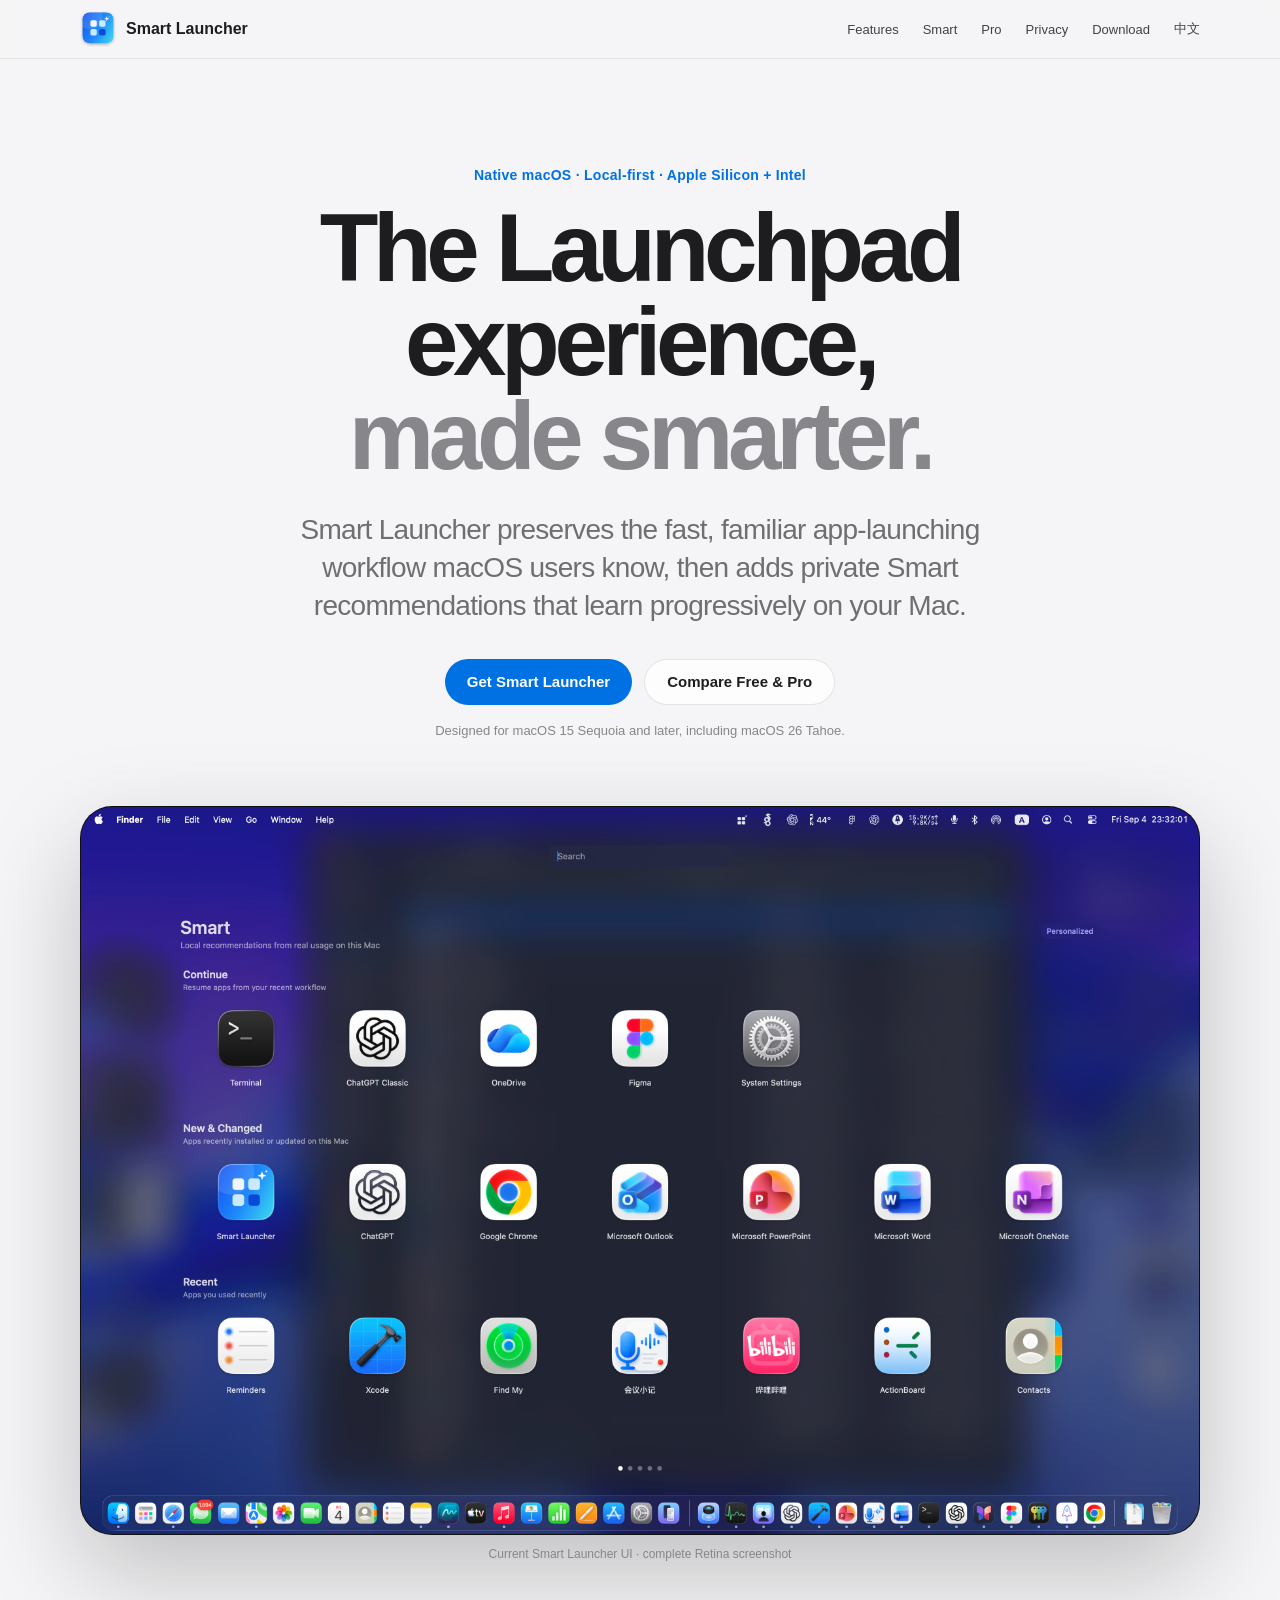
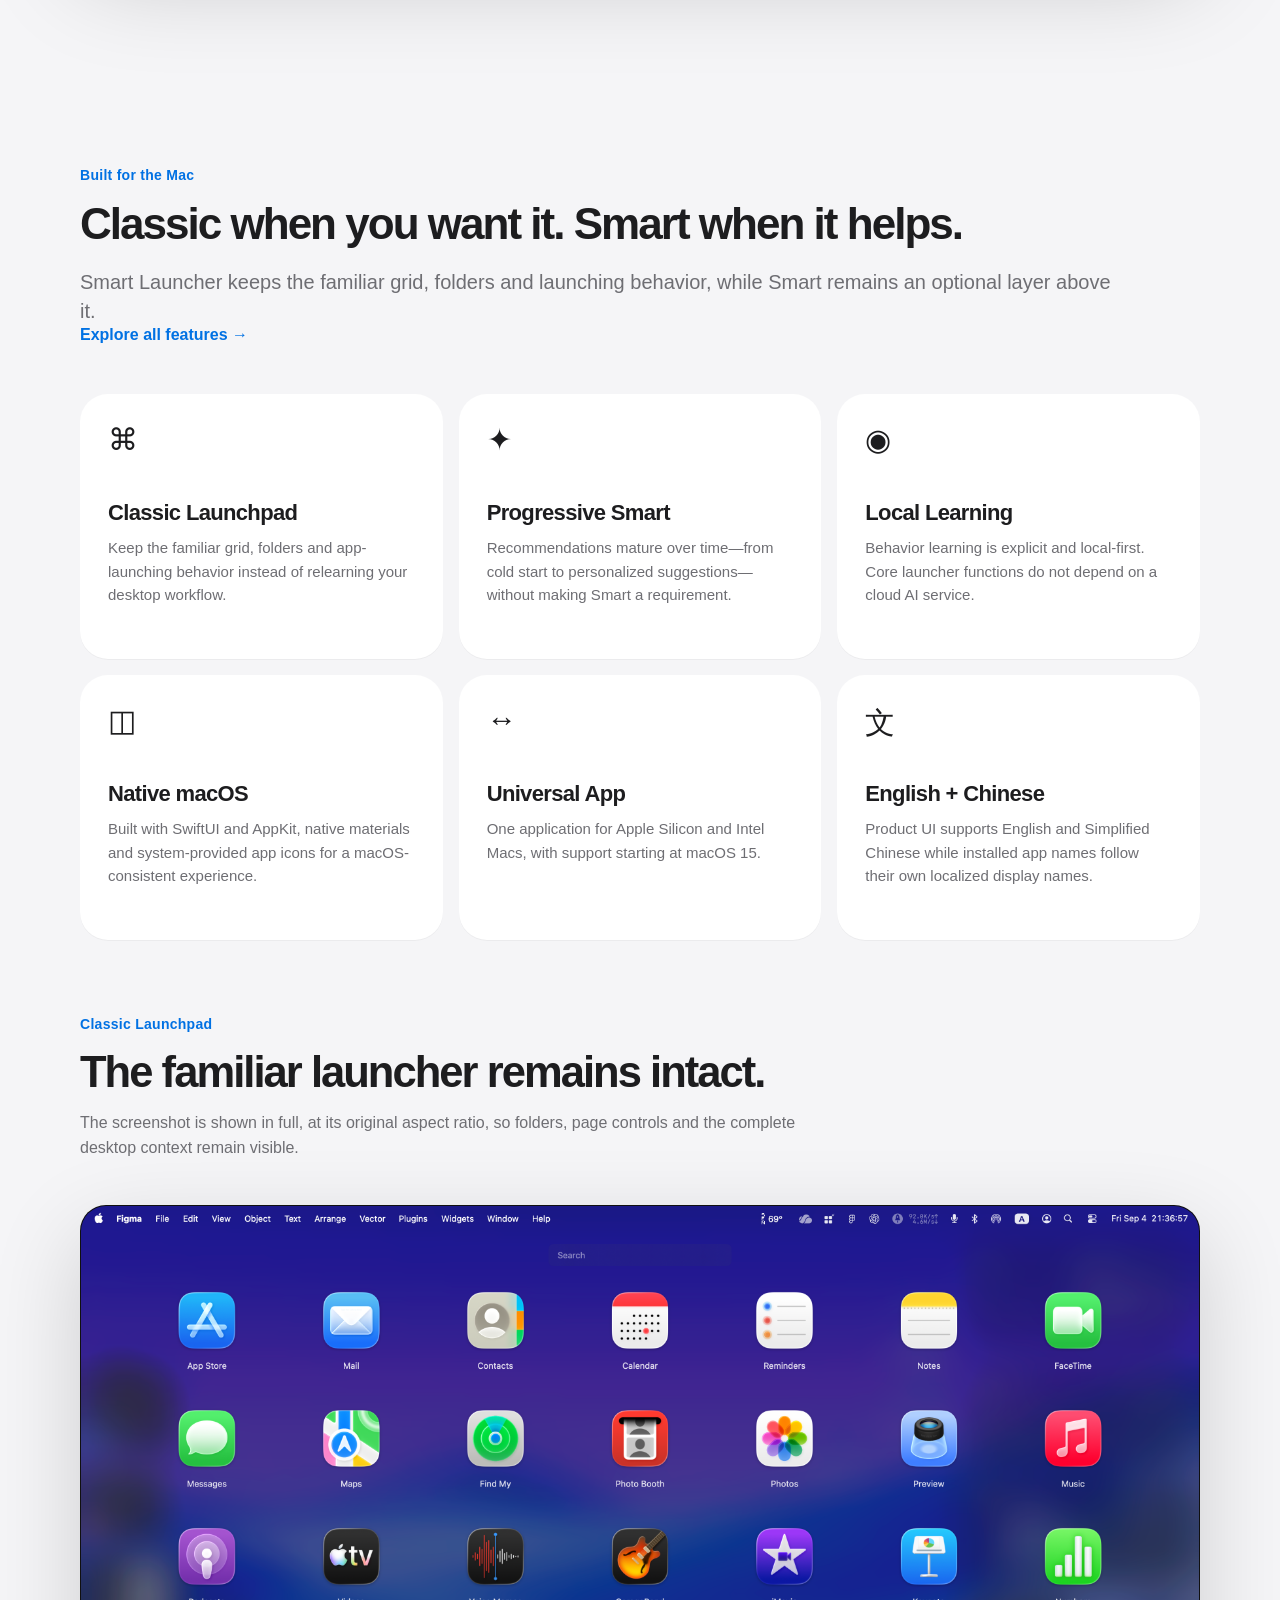
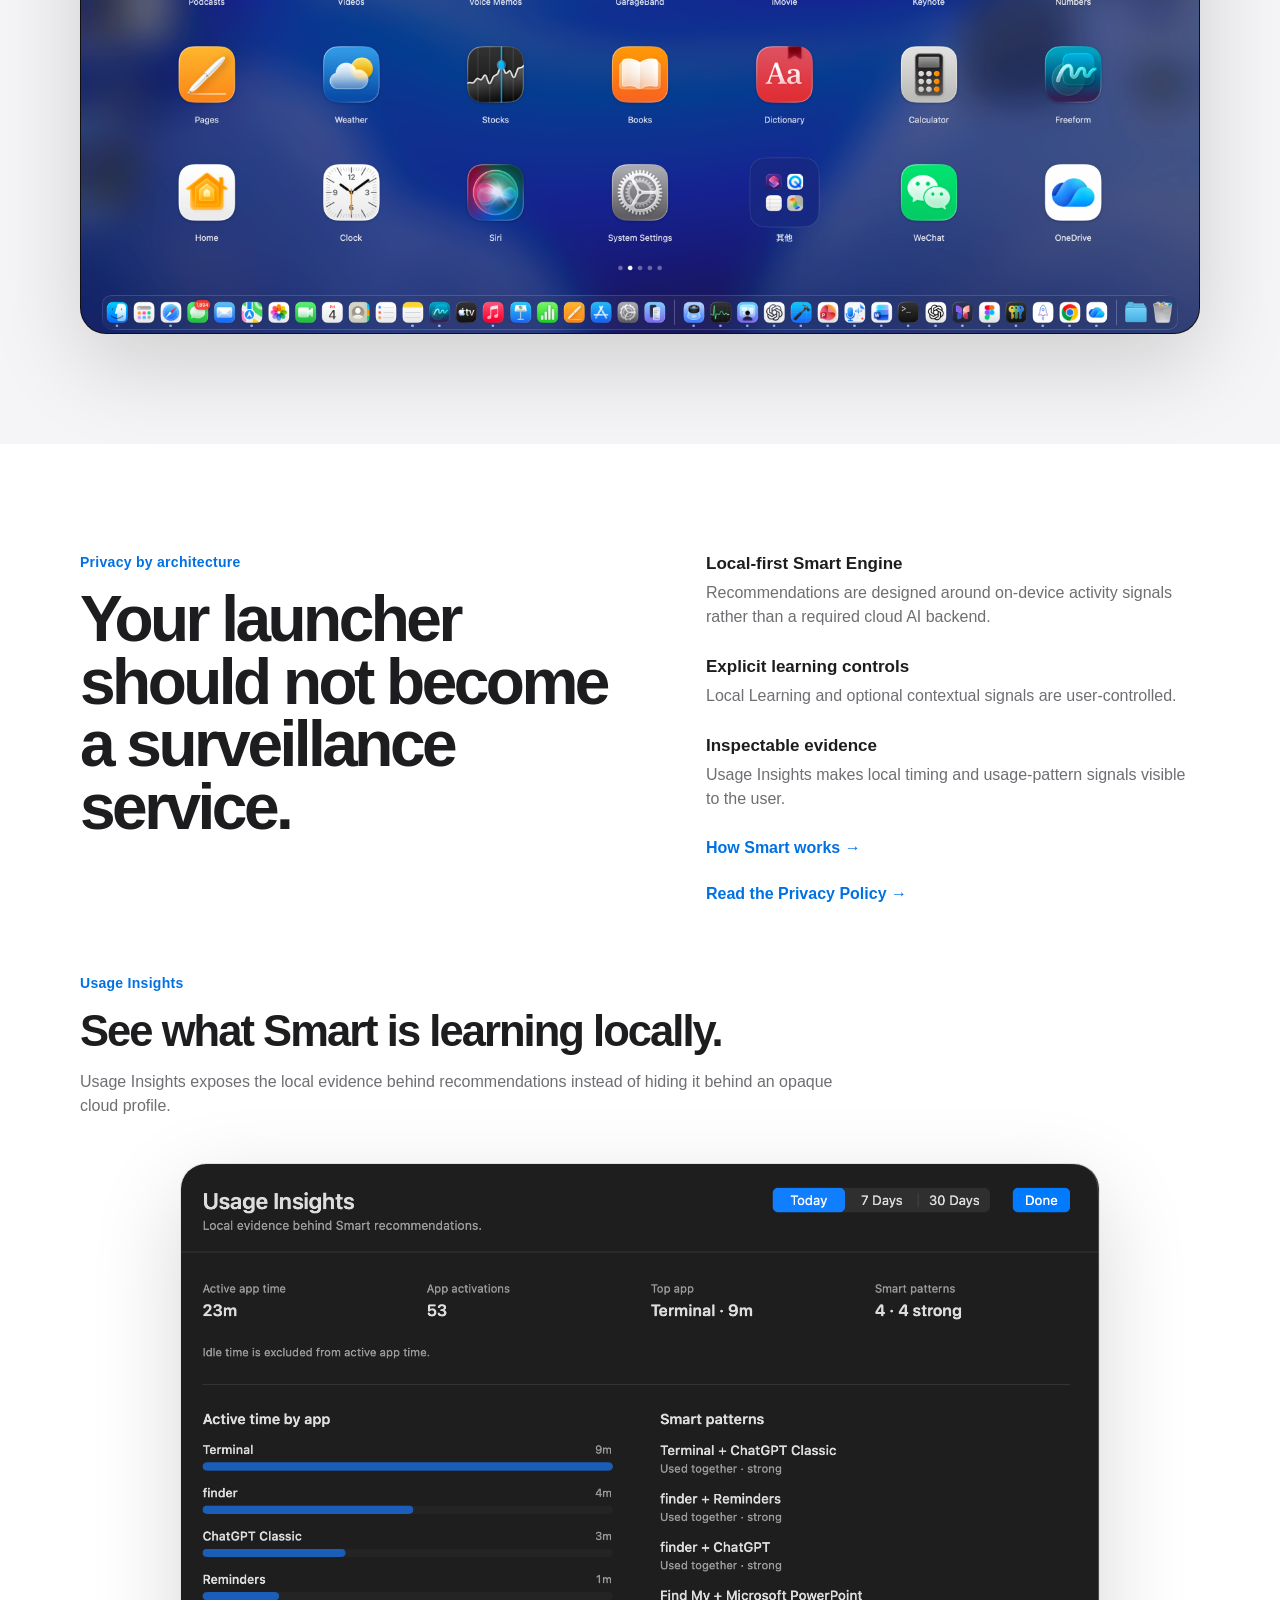
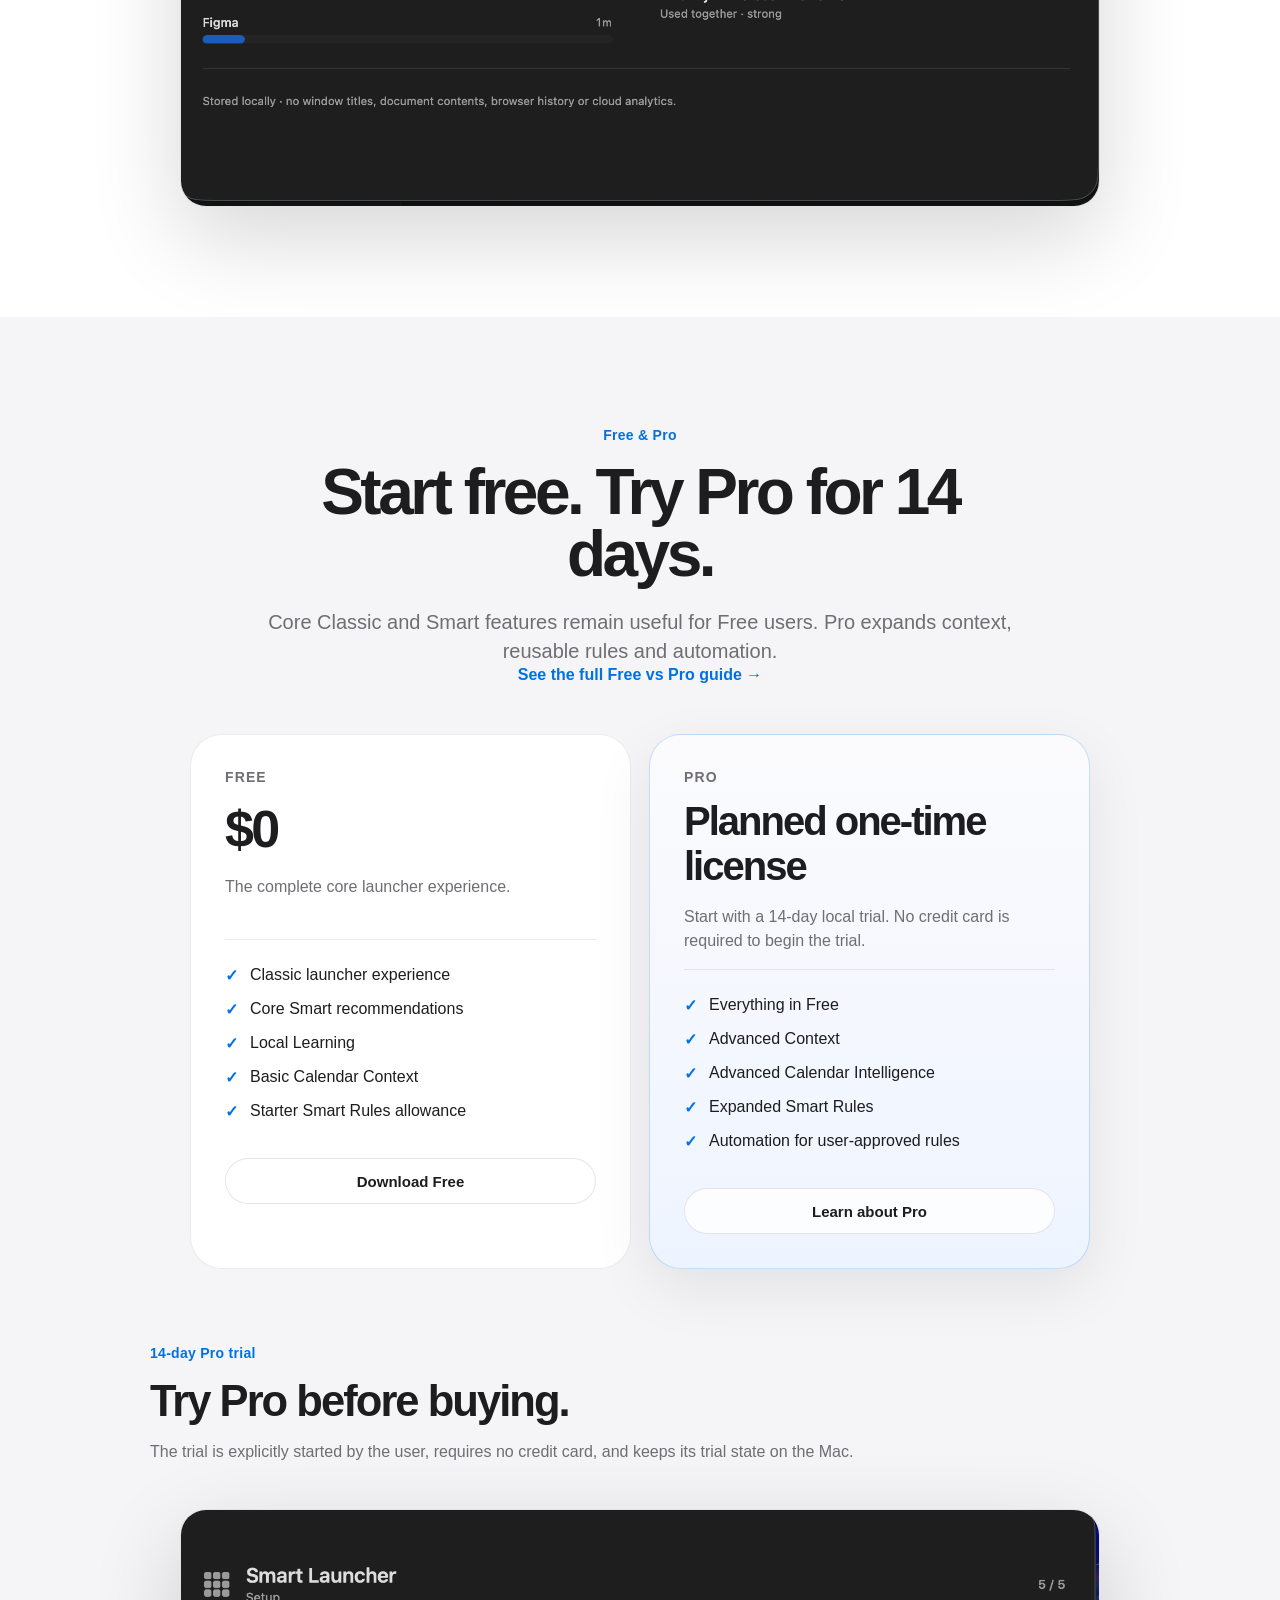
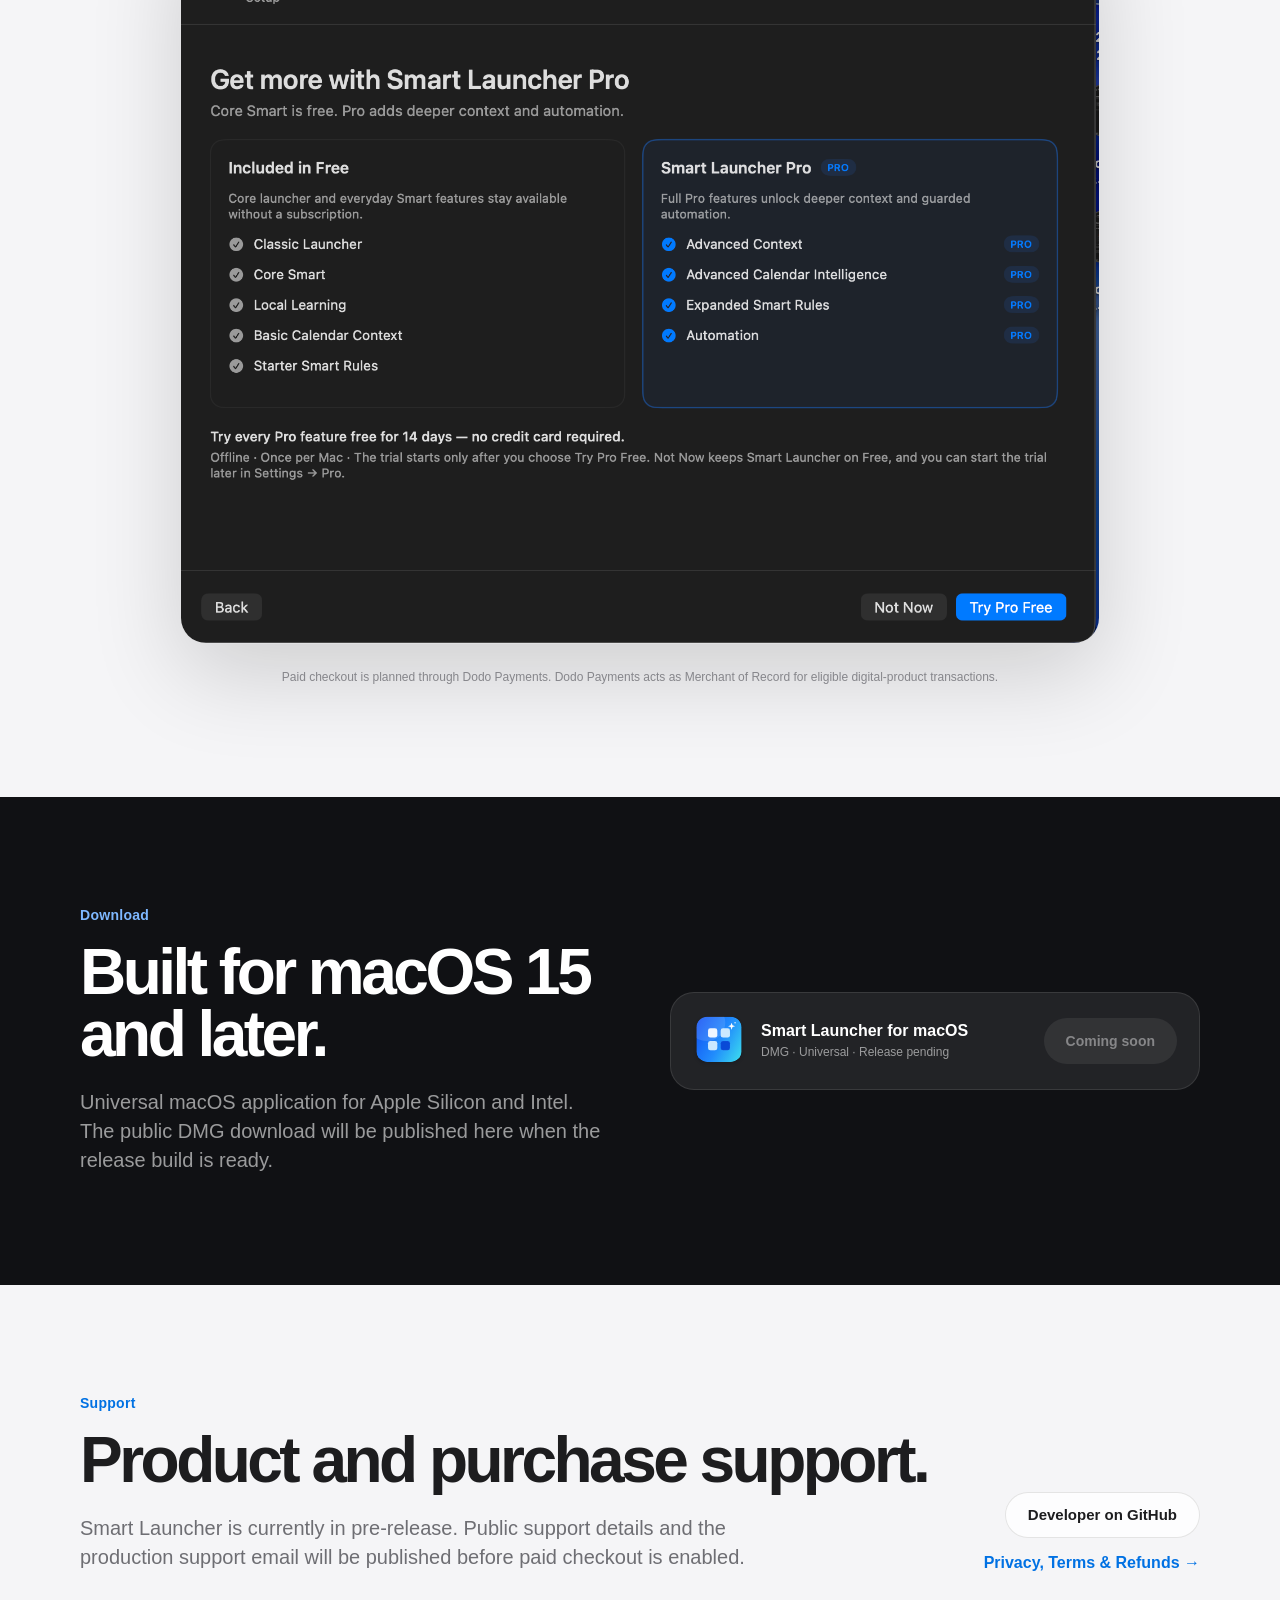
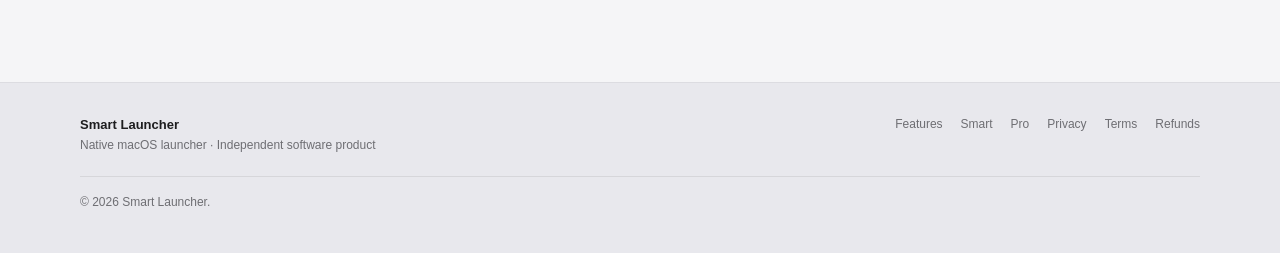
<file: index.html>
<!doctype html>
<html lang="en" data-page="home">
<head>
  <meta charset="utf-8">
  <meta name="viewport" content="width=device-width, initial-scale=1">
  <meta name="description" content="Smart Launcher is a native macOS launcher that keeps the familiar Launchpad experience and adds private, local-first Smart recommendations.">
  <meta name="theme-color" content="#f5f5f7">
  <link rel="alternate" hreflang="en" href="./index.html">
  <link rel="alternate" hreflang="zh-Hans" href="./index-zh.html">
  <title>Smart Launcher — A smarter Launchpad for macOS</title>
  <link rel="stylesheet" href="./assets/styles.css">
  <link rel="stylesheet" href="./assets/product-shots.css">
</head>
<body>
  <header class="site-header">
    <div class="shell nav-wrap">
      <a class="brand" href="#top" aria-label="Smart Launcher home"><span class="brand-mark" aria-hidden="true">SL</span><span>Smart Launcher</span></a>
      <nav class="nav-links" aria-label="Primary navigation"><a href="./features.html">Features</a><a href="./smart.html">Smart</a><a href="./pro.html">Pro</a><a href="./legal.html#privacy-policy">Privacy</a><a href="#download">Download</a><a class="language-switch" href="./index-zh.html" data-set-lang="zh-Hans" lang="zh-Hans">中文</a></nav>
    </div>
  </header>

  <main id="top">
    <section class="hero shell">
      <div class="eyebrow">Native macOS · Local-first · Apple Silicon + Intel</div>
      <h1>The Launchpad experience,<br><span>made smarter.</span></h1>
      <p class="hero-copy">Smart Launcher preserves the fast, familiar app-launching workflow macOS users know, then adds private Smart recommendations that learn progressively on your Mac.</p>
      <div class="hero-actions"><a class="button button-primary" href="#download">Get Smart Launcher</a><a class="button button-secondary" href="./pro.html">Compare Free &amp; Pro</a></div>
      <p class="compatibility">Designed for macOS 15 Sequoia and later, including macOS 26 Tahoe.</p>
      <figure class="product-shot product-shot-hero">
        <img src="./assets/screenshots/hero-smart-en.png" alt="Complete Smart Launcher Smart page on macOS" width="3420" height="2224" fetchpriority="high">
        <figcaption>Current Smart Launcher UI · complete Retina screenshot</figcaption>
      </figure>
    </section>

    <section id="features" class="section shell">
      <div class="section-heading"><div class="eyebrow">Built for the Mac</div><h2>Classic when you want it. Smart when it helps.</h2><p>Smart Launcher keeps the familiar grid, folders and launching behavior, while Smart remains an optional layer above it.</p><a class="text-link" href="./features.html">Explore all features →</a></div>
      <div class="feature-grid">
        <article class="feature-card"><div class="feature-symbol">⌘</div><h3>Classic Launchpad</h3><p>Keep the familiar grid, folders and app-launching behavior instead of relearning your desktop workflow.</p></article>
        <article class="feature-card"><div class="feature-symbol">✦</div><h3>Progressive Smart</h3><p>Recommendations mature over time—from cold start to personalized suggestions—without making Smart a requirement.</p></article>
        <article class="feature-card"><div class="feature-symbol">◉</div><h3>Local Learning</h3><p>Behavior learning is explicit and local-first. Core launcher functions do not depend on a cloud AI service.</p></article>
        <article class="feature-card"><div class="feature-symbol">◫</div><h3>Native macOS</h3><p>Built with SwiftUI and AppKit, native materials and system-provided app icons for a macOS-consistent experience.</p></article>
        <article class="feature-card"><div class="feature-symbol">↔</div><h3>Universal App</h3><p>One application for Apple Silicon and Intel Macs, with support starting at macOS 15.</p></article>
        <article class="feature-card"><div class="feature-symbol">文</div><h3>English + Chinese</h3><p>Product UI supports English and Simplified Chinese while installed app names follow their own localized display names.</p></article>
      </div>
      <div class="screenshot-section">
        <div class="screenshot-copy"><div class="eyebrow">Classic Launchpad</div><h3>The familiar launcher remains intact.</h3><p>The screenshot is shown in full, at its original aspect ratio, so folders, page controls and the complete desktop context remain visible.</p></div>
        <figure class="product-shot product-shot-full"><img src="./assets/screenshots/classic-en.png" alt="Complete Smart Launcher Classic page" width="3420" height="2224" loading="lazy"></figure>
      </div>
    </section>

    <section id="privacy" class="section section-soft">
      <div class="shell">
        <div class="privacy-layout">
          <div><div class="eyebrow">Privacy by architecture</div><h2>Your launcher should not become a surveillance service.</h2></div>
          <div class="privacy-points"><div><strong>Local-first Smart Engine</strong><span>Recommendations are designed around on-device activity signals rather than a required cloud AI backend.</span></div><div><strong>Explicit learning controls</strong><span>Local Learning and optional contextual signals are user-controlled.</span></div><div><strong>Inspectable evidence</strong><span>Usage Insights makes local timing and usage-pattern signals visible to the user.</span></div><a class="text-link" href="./smart.html">How Smart works →</a><a class="text-link" href="./legal.html#privacy-policy">Read the Privacy Policy →</a></div>
        </div>
        <div class="screenshot-section screenshot-section-soft">
          <div class="screenshot-copy"><div class="eyebrow">Usage Insights</div><h3>See what Smart is learning locally.</h3><p>Usage Insights exposes the local evidence behind recommendations instead of hiding it behind an opaque cloud profile.</p></div>
          <figure class="product-shot product-shot-window"><img src="./assets/screenshots/usage-insights.png" alt="Complete Usage Insights window" width="1786" height="1248" loading="lazy"></figure>
        </div>
      </div>
    </section>

    <section id="pricing" class="section shell">
      <div class="section-heading centered"><div class="eyebrow">Free &amp; Pro</div><h2>Start free. Try Pro for 14 days.</h2><p>Core Classic and Smart features remain useful for Free users. Pro expands context, reusable rules and automation.</p><a class="text-link" href="./pro.html">See the full Free vs Pro guide →</a></div>
      <div class="pricing-grid">
        <article class="price-card"><div class="price-kicker">Free</div><div class="price">$0</div><p class="price-copy">The complete core launcher experience.</p><ul><li>Classic launcher experience</li><li>Core Smart recommendations</li><li>Local Learning</li><li>Basic Calendar Context</li><li>Starter Smart Rules allowance</li></ul><a class="button button-secondary full" href="#download">Download Free</a></article>
        <article class="price-card price-card-pro"><div class="price-kicker">Pro</div><div class="price price-text">Planned one-time license</div><p class="price-copy">Start with a 14-day local trial. No credit card is required to begin the trial.</p><ul><li>Everything in Free</li><li>Advanced Context</li><li>Advanced Calendar Intelligence</li><li>Expanded Smart Rules</li><li>Automation for user-approved rules</li></ul><a class="button button-secondary full" href="./pro.html">Learn about Pro</a></article>
      </div>
      <div class="screenshot-section screenshot-section-trial">
        <div class="screenshot-copy"><div class="eyebrow">14-day Pro trial</div><h3>Try Pro before buying.</h3><p>The trial is explicitly started by the user, requires no credit card, and keeps its trial state on the Mac.</p></div>
        <figure class="product-shot product-shot-window"><img src="./assets/screenshots/pro-trial.png" alt="Complete Smart Launcher Pro trial setup window" width="1630" height="1302" loading="lazy"></figure>
      </div>
      <p class="pricing-note">Paid checkout is planned through Dodo Payments. Dodo Payments acts as Merchant of Record for eligible digital-product transactions.</p>
    </section>

    <section id="download" class="section section-dark"><div class="shell download-layout"><div><div class="eyebrow light">Download</div><h2>Built for macOS 15 and later.</h2><p>Universal macOS application for Apple Silicon and Intel. The public DMG download will be published here when the release build is ready.</p></div><div class="download-card"><div class="download-icon">SL</div><div><strong>Smart Launcher for macOS</strong><span>DMG · Universal · Release pending</span></div><span class="button button-disabled-dark" aria-disabled="true">Coming soon</span></div></div></section>
    <section id="support" class="section shell support-section"><div><div class="eyebrow">Support</div><h2>Product and purchase support.</h2><p>Smart Launcher is currently in pre-release. Public support details and the production support email will be published before paid checkout is enabled.</p></div><div class="support-links"><a class="button button-secondary" href="https://github.com/qianer-lab" rel="noreferrer">Developer on GitHub</a><a class="text-link" href="./legal.html">Privacy, Terms &amp; Refunds →</a></div></section>
  </main>

  <footer class="site-footer"><div class="shell footer-wrap"><div><strong>Smart Launcher</strong><span>Native macOS launcher · Independent software product</span></div><nav aria-label="Footer navigation"><a href="./features.html">Features</a><a href="./smart.html">Smart</a><a href="./pro.html">Pro</a><a href="./legal.html#privacy-policy">Privacy</a><a href="./legal.html#terms">Terms</a><a href="./legal.html#refund-policy">Refunds</a></nav><div class="copyright">© <span id="year">2026</span> Smart Launcher.</div></div></footer>
  <script src="./assets/site.js"></script>
</body>
</html>
</file>
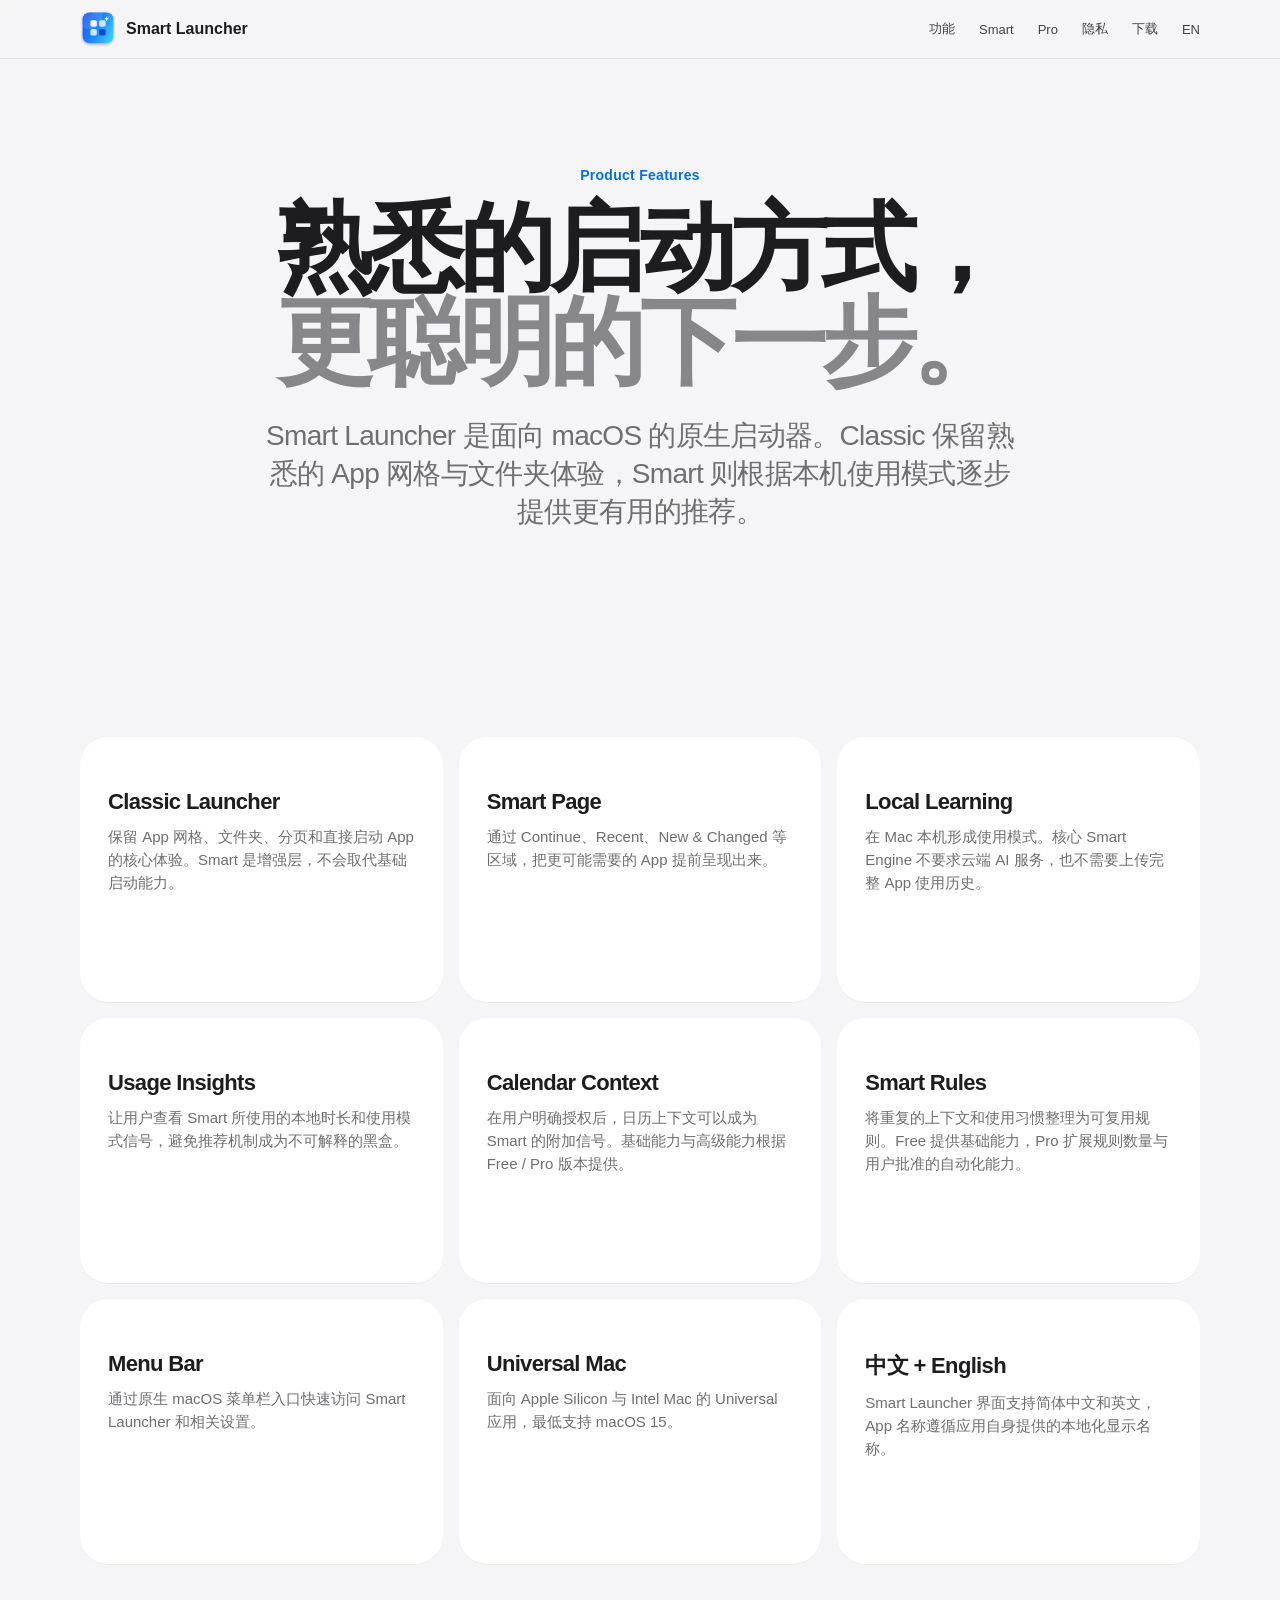
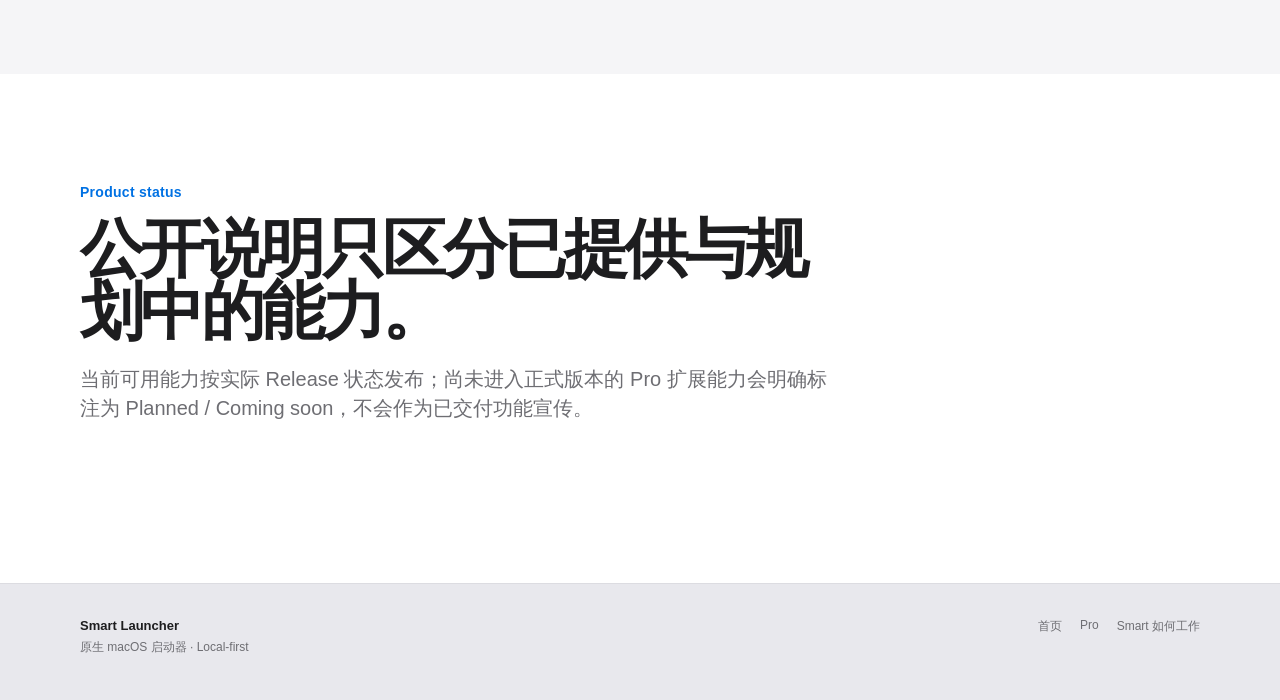
<file: features-zh.html>
<!doctype html><html lang="zh-Hans"><head><meta charset="utf-8"><meta name="viewport" content="width=device-width,initial-scale=1"><meta name="description" content="Smart Launcher 功能介绍：Classic、Smart Page、本地学习、Usage Insights、Calendar Context 与 Smart Rules。"><title>功能介绍 — Smart Launcher</title><link rel="stylesheet" href="./assets/styles.css"><link rel="stylesheet" href="./assets/product-shots.css"></head><body><header class="site-header"><div class="shell nav-wrap"><a class="brand" href="./index-zh.html"><span class="brand-mark">SL</span><span>Smart Launcher</span></a><nav class="nav-links"><a href="./features-zh.html">功能</a><a href="./smart-zh.html">Smart</a><a href="./pro-zh.html">Pro</a><a href="./legal-zh.html#privacy-policy">隐私</a><a href="./index-zh.html#download">下载</a><a href="./features.html">EN</a></nav></div></header><main><section class="hero shell"><div class="eyebrow">Product Features</div><h1>熟悉的启动方式，<br><span>更聪明的下一步。</span></h1><p class="hero-copy">Smart Launcher 是面向 macOS 的原生启动器。Classic 保留熟悉的 App 网格与文件夹体验，Smart 则根据本机使用模式逐步提供更有用的推荐。</p></section><section class="section shell"><div class="feature-grid"><article class="feature-card"><h3>Classic Launcher</h3><p>保留 App 网格、文件夹、分页和直接启动 App 的核心体验。Smart 是增强层，不会取代基础启动能力。</p></article><article class="feature-card"><h3>Smart Page</h3><p>通过 Continue、Recent、New &amp; Changed 等区域，把更可能需要的 App 提前呈现出来。</p></article><article class="feature-card"><h3>Local Learning</h3><p>在 Mac 本机形成使用模式。核心 Smart Engine 不要求云端 AI 服务，也不需要上传完整 App 使用历史。</p></article><article class="feature-card"><h3>Usage Insights</h3><p>让用户查看 Smart 所使用的本地时长和使用模式信号，避免推荐机制成为不可解释的黑盒。</p></article><article class="feature-card"><h3>Calendar Context</h3><p>在用户明确授权后，日历上下文可以成为 Smart 的附加信号。基础能力与高级能力根据 Free / Pro 版本提供。</p></article><article class="feature-card"><h3>Smart Rules</h3><p>将重复的上下文和使用习惯整理为可复用规则。Free 提供基础能力，Pro 扩展规则数量与用户批准的自动化能力。</p></article><article class="feature-card"><h3>Menu Bar</h3><p>通过原生 macOS 菜单栏入口快速访问 Smart Launcher 和相关设置。</p></article><article class="feature-card"><h3>Universal Mac</h3><p>面向 Apple Silicon 与 Intel Mac 的 Universal 应用，最低支持 macOS 15。</p></article><article class="feature-card"><h3>中文 + English</h3><p>Smart Launcher 界面支持简体中文和英文，App 名称遵循应用自身提供的本地化显示名称。</p></article></div></section><section class="section section-soft"><div class="shell"><div class="section-heading"><div class="eyebrow">Product status</div><h2>公开说明只区分已提供与规划中的能力。</h2><p>当前可用能力按实际 Release 状态发布；尚未进入正式版本的 Pro 扩展能力会明确标注为 Planned / Coming soon，不会作为已交付功能宣传。</p></div></div></section></main><footer class="site-footer"><div class="shell footer-wrap"><div><strong>Smart Launcher</strong><span>原生 macOS 启动器 · Local-first</span></div><nav><a href="./index-zh.html">首页</a><a href="./pro-zh.html">Pro</a><a href="./smart-zh.html">Smart 如何工作</a></nav></div></footer></body></html>
</file>
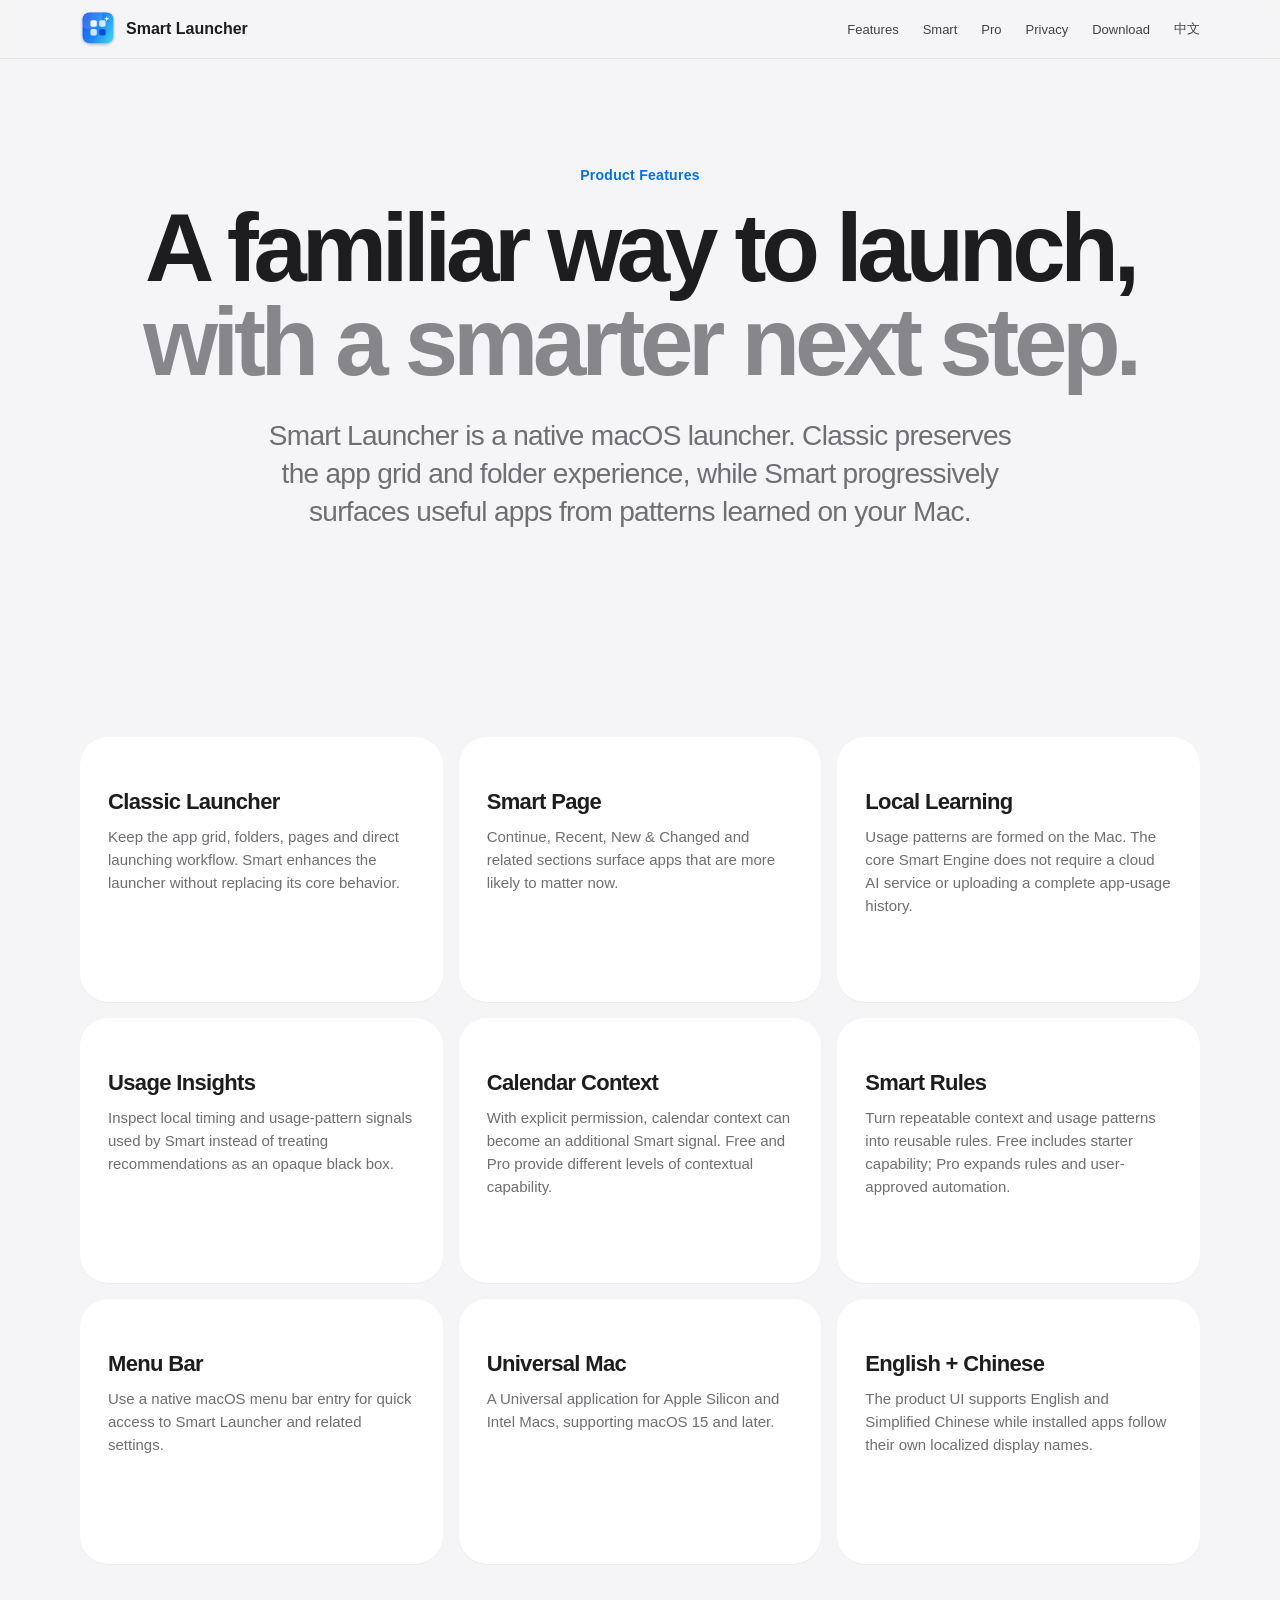
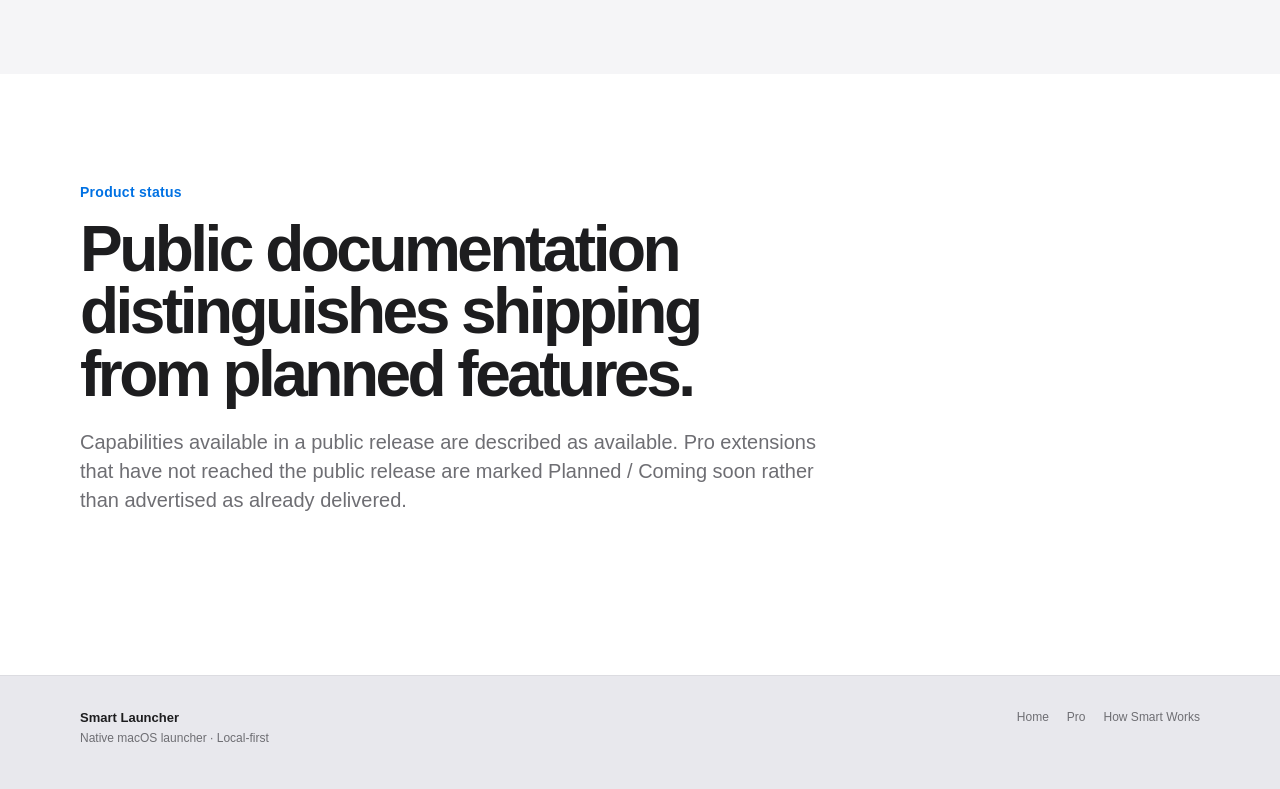
<file: features.html>
<!doctype html><html lang="en"><head><meta charset="utf-8"><meta name="viewport" content="width=device-width,initial-scale=1"><meta name="description" content="Explore Smart Launcher features: Classic, Smart Page, Local Learning, Usage Insights, Calendar Context and Smart Rules."><title>Features — Smart Launcher</title><link rel="stylesheet" href="./assets/styles.css"><link rel="stylesheet" href="./assets/product-shots.css"></head><body><header class="site-header"><div class="shell nav-wrap"><a class="brand" href="./index.html"><span class="brand-mark">SL</span><span>Smart Launcher</span></a><nav class="nav-links"><a href="./features.html">Features</a><a href="./smart.html">Smart</a><a href="./pro.html">Pro</a><a href="./legal.html#privacy-policy">Privacy</a><a href="./index.html#download">Download</a><a href="./features-zh.html">中文</a></nav></div></header><main><section class="hero shell"><div class="eyebrow">Product Features</div><h1>A familiar way to launch,<br><span>with a smarter next step.</span></h1><p class="hero-copy">Smart Launcher is a native macOS launcher. Classic preserves the app grid and folder experience, while Smart progressively surfaces useful apps from patterns learned on your Mac.</p></section><section class="section shell"><div class="feature-grid"><article class="feature-card"><h3>Classic Launcher</h3><p>Keep the app grid, folders, pages and direct launching workflow. Smart enhances the launcher without replacing its core behavior.</p></article><article class="feature-card"><h3>Smart Page</h3><p>Continue, Recent, New &amp; Changed and related sections surface apps that are more likely to matter now.</p></article><article class="feature-card"><h3>Local Learning</h3><p>Usage patterns are formed on the Mac. The core Smart Engine does not require a cloud AI service or uploading a complete app-usage history.</p></article><article class="feature-card"><h3>Usage Insights</h3><p>Inspect local timing and usage-pattern signals used by Smart instead of treating recommendations as an opaque black box.</p></article><article class="feature-card"><h3>Calendar Context</h3><p>With explicit permission, calendar context can become an additional Smart signal. Free and Pro provide different levels of contextual capability.</p></article><article class="feature-card"><h3>Smart Rules</h3><p>Turn repeatable context and usage patterns into reusable rules. Free includes starter capability; Pro expands rules and user-approved automation.</p></article><article class="feature-card"><h3>Menu Bar</h3><p>Use a native macOS menu bar entry for quick access to Smart Launcher and related settings.</p></article><article class="feature-card"><h3>Universal Mac</h3><p>A Universal application for Apple Silicon and Intel Macs, supporting macOS 15 and later.</p></article><article class="feature-card"><h3>English + Chinese</h3><p>The product UI supports English and Simplified Chinese while installed apps follow their own localized display names.</p></article></div></section><section class="section section-soft"><div class="shell"><div class="section-heading"><div class="eyebrow">Product status</div><h2>Public documentation distinguishes shipping from planned features.</h2><p>Capabilities available in a public release are described as available. Pro extensions that have not reached the public release are marked Planned / Coming soon rather than advertised as already delivered.</p></div></div></section></main><footer class="site-footer"><div class="shell footer-wrap"><div><strong>Smart Launcher</strong><span>Native macOS launcher · Local-first</span></div><nav><a href="./index.html">Home</a><a href="./pro.html">Pro</a><a href="./smart.html">How Smart Works</a></nav></div></footer></body></html>
</file>
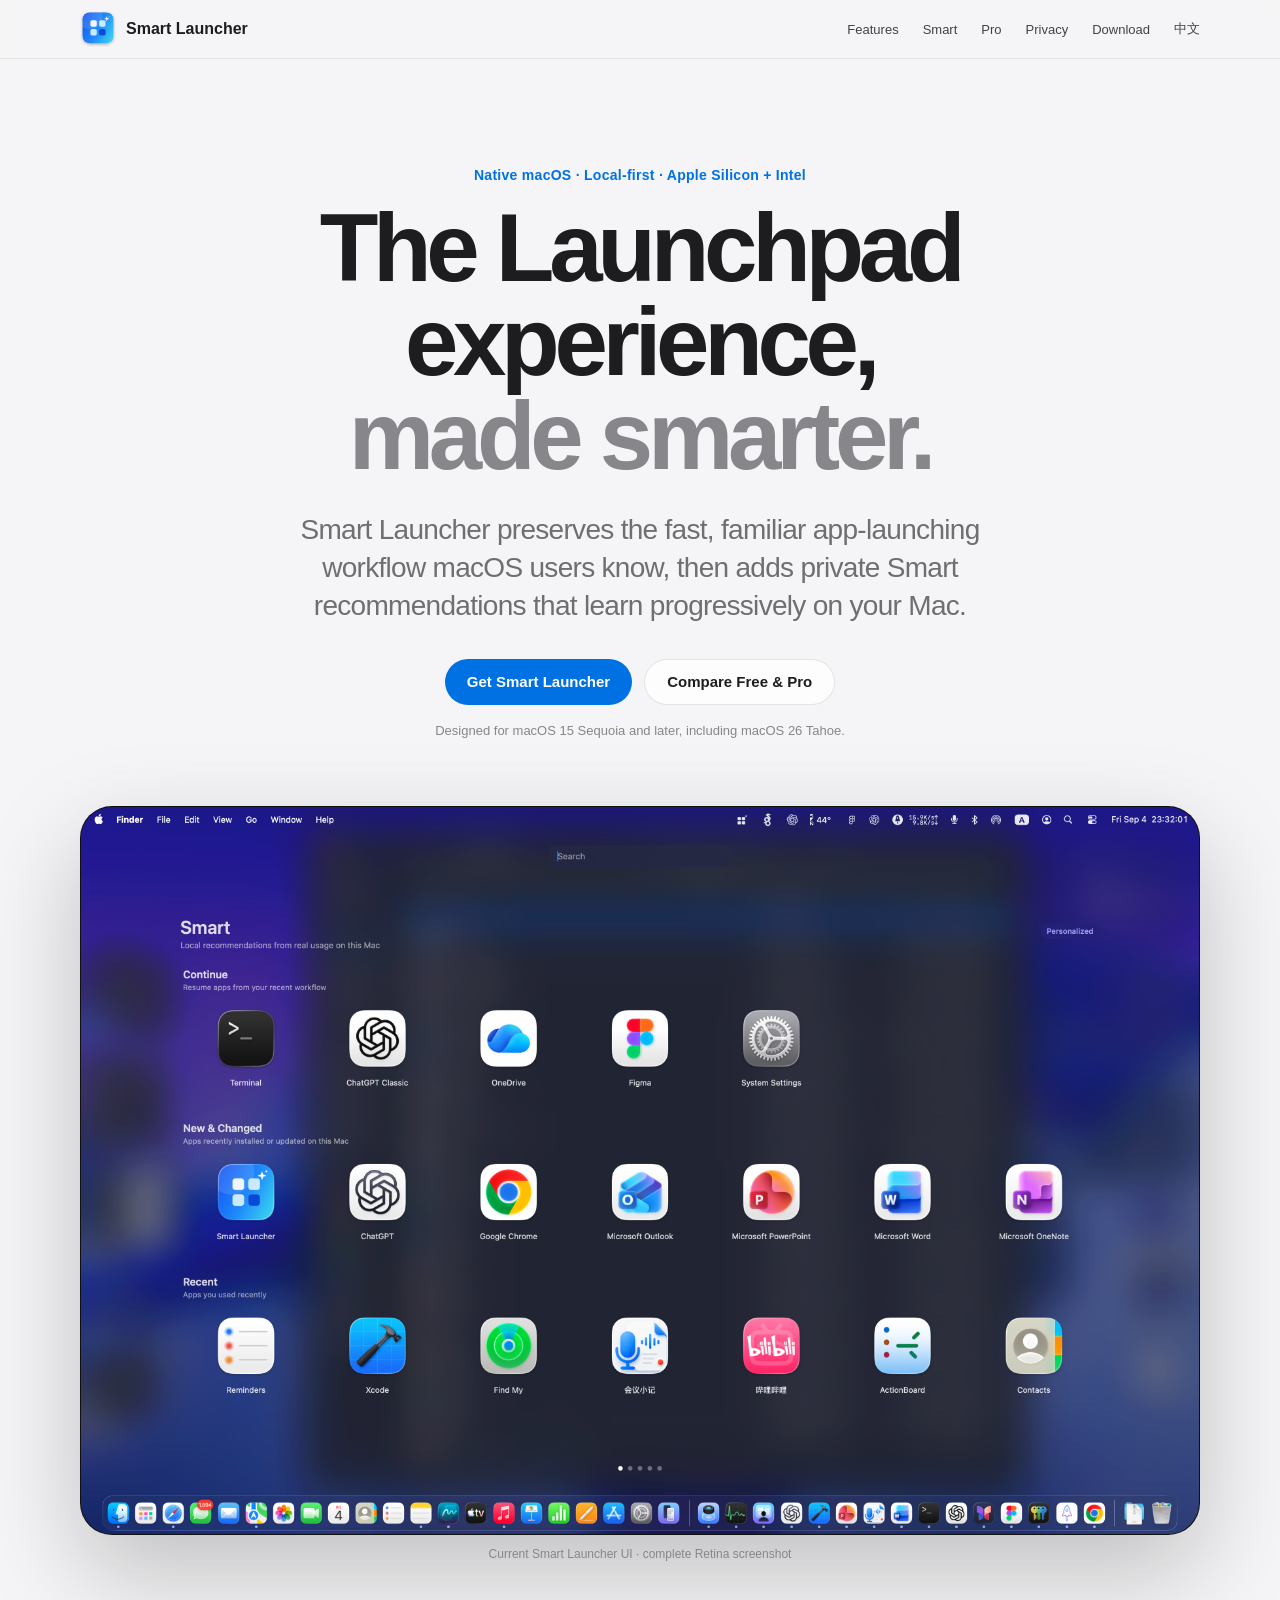
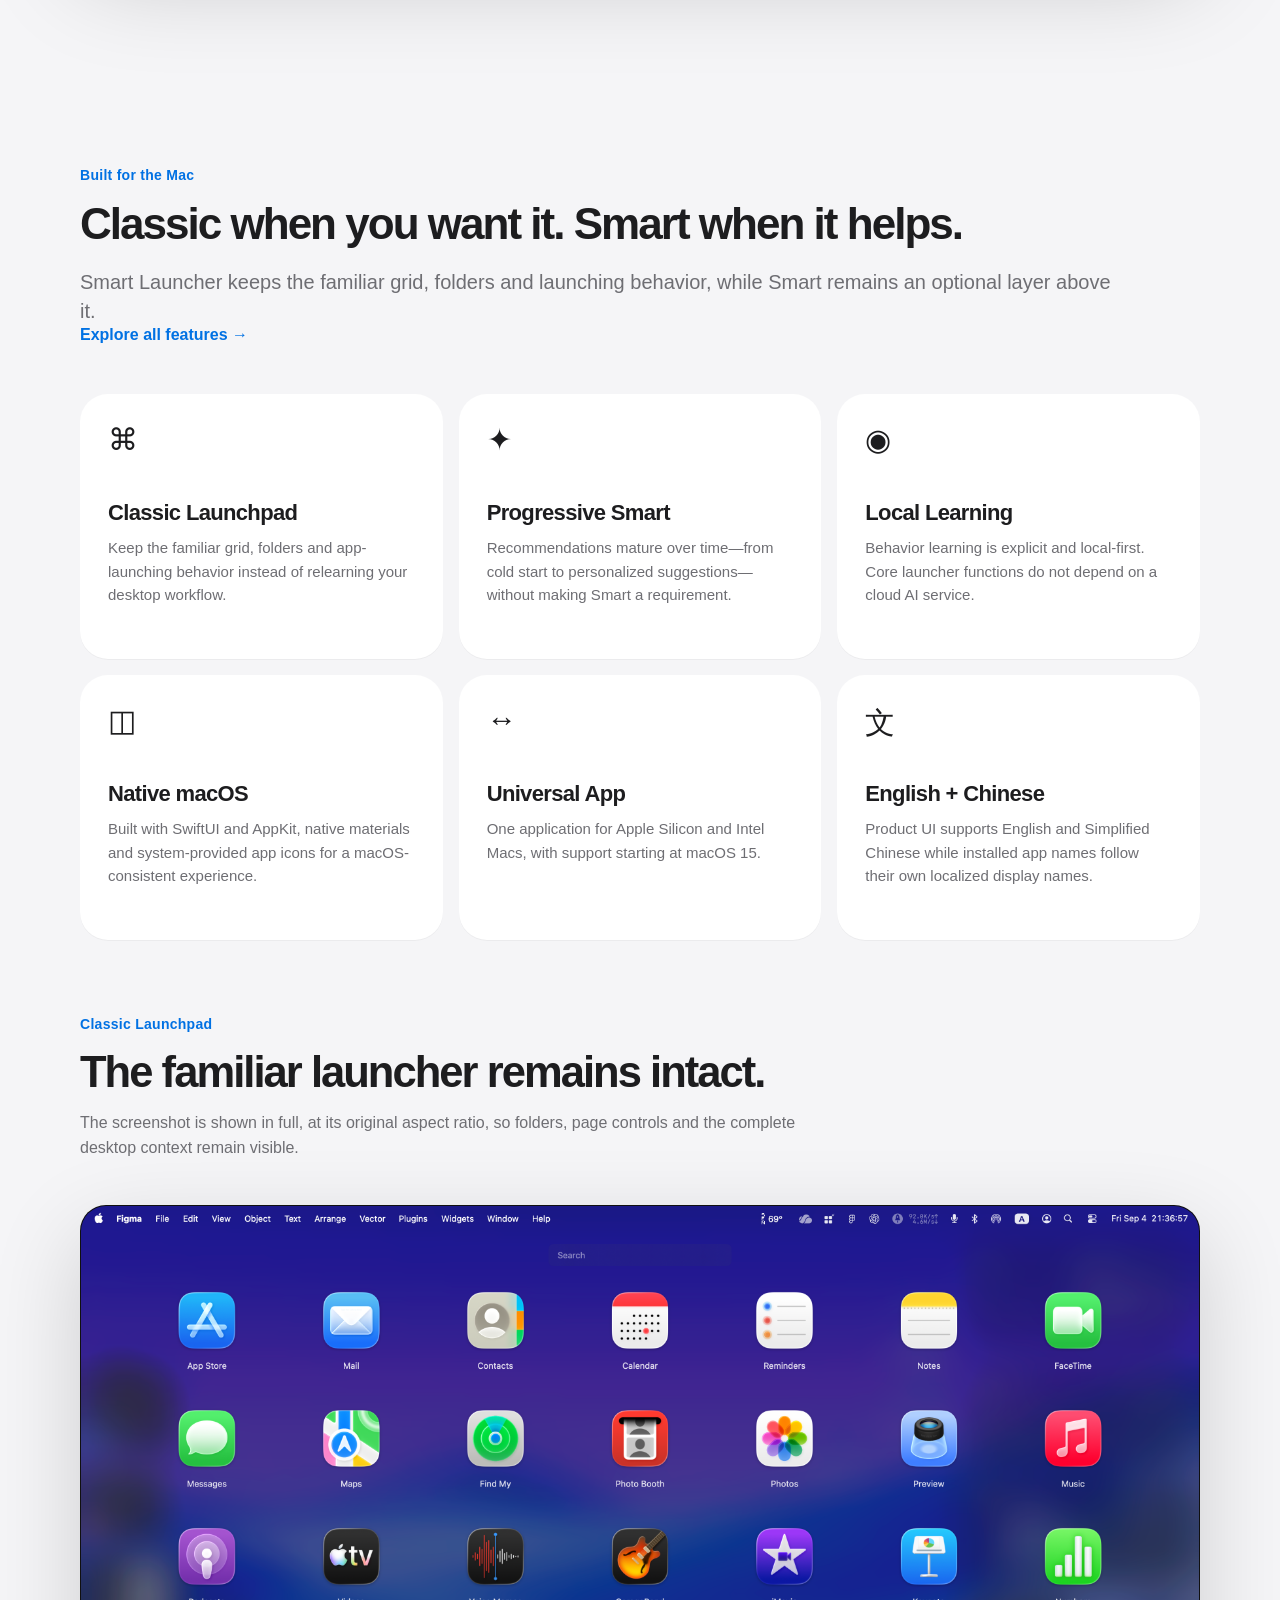
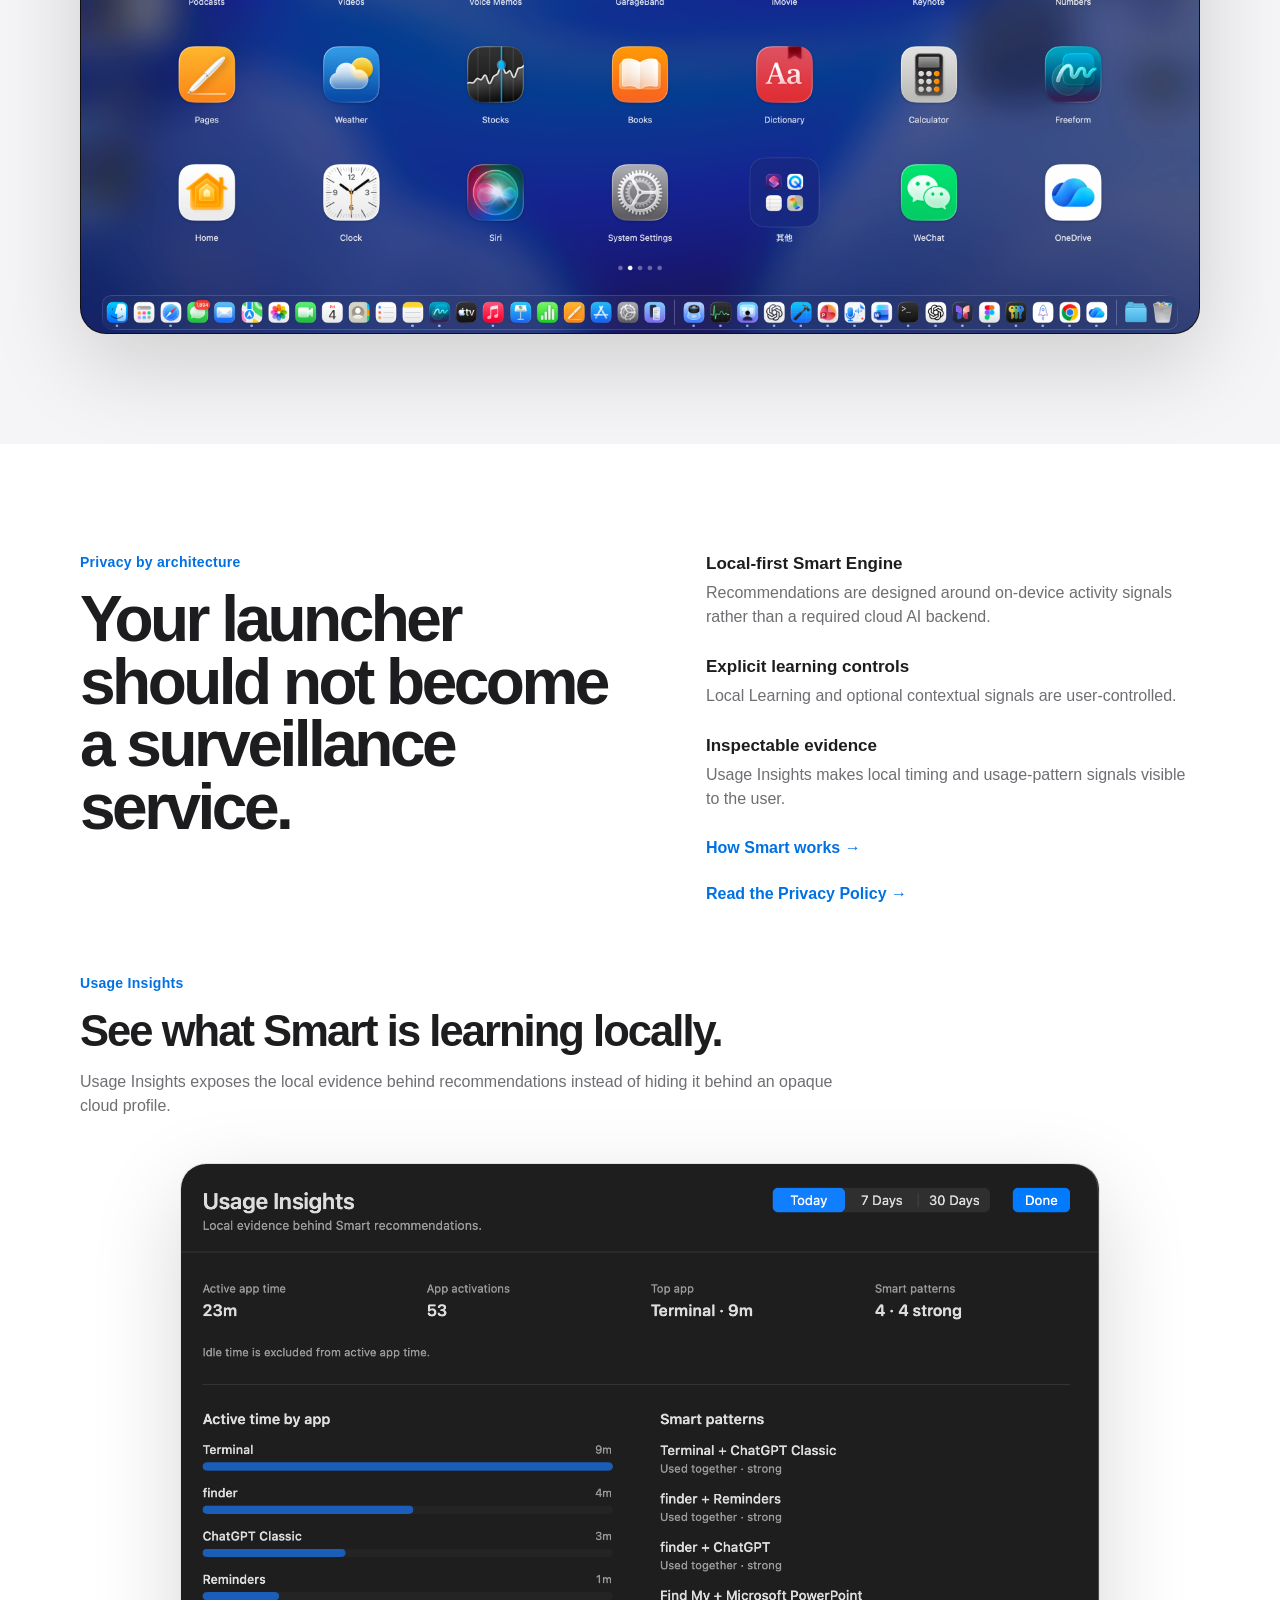
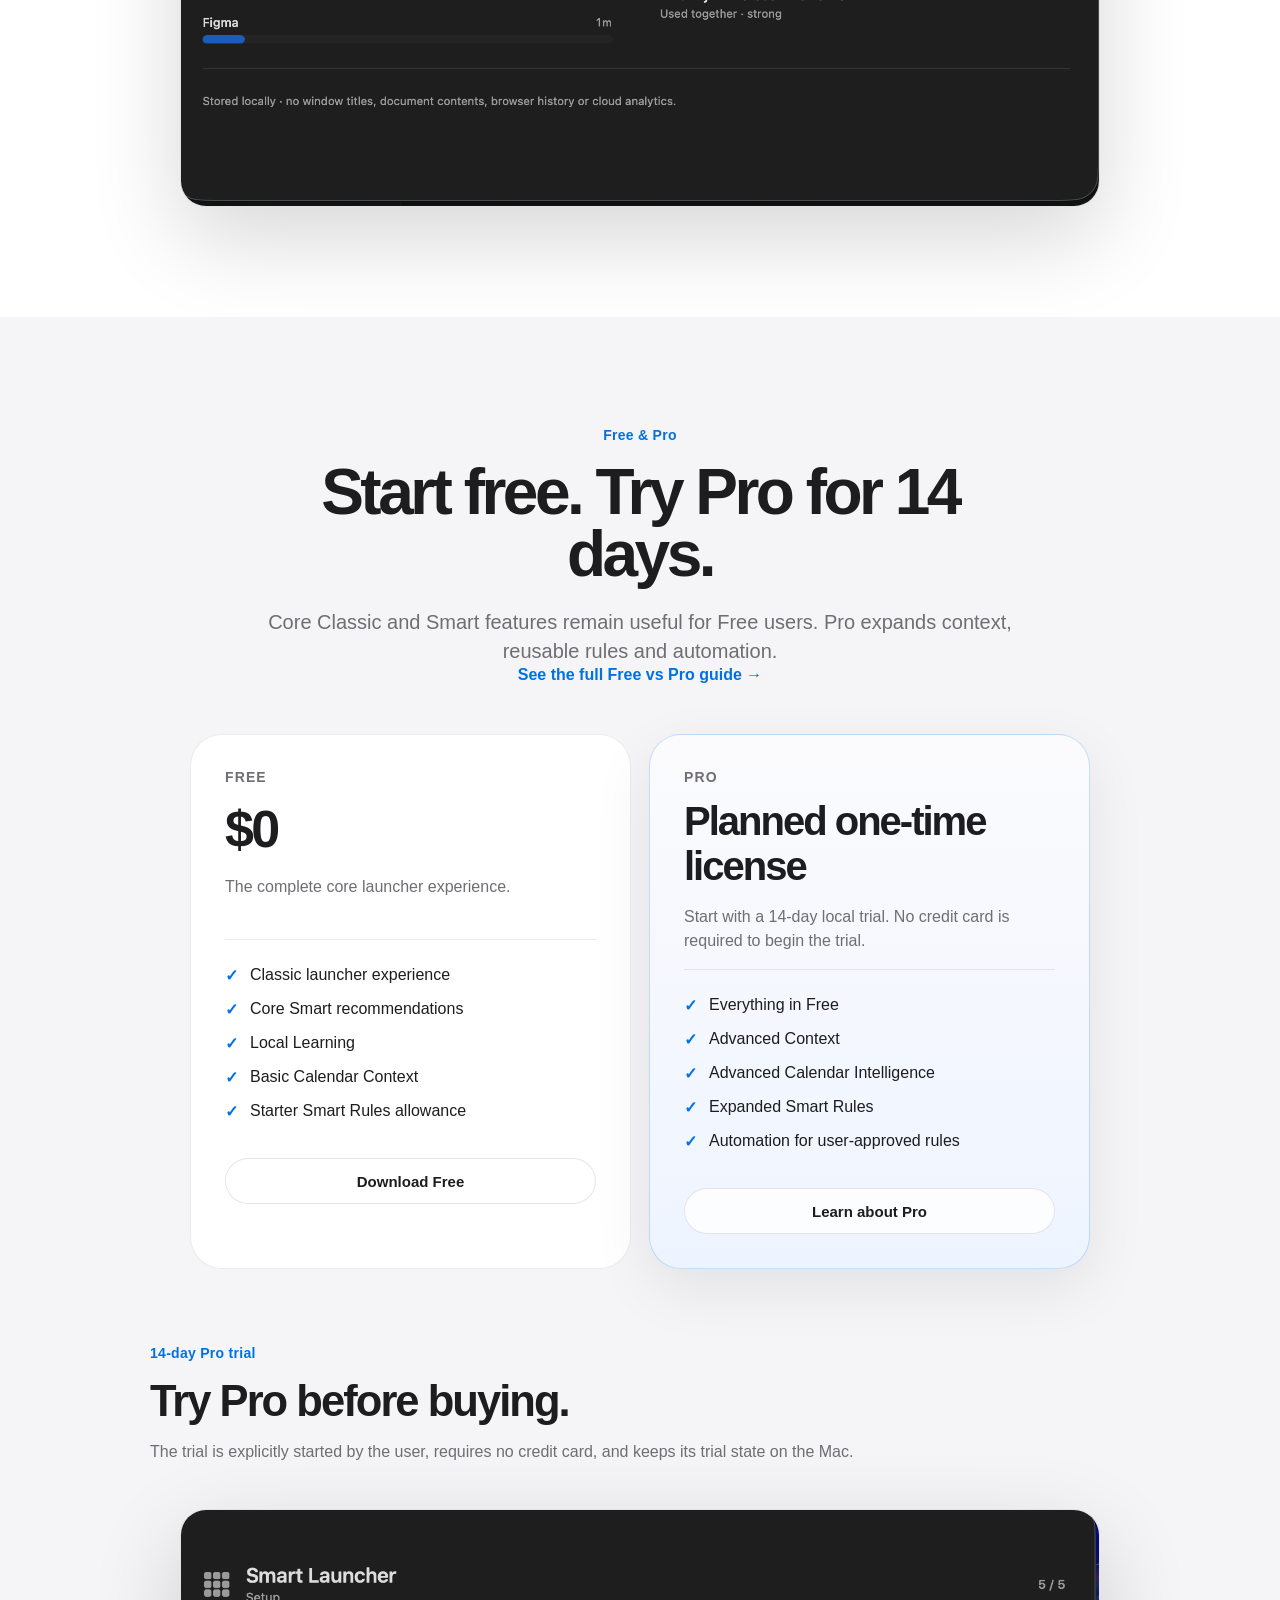
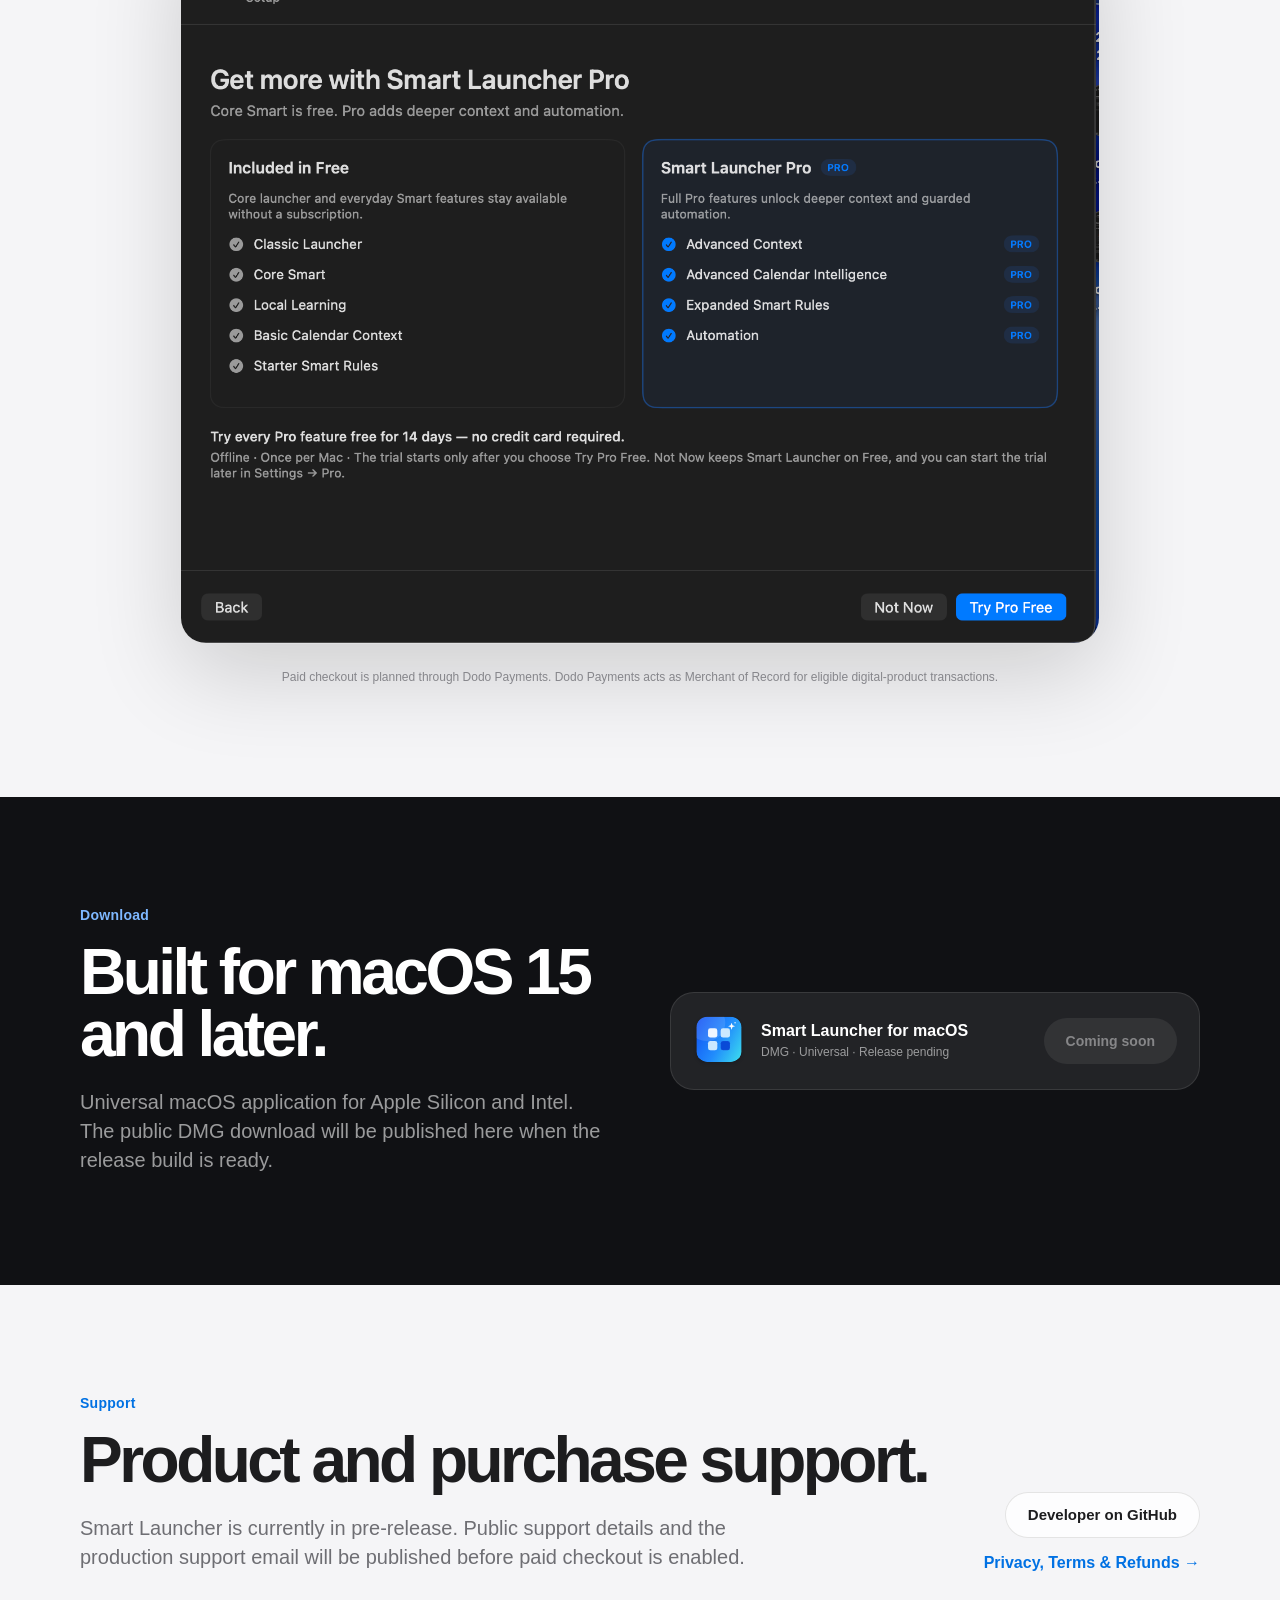
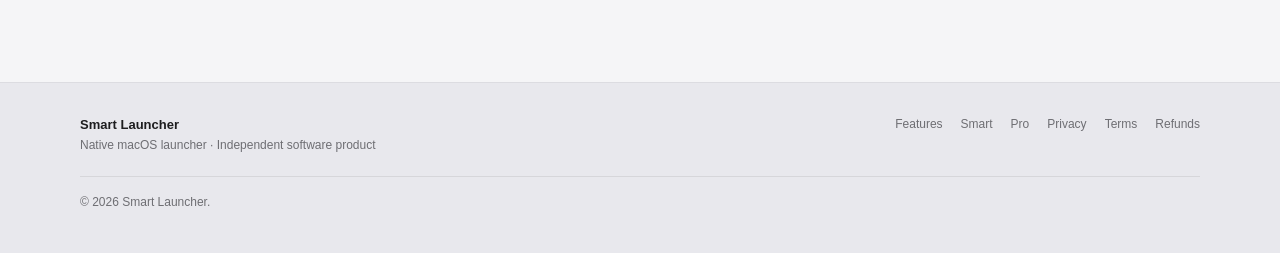
<file: index-zh.html>
<!doctype html>
<html lang="zh-Hans" data-page="home">
<head>
  <meta charset="utf-8">
  <meta name="viewport" content="width=device-width, initial-scale=1">
  <meta name="description" content="Smart Launcher 是一款原生 macOS 启动器，保留熟悉的 Launchpad 体验，并加入隐私优先、本地运行的 Smart 推荐。">
  <meta name="theme-color" content="#f5f5f7">
  <link rel="alternate" hreflang="en" href="./index.html">
  <link rel="alternate" hreflang="zh-Hans" href="./index-zh.html">
  <title>Smart Launcher — 更聪明的 macOS Launchpad</title>
  <link rel="stylesheet" href="./assets/styles.css">
  <link rel="stylesheet" href="./assets/product-shots.css">
</head>
<body>
  <header class="site-header"><div class="shell nav-wrap"><a class="brand" href="#top" aria-label="Smart Launcher 首页"><span class="brand-mark" aria-hidden="true">SL</span><span>Smart Launcher</span></a><nav class="nav-links" aria-label="主导航"><a href="./features-zh.html">功能</a><a href="./smart-zh.html">Smart</a><a href="./pro-zh.html">Pro</a><a href="./legal-zh.html#privacy-policy">隐私</a><a href="#download">下载</a><a class="language-switch" href="./index.html" data-set-lang="en" lang="en">EN</a></nav></div></header>

  <main id="top">
    <section class="hero shell">
      <div class="eyebrow">原生 macOS · Local-first · Apple Silicon + Intel</div>
      <h1>熟悉的 Launchpad，<br><span>现在更聪明。</span></h1>
      <p class="hero-copy">Smart Launcher 保留 macOS 用户熟悉、快速的 App 启动体验，并加入完全以本机为核心、会逐步学习使用习惯的 Smart 推荐。</p>
      <div class="hero-actions"><a class="button button-primary" href="#download">获取 Smart Launcher</a><a class="button button-secondary" href="./pro-zh.html">比较 Free 与 Pro</a></div>
      <p class="compatibility">支持 macOS 15 Sequoia 及以上版本，包括 macOS 26 Tahoe。</p>
      <figure class="product-shot product-shot-hero"><img src="./assets/screenshots/hero-smart-zh.png" alt="完整 Smart Launcher Smart 页面" width="3420" height="2224" fetchpriority="high"><figcaption>当前 Smart Launcher 实机界面 · 完整 Retina 截图</figcaption></figure>
    </section>

    <section id="features" class="section shell">
      <div class="section-heading"><div class="eyebrow">为 Mac 而生</div><h2>需要熟悉感时用 Classic，需要帮助时用 Smart。</h2><p>Smart Launcher 保留熟悉的网格、文件夹和启动方式，Smart 只是建立在其上的可选增强层。</p><a class="text-link" href="./features-zh.html">查看完整功能介绍 →</a></div>
      <div class="feature-grid">
        <article class="feature-card"><div class="feature-symbol">⌘</div><h3>经典 Launchpad</h3><p>保留熟悉的网格、文件夹和 App 启动方式，不需要重新学习桌面工作流。</p></article>
        <article class="feature-card"><div class="feature-symbol">✦</div><h3>渐进式 Smart</h3><p>推荐会从冷启动逐步成长到个性化状态，但 Smart 从来不是使用启动器的前提。</p></article>
        <article class="feature-card"><div class="feature-symbol">◉</div><h3>本地学习</h3><p>行为学习由用户明确控制，并以本地处理为核心；核心 Smart Engine 不依赖云端 AI 服务。</p></article>
        <article class="feature-card"><div class="feature-symbol">◫</div><h3>原生 macOS</h3><p>使用 SwiftUI 与 AppKit、原生材质以及系统提供的 App 图标，保持一致的 macOS 体验。</p></article>
        <article class="feature-card"><div class="feature-symbol">↔</div><h3>Universal App</h3><p>同一个应用同时支持 Apple Silicon 与 Intel Mac，最低支持 macOS 15。</p></article>
        <article class="feature-card"><div class="feature-symbol">文</div><h3>中英文支持</h3><p>产品界面支持英文和简体中文，已安装 App 名称遵循各应用自身提供的本地化显示名称。</p></article>
      </div>
      <div class="screenshot-section">
        <div class="screenshot-copy"><div class="eyebrow">Classic Launchpad</div><h3>熟悉的启动器体验完整保留。</h3><p>截图按原始比例完整展示，文件夹、分页控制和完整桌面上下文都保留，不再裁切或拼图。</p></div>
        <figure class="product-shot product-shot-full"><img src="./assets/screenshots/classic-en.png" alt="完整 Smart Launcher Classic 页面" width="3420" height="2224" loading="lazy"></figure>
      </div>
    </section>

    <section id="privacy" class="section section-soft">
      <div class="shell">
        <div class="privacy-layout"><div><div class="eyebrow">隐私来自架构本身</div><h2>你的启动器，不应该变成行为监控服务。</h2></div><div class="privacy-points"><div><strong>Local-first Smart Engine</strong><span>推荐围绕设备本地的活动信号构建，而不是依赖必须联网的云端 AI 后端。</span></div><div><strong>明确的学习控制</strong><span>本地学习以及可选的上下文信号都由用户控制。</span></div><div><strong>可查看的推荐依据</strong><span>Usage Insights 会把本地时长与使用模式信号直接展示给用户。</span></div><a class="text-link" href="./smart-zh.html">Smart 如何工作 →</a><a class="text-link" href="./legal-zh.html#privacy-policy">阅读隐私政策 →</a></div></div>
        <div class="screenshot-section screenshot-section-soft">
          <div class="screenshot-copy"><div class="eyebrow">Usage Insights</div><h3>Smart 在本机学到了什么，可以直接查看。</h3><p>Usage Insights 展示推荐所依据的本地使用证据，而不是把行为数据隐藏在一个不可见的云端画像里。</p></div>
          <figure class="product-shot product-shot-window"><img src="./assets/screenshots/usage-insights.png" alt="完整 Usage Insights 窗口" width="1786" height="1248" loading="lazy"></figure>
        </div>
      </div>
    </section>

    <section id="pricing" class="section shell">
      <div class="section-heading centered"><div class="eyebrow">Free &amp; Pro</div><h2>从 Free 开始，Pro 可以免费试用 14 天。</h2><p>Classic 和核心 Smart 在 Free 中保持可用；Pro 扩展上下文、可复用规则和自动化能力。</p><a class="text-link" href="./pro-zh.html">查看完整 Free / Pro 说明 →</a></div>
      <div class="pricing-grid"><article class="price-card"><div class="price-kicker">Free</div><div class="price">$0</div><p class="price-copy">完整的核心启动器体验。</p><ul><li>经典启动器体验</li><li>核心 Smart 推荐</li><li>本地学习</li><li>基础日历上下文</li><li>基础 Smart Rules 配额</li></ul><a class="button button-secondary full" href="#download">下载 Free</a></article><article class="price-card price-card-pro"><div class="price-kicker">Pro</div><div class="price price-text">计划采用一次性授权</div><p class="price-copy">可先开始 14 天本地试用；开始试用无需信用卡。</p><ul><li>包含 Free 的全部功能</li><li>Advanced Context</li><li>高级日历智能</li><li>扩展 Smart Rules</li><li>基于用户批准规则的 Automation</li></ul><a class="button button-secondary full" href="./pro-zh.html">了解 Pro</a></article></div>
      <div class="screenshot-section screenshot-section-trial">
        <div class="screenshot-copy"><div class="eyebrow">14 天 Pro Trial</div><h3>购买前先完整体验 Pro。</h3><p>试用由用户主动开始，无需信用卡，试用状态保存在本机。</p></div>
        <figure class="product-shot product-shot-window"><img src="./assets/screenshots/pro-trial.png" alt="完整 Smart Launcher Pro 试用设置窗口" width="1630" height="1302" loading="lazy"></figure>
      </div>
      <p class="pricing-note">后续付费结账计划通过 Dodo Payments 完成。对于符合条件的数字产品交易，Dodo Payments 将作为 Merchant of Record。</p>
    </section>

    <section id="download" class="section section-dark"><div class="shell download-layout"><div><div class="eyebrow light">下载</div><h2>为 macOS 15 及以上版本构建。</h2><p>Universal macOS 应用，同时支持 Apple Silicon 与 Intel。正式 Release 准备完成后，公开 DMG 下载地址会发布在这里。</p></div><div class="download-card"><div class="download-icon">SL</div><div><strong>Smart Launcher for macOS</strong><span>DMG · Universal · 等待正式发布</span></div><span class="button button-disabled-dark" aria-disabled="true">即将提供</span></div></div></section>
    <section id="support" class="section shell support-section"><div><div class="eyebrow">支持</div><h2>产品与购买支持。</h2><p>Smart Launcher 当前仍处于正式发布前阶段。启用付费结账前，将在这里公布正式支持方式和 Support Email。</p></div><div class="support-links"><a class="button button-secondary" href="https://github.com/qianer-lab" rel="noreferrer">GitHub 开发者主页</a><a class="text-link" href="./legal-zh.html">隐私、条款与退款政策 →</a></div></section>
  </main>

  <footer class="site-footer"><div class="shell footer-wrap"><div><strong>Smart Launcher</strong><span>原生 macOS 启动器 · 独立软件产品</span></div><nav aria-label="页脚导航"><a href="./features-zh.html">功能</a><a href="./smart-zh.html">Smart</a><a href="./pro-zh.html">Pro</a><a href="./legal-zh.html#privacy-policy">隐私</a><a href="./legal-zh.html#terms">条款</a><a href="./legal-zh.html#refund-policy">退款</a></nav><div class="copyright">© <span id="year">2026</span> Smart Launcher.</div></div></footer>
  <script src="./assets/site.js"></script>
</body>
</html>
</file>
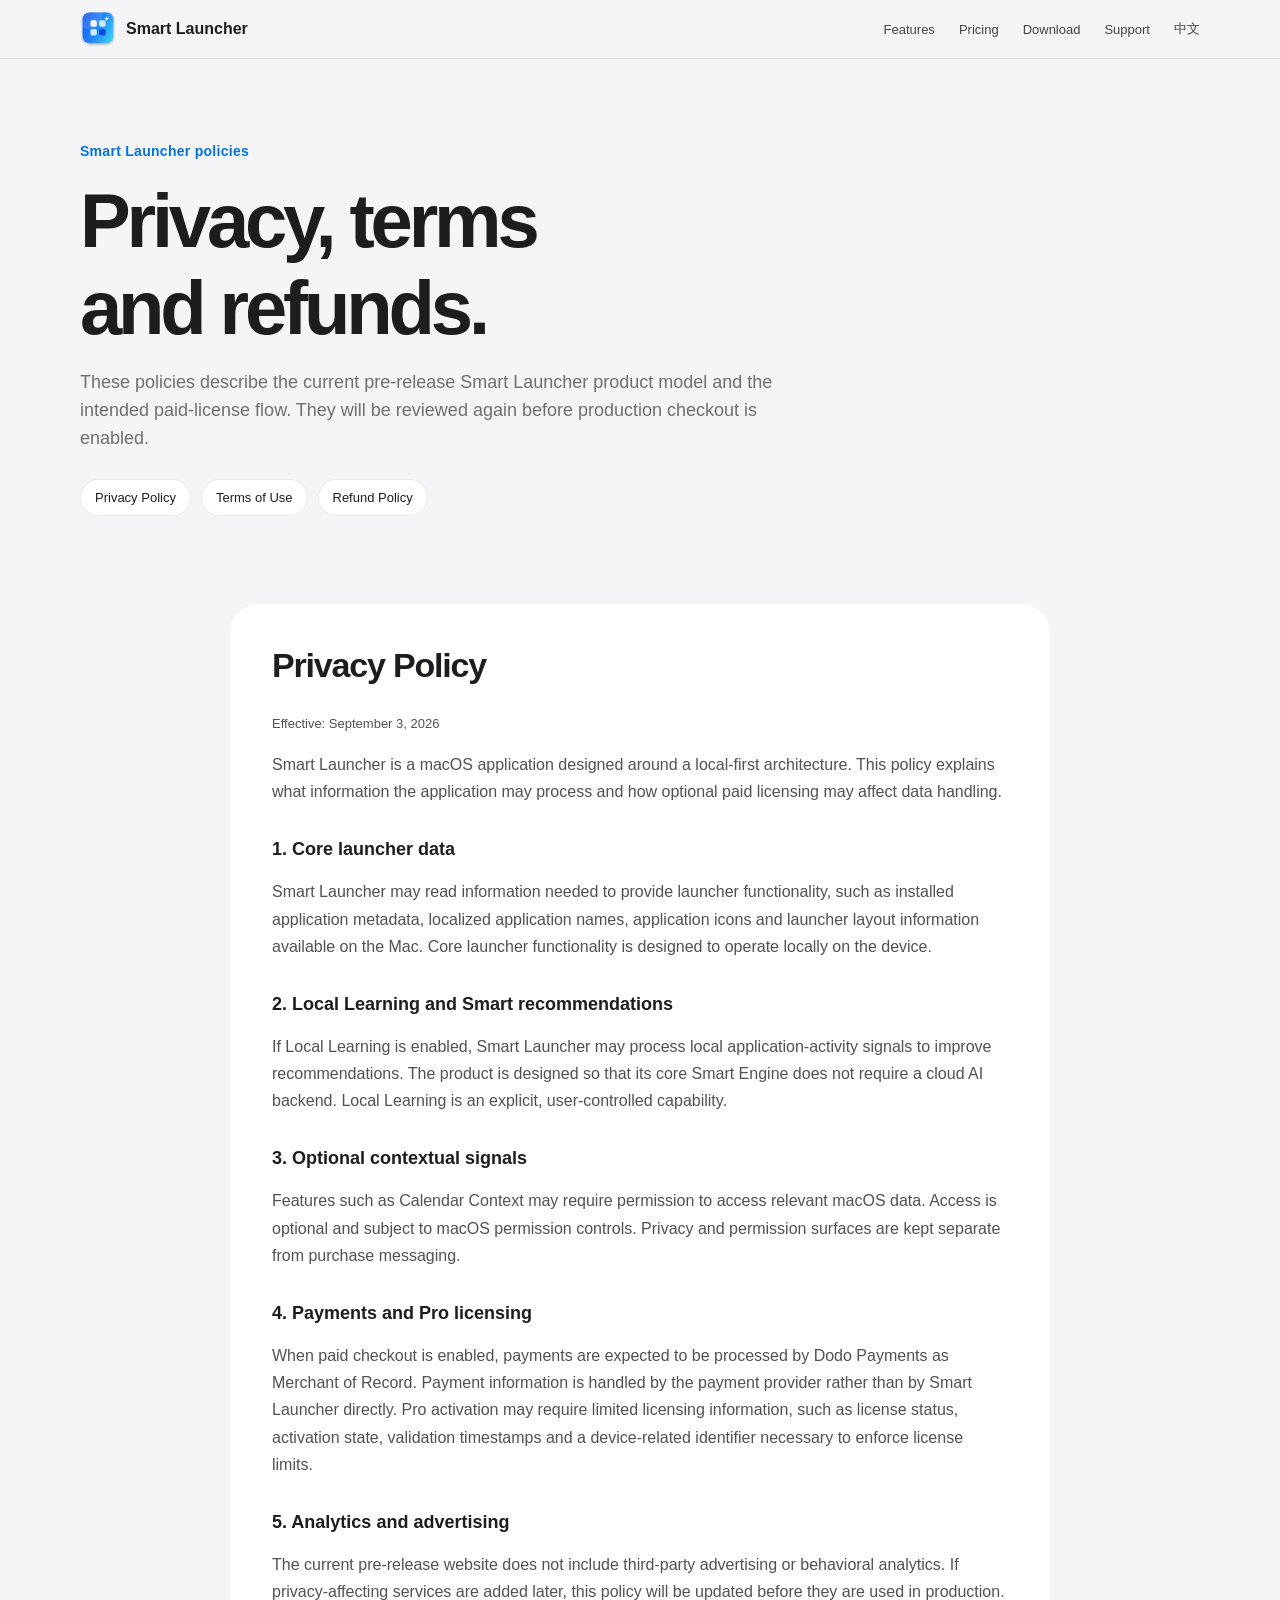
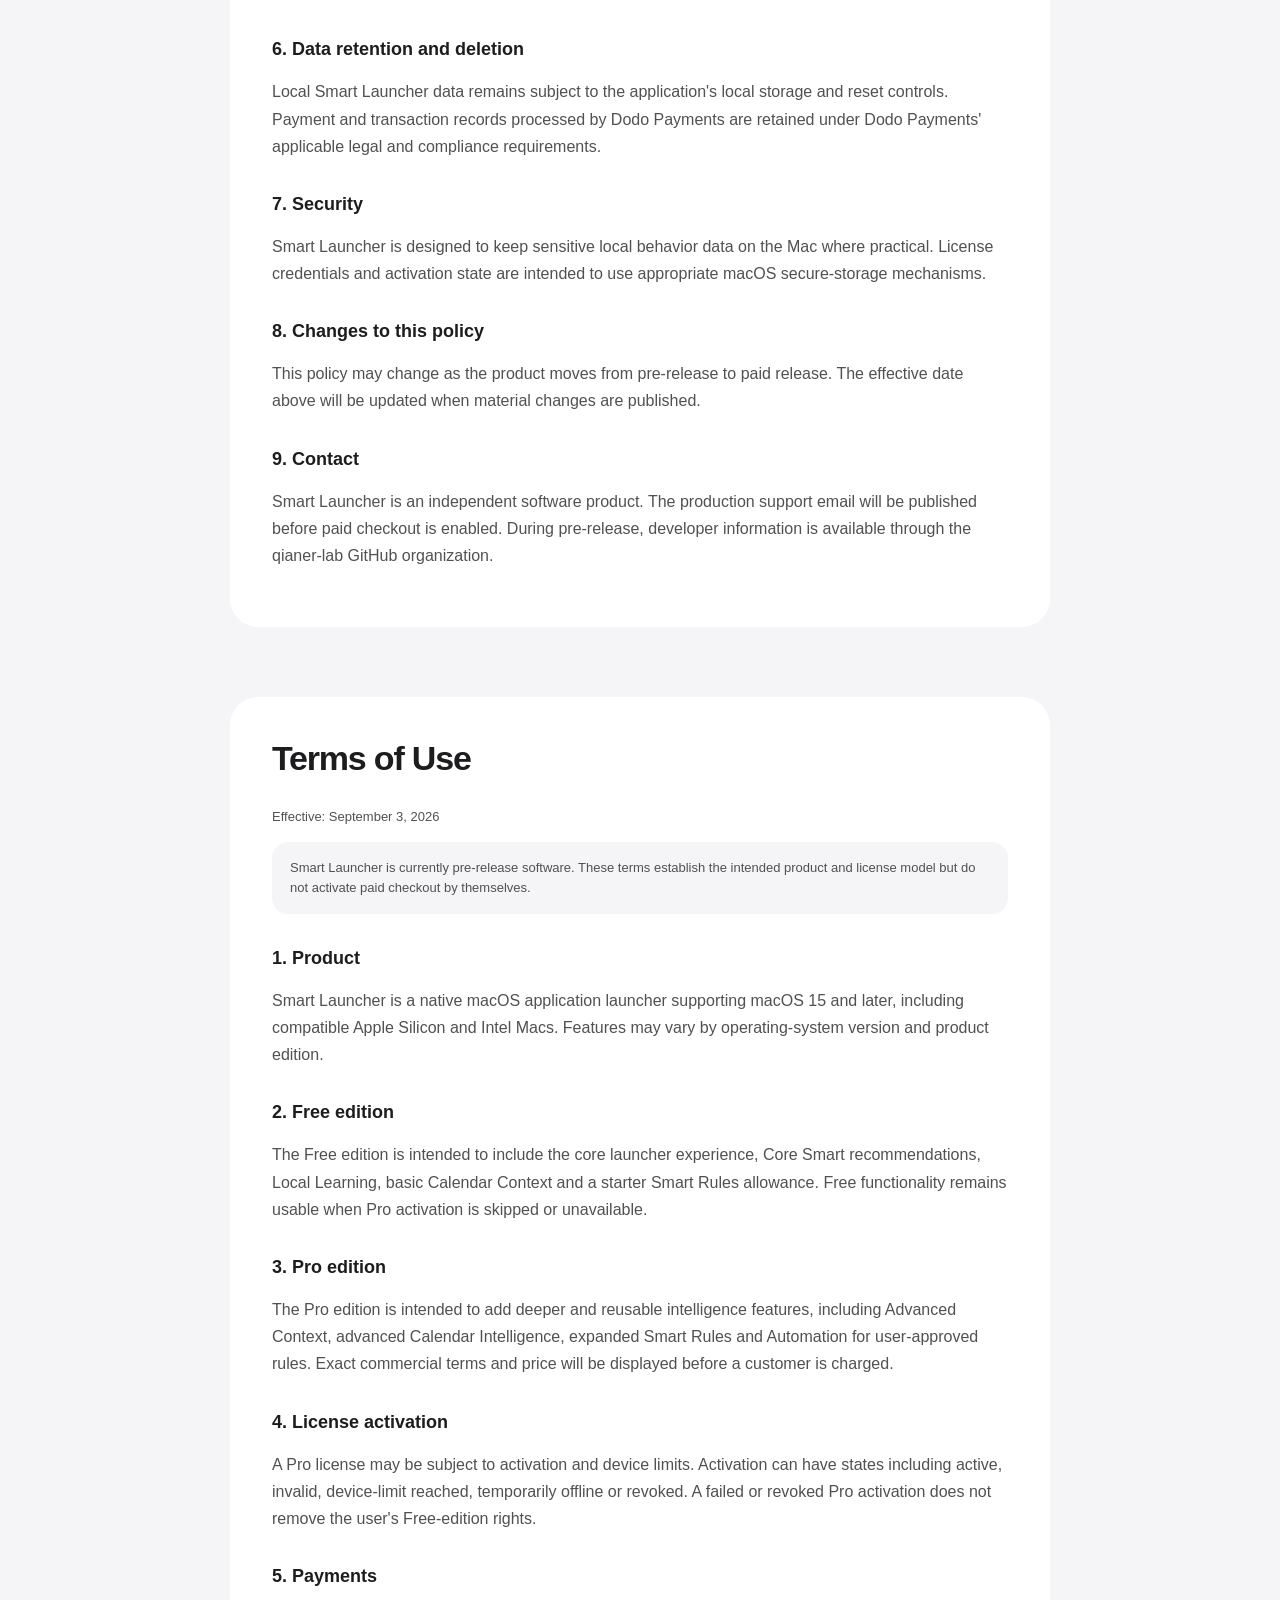
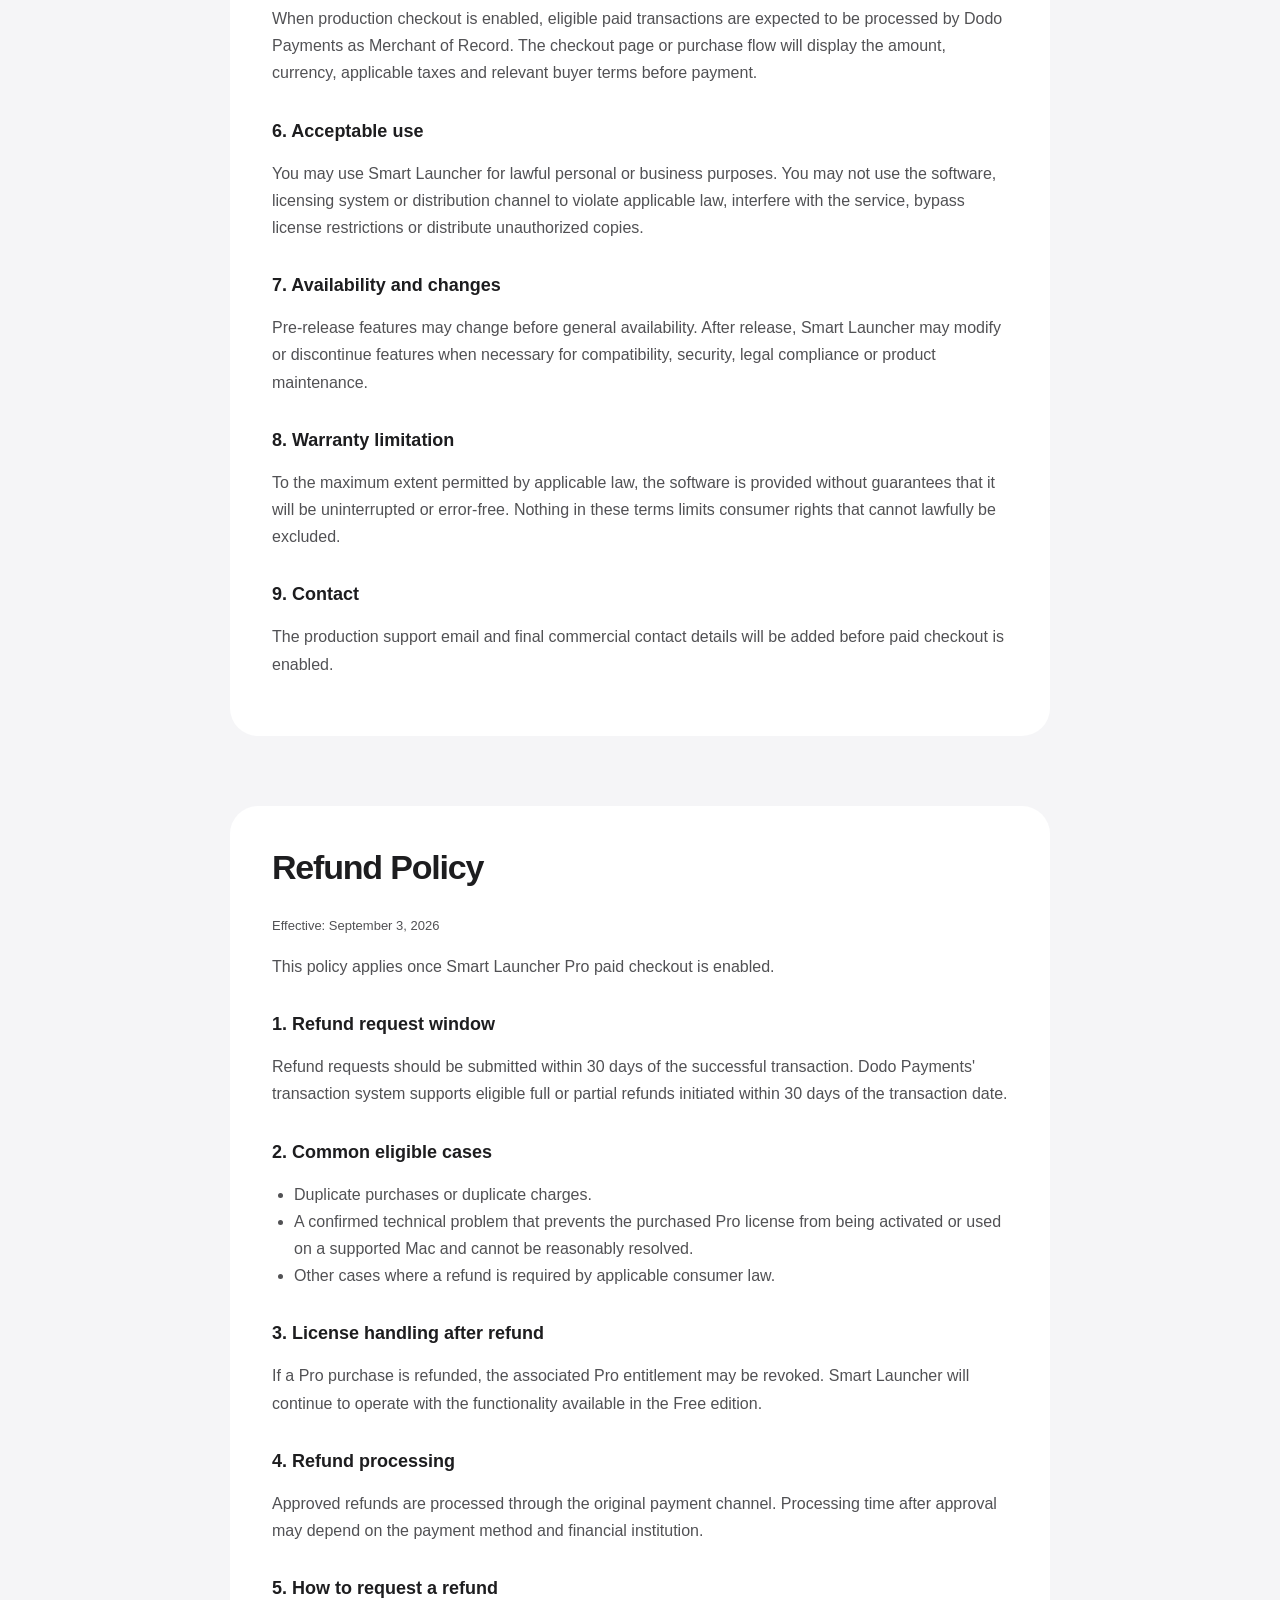
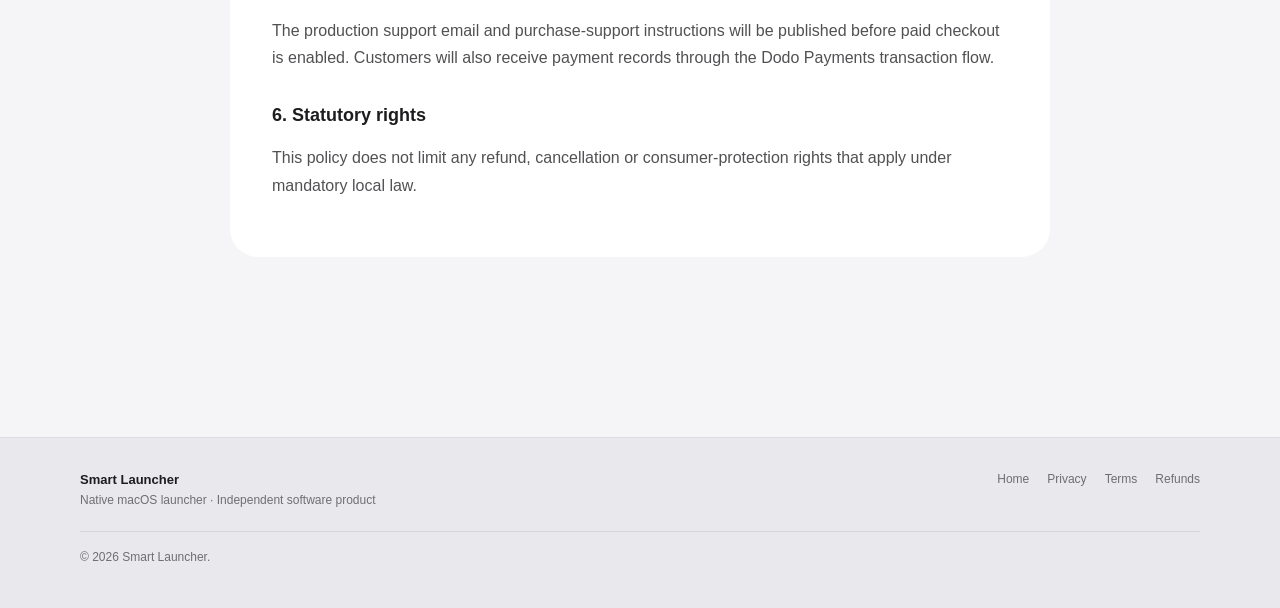
<file: legal-zh.html>
<!doctype html>
<html lang="zh-Hans" data-page="legal">
<head>
  <meta charset="utf-8">
  <meta name="viewport" content="width=device-width, initial-scale=1">
  <meta name="description" content="Smart Launcher 隐私政策、使用条款和退款政策。">
  <link rel="alternate" hreflang="en" href="./legal.html">
  <link rel="alternate" hreflang="zh-Hans" href="./legal-zh.html">
  <title>法律条款 — Smart Launcher</title>
  <link rel="stylesheet" href="./assets/styles.css">
</head>
<body>
  <header class="site-header">
    <div class="shell nav-wrap">
      <a class="brand" href="./index-zh.html" aria-label="Smart Launcher 首页">
        <span class="brand-mark" aria-hidden="true">SL</span>
        <span>Smart Launcher</span>
      </a>
      <nav class="nav-links" aria-label="主导航">
        <a href="./index-zh.html#features">功能</a>
        <a href="./index-zh.html#pricing">版本</a>
        <a href="./index-zh.html#download">下载</a>
        <a href="./index-zh.html#support">支持</a>
        <a class="language-switch" href="./legal.html" data-set-lang="en" lang="en">EN</a>
      </nav>
    </div>
  </header>

  <main>
    <section class="legal-hero shell">
      <div class="eyebrow">Smart Launcher 政策</div>
      <h1>隐私、条款<br>与退款政策。</h1>
      <p>以下政策说明 Smart Launcher 当前的正式发布前产品模式以及计划中的付费授权流程。正式启用付费结账前，我们会再次审核并更新相关内容。</p>
      <div class="legal-nav">
        <a href="#privacy-policy">隐私政策</a>
        <a href="#terms">使用条款</a>
        <a href="#refund-policy">退款政策</a>
      </div>
    </section>

    <div class="legal-document shell">
      <section id="privacy-policy" class="legal-section">
        <h2>隐私政策</h2>
        <p class="policy-meta">生效日期：2026 年 9 月 3 日</p>
        <p>Smart Launcher 是一款采用 local-first 架构设计的 macOS 应用。本政策说明应用可能处理的信息，以及可选的付费授权功能可能如何影响数据处理。</p>

        <h3>1. 核心启动器数据</h3>
        <p>为了提供启动器功能，Smart Launcher 可能读取 Mac 上可用的已安装应用元数据、本地化应用名称、应用图标和启动器布局信息等。核心启动器功能设计为在设备本地运行。</p>

        <h3>2. 本地学习与 Smart 推荐</h3>
        <p>启用本地学习后，Smart Launcher 可能在本机处理应用活动信号，用于改进推荐。产品设计上，核心 Smart Engine 不依赖云端 AI 后端。本地学习是一项由用户明确控制的能力。</p>

        <h3>3. 可选上下文信号</h3>
        <p>日历上下文等功能可能需要获得访问相关 macOS 数据的权限。此类访问为可选，并受 macOS 权限系统控制。隐私与权限界面不会与购买营销信息混合。</p>

        <h3>4. 支付与 Pro 授权</h3>
        <p>启用付费结账后，支付预计由 Dodo Payments 作为 Merchant of Record 处理。支付信息由支付服务商处理，而不是由 Smart Launcher 直接处理。Pro 激活可能需要处理有限的授权信息，例如许可证状态、激活状态、验证时间以及执行设备数量限制所需的设备相关标识。</p>

        <h3>5. 分析与广告</h3>
        <p>当前正式发布前的网站不包含第三方广告或行为分析服务。如果未来加入会影响隐私的数据服务，我们会在正式使用前更新本政策。</p>

        <h3>6. 数据保留与删除</h3>
        <p>Smart Launcher 的本地数据受应用自身的本地存储与重置机制控制。由 Dodo Payments 处理的支付与交易记录会根据其适用的法律与合规要求保留。</p>

        <h3>7. 安全</h3>
        <p>Smart Launcher 在可行范围内将敏感的本地行为数据保留在 Mac 上。许可证凭据和激活状态计划使用适当的 macOS 安全存储机制。</p>

        <h3>8. 政策变更</h3>
        <p>随着产品从正式发布前阶段进入付费发布，本政策可能调整。发生重大变更时，我们会更新上述生效日期。</p>

        <h3>9. 联系方式</h3>
        <p>Smart Launcher 是一款独立软件产品。正式启用付费结账前，我们会公布生产环境 Support Email。在正式发布前阶段，可通过 qianer-lab GitHub 组织获取开发者信息。</p>
      </section>

      <section id="terms" class="legal-section">
        <h2>使用条款</h2>
        <p class="policy-meta">生效日期：2026 年 9 月 3 日</p>
        <div class="notice">Smart Launcher 当前仍属于正式发布前软件。以下条款用于说明计划中的产品与授权模式，本身并不代表付费结账已经启用。</div>

        <h3>1. 产品</h3>
        <p>Smart Launcher 是一款原生 macOS 应用启动器，支持 macOS 15 及以上版本，并兼容 Apple Silicon 与 Intel Mac。部分功能可能因操作系统版本和产品版本不同而有所差异。</p>

        <h3>2. Free 版本</h3>
        <p>Free 版本计划包含核心启动器体验、核心 Smart 推荐、本地学习、基础日历上下文以及基础 Smart Rules 配额。即使用户跳过 Pro 激活或暂时无法完成授权验证，Free 功能仍保持可用。</p>

        <h3>3. Pro 版本</h3>
        <p>Pro 版本计划提供更深入、可复用的智能能力，包括 Advanced Context、高级日历智能、扩展 Smart Rules，以及基于用户批准规则的 Automation。实际商业条款和价格会在用户被收费前明确展示。</p>

        <h3>4. 许可证激活</h3>
        <p>Pro 许可证可能受激活和设备数量限制。激活状态可能包括 active、invalid、device limit、temporarily offline 或 revoked。Pro 激活失败或许可证被撤销，不会移除用户对 Free 版本功能的使用权。</p>

        <h3>5. 支付</h3>
        <p>启用生产环境结账后，符合条件的付费交易预计由 Dodo Payments 作为 Merchant of Record 处理。付款页面或购买流程会在支付前展示金额、币种、适用税费以及相关购买条款。</p>

        <h3>6. 可接受使用</h3>
        <p>你可以将 Smart Launcher 用于合法的个人或商业用途。不得使用本软件、授权系统或分发渠道从事违法活动、干扰服务、绕过授权限制或分发未经授权的副本。</p>

        <h3>7. 可用性与变更</h3>
        <p>正式发布前的功能可能在一般可用版本发布前发生变化。正式发布后，出于兼容性、安全、法律合规或产品维护需要，Smart Launcher 可能调整或停止部分功能。</p>

        <h3>8. 保证限制</h3>
        <p>在适用法律允许的最大范围内，本软件不保证始终不间断或完全无错误。本条款不限制依法不能排除的消费者权利。</p>

        <h3>9. 联系方式</h3>
        <p>正式启用付费结账前，我们会补充生产环境 Support Email 以及最终商业联系方式。</p>
      </section>

      <section id="refund-policy" class="legal-section">
        <h2>退款政策</h2>
        <p class="policy-meta">生效日期：2026 年 9 月 3 日</p>
        <p>本政策在 Smart Launcher Pro 正式启用付费结账后适用。</p>

        <h3>1. 退款申请期限</h3>
        <p>退款申请应在成功交易后的 30 天内提交。Dodo Payments 的交易系统支持对符合条件的交易在交易日期后 30 天内发起全额或部分退款。</p>

        <h3>2. 常见可退款情况</h3>
        <ul>
          <li>重复购买或重复扣款。</li>
          <li>已确认的技术问题导致购买的 Pro 许可证无法在受支持的 Mac 上激活或使用，并且无法通过合理方式解决。</li>
          <li>适用消费者保护法律要求必须退款的其他情况。</li>
        </ul>

        <h3>3. 退款后的许可证处理</h3>
        <p>如果 Pro 购买被退款，对应的 Pro 权益可能被撤销。Smart Launcher 仍会继续以 Free 版本提供可用功能。</p>

        <h3>4. 退款处理</h3>
        <p>批准的退款会通过原支付渠道处理。退款批准后的到账时间可能取决于具体支付方式和金融机构。</p>

        <h3>5. 如何申请退款</h3>
        <p>正式启用付费结账前，我们会公布生产环境 Support Email 和购买支持说明。客户也会通过 Dodo Payments 的交易流程获得相关支付记录。</p>

        <h3>6. 法定权利</h3>
        <p>本政策不限制强制性当地法律所赋予的退款、取消或消费者保护权利。</p>
      </section>
    </div>
  </main>

  <footer class="site-footer">
    <div class="shell footer-wrap">
      <div><strong>Smart Launcher</strong><span>原生 macOS 启动器 · 独立软件产品</span></div>
      <nav aria-label="页脚导航">
        <a href="./index-zh.html">首页</a>
        <a href="#privacy-policy">隐私</a>
        <a href="#terms">条款</a>
        <a href="#refund-policy">退款</a>
      </nav>
      <div class="copyright">© <span id="year">2026</span> Smart Launcher.</div>
    </div>
  </footer>
  <script src="./assets/site.js"></script>
</body>
</html>
</file>
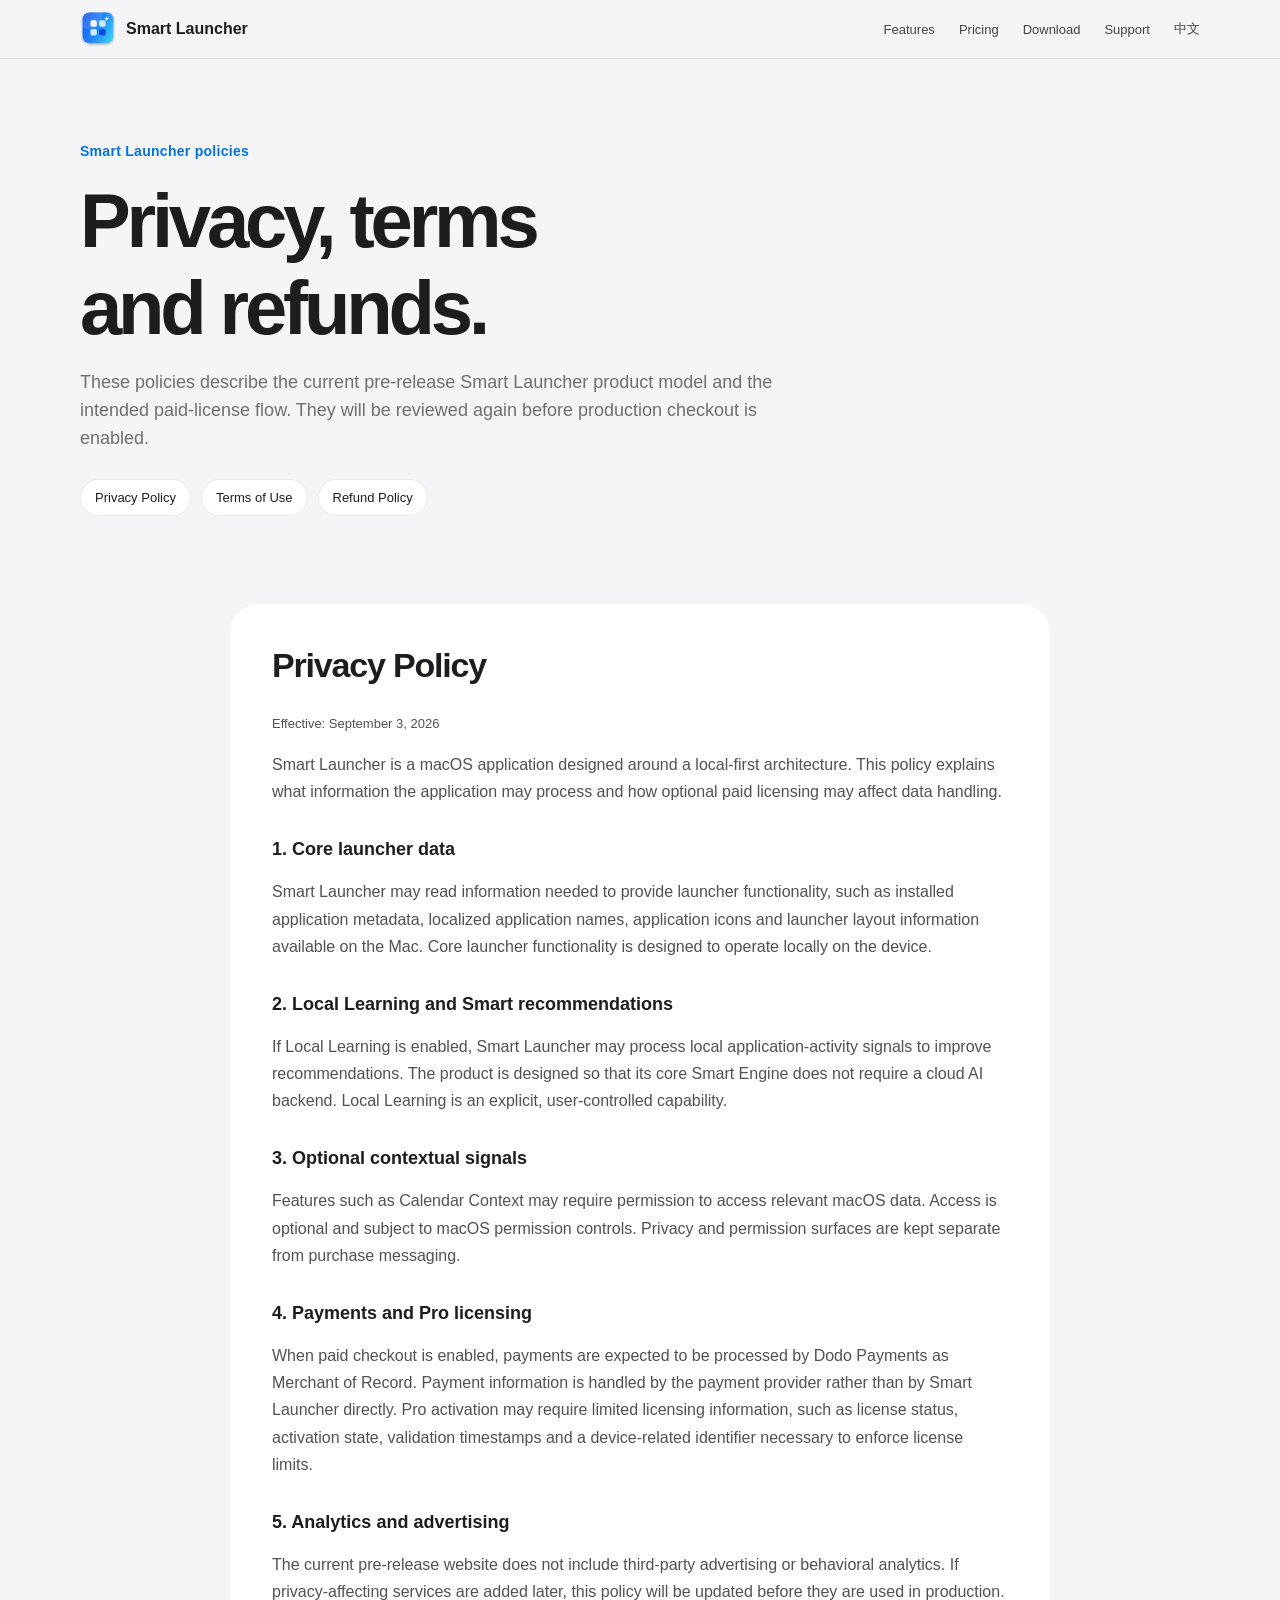
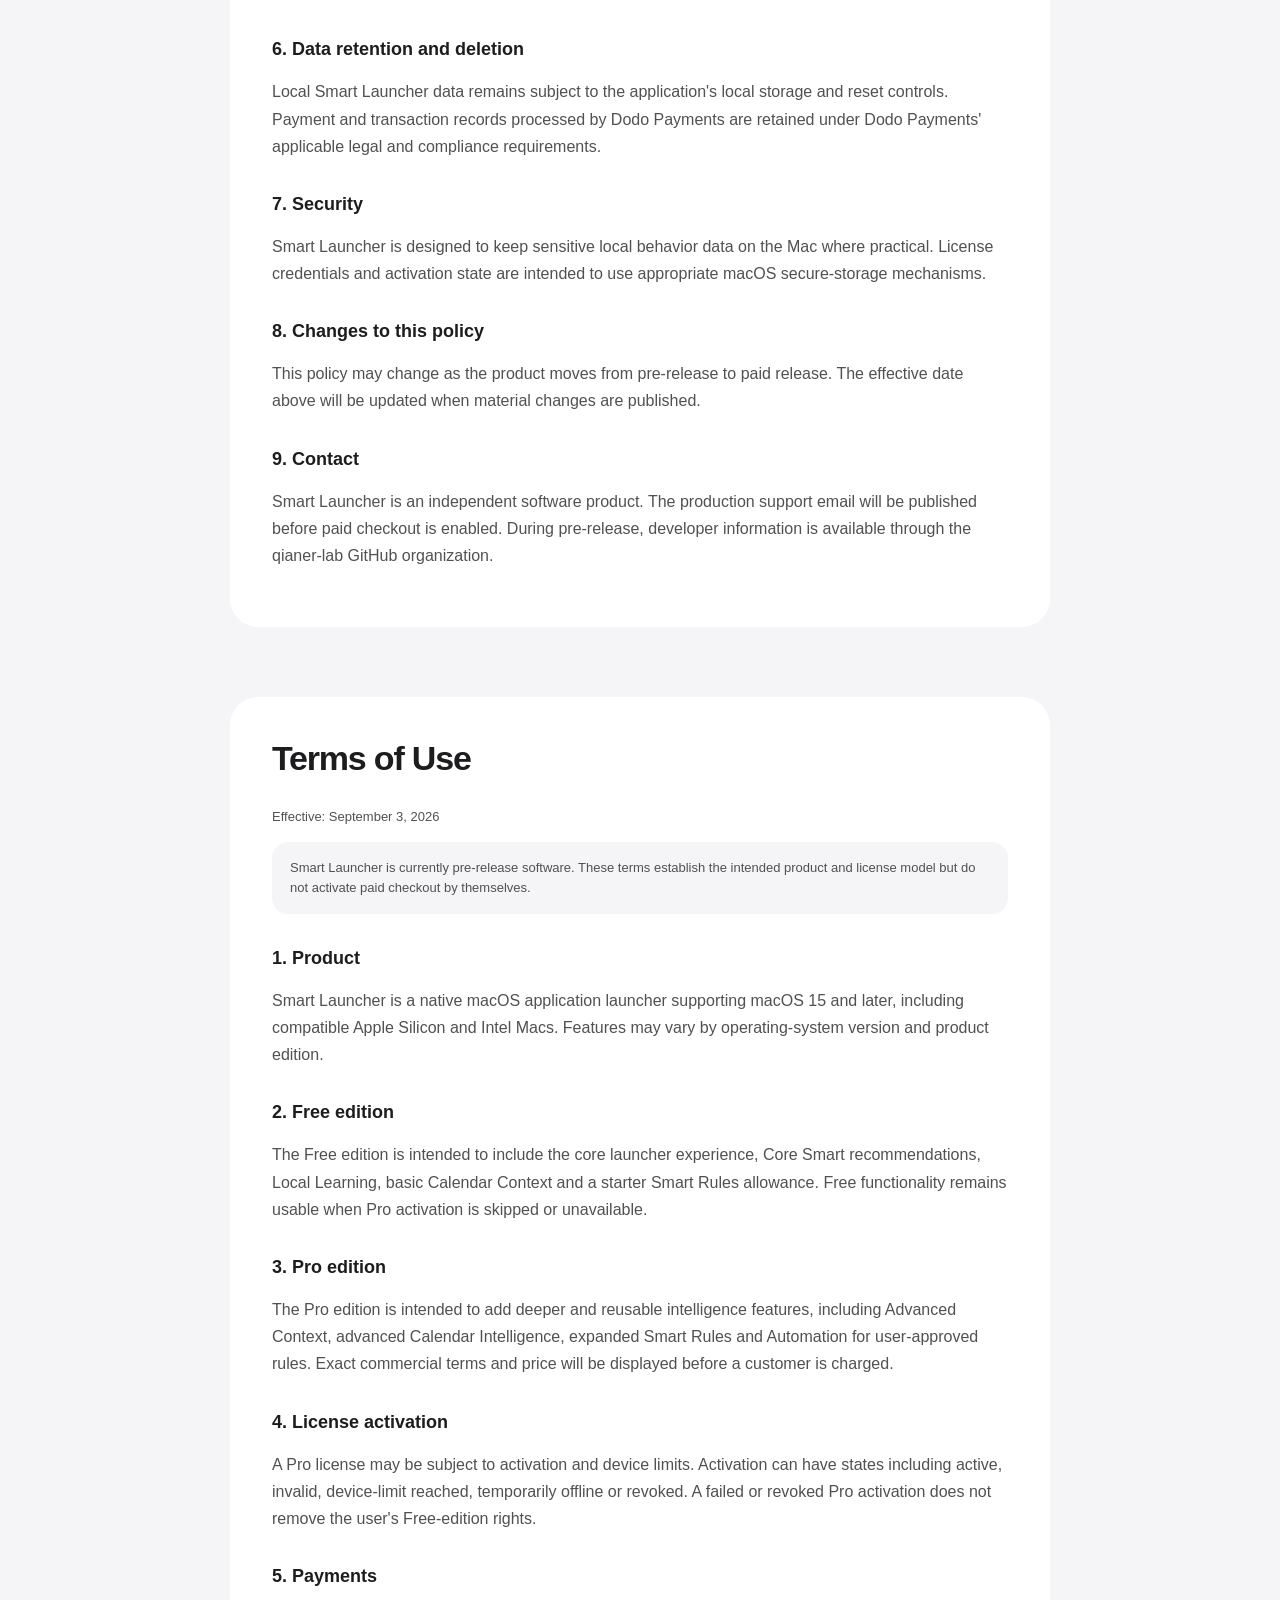
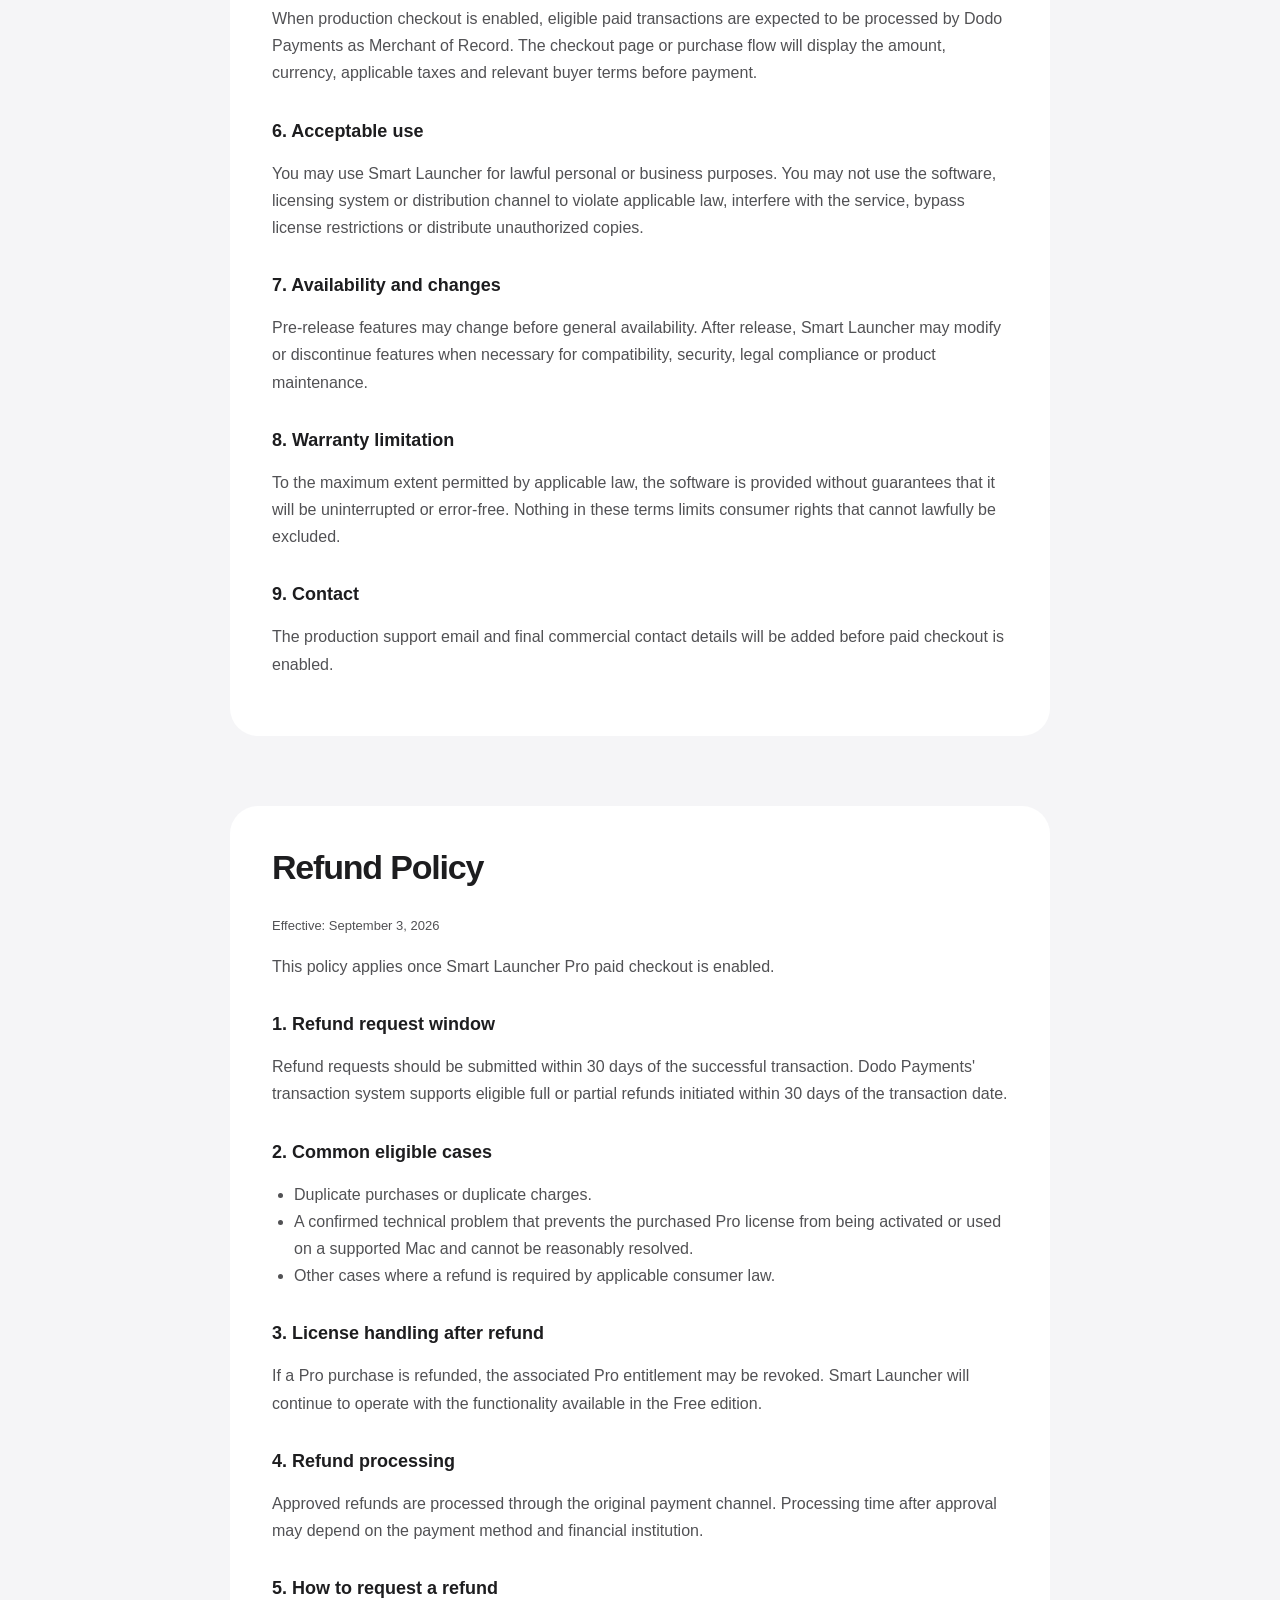
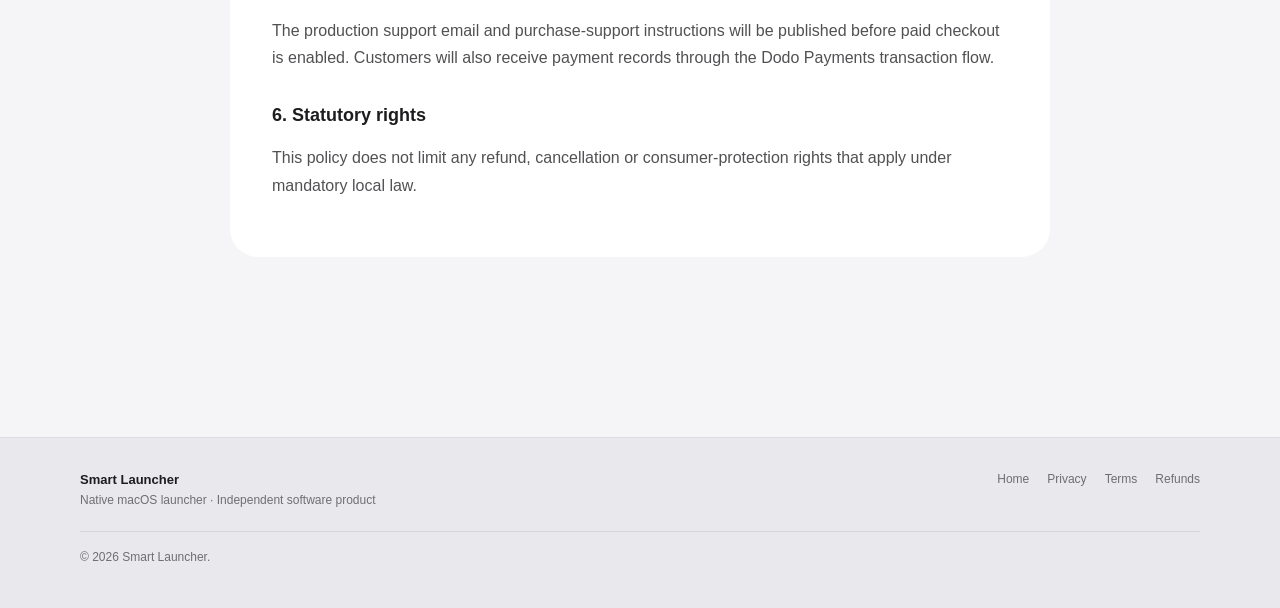
<file: legal.html>
<!doctype html>
<html lang="en" data-page="legal">
<head>
  <meta charset="utf-8">
  <meta name="viewport" content="width=device-width, initial-scale=1">
  <meta name="description" content="Smart Launcher privacy policy, terms of use and refund policy.">
  <link rel="alternate" hreflang="en" href="./legal.html">
  <link rel="alternate" hreflang="zh-Hans" href="./legal-zh.html">
  <title>Legal — Smart Launcher</title>
  <link rel="stylesheet" href="./assets/styles.css">
</head>
<body>
  <header class="site-header">
    <div class="shell nav-wrap">
      <a class="brand" href="./index.html" aria-label="Smart Launcher home">
        <span class="brand-mark" aria-hidden="true">SL</span>
        <span>Smart Launcher</span>
      </a>
      <nav class="nav-links" aria-label="Primary navigation">
        <a href="./index.html#features">Features</a>
        <a href="./index.html#pricing">Pricing</a>
        <a href="./index.html#download">Download</a>
        <a href="./index.html#support">Support</a>
        <a class="language-switch" href="./legal-zh.html" data-set-lang="zh-Hans" lang="zh-Hans">中文</a>
      </nav>
    </div>
  </header>

  <main>
    <section class="legal-hero shell">
      <div class="eyebrow">Smart Launcher policies</div>
      <h1>Privacy, terms<br>and refunds.</h1>
      <p>These policies describe the current pre-release Smart Launcher product model and the intended paid-license flow. They will be reviewed again before production checkout is enabled.</p>
      <div class="legal-nav">
        <a href="#privacy-policy">Privacy Policy</a>
        <a href="#terms">Terms of Use</a>
        <a href="#refund-policy">Refund Policy</a>
      </div>
    </section>

    <div class="legal-document shell">
      <section id="privacy-policy" class="legal-section">
        <h2>Privacy Policy</h2>
        <p class="policy-meta">Effective: September 3, 2026</p>
        <p>Smart Launcher is a macOS application designed around a local-first architecture. This policy explains what information the application may process and how optional paid licensing may affect data handling.</p>

        <h3>1. Core launcher data</h3>
        <p>Smart Launcher may read information needed to provide launcher functionality, such as installed application metadata, localized application names, application icons and launcher layout information available on the Mac. Core launcher functionality is designed to operate locally on the device.</p>

        <h3>2. Local Learning and Smart recommendations</h3>
        <p>If Local Learning is enabled, Smart Launcher may process local application-activity signals to improve recommendations. The product is designed so that its core Smart Engine does not require a cloud AI backend. Local Learning is an explicit, user-controlled capability.</p>

        <h3>3. Optional contextual signals</h3>
        <p>Features such as Calendar Context may require permission to access relevant macOS data. Access is optional and subject to macOS permission controls. Privacy and permission surfaces are kept separate from purchase messaging.</p>

        <h3>4. Payments and Pro licensing</h3>
        <p>When paid checkout is enabled, payments are expected to be processed by Dodo Payments as Merchant of Record. Payment information is handled by the payment provider rather than by Smart Launcher directly. Pro activation may require limited licensing information, such as license status, activation state, validation timestamps and a device-related identifier necessary to enforce license limits.</p>

        <h3>5. Analytics and advertising</h3>
        <p>The current pre-release website does not include third-party advertising or behavioral analytics. If privacy-affecting services are added later, this policy will be updated before they are used in production.</p>

        <h3>6. Data retention and deletion</h3>
        <p>Local Smart Launcher data remains subject to the application's local storage and reset controls. Payment and transaction records processed by Dodo Payments are retained under Dodo Payments' applicable legal and compliance requirements.</p>

        <h3>7. Security</h3>
        <p>Smart Launcher is designed to keep sensitive local behavior data on the Mac where practical. License credentials and activation state are intended to use appropriate macOS secure-storage mechanisms.</p>

        <h3>8. Changes to this policy</h3>
        <p>This policy may change as the product moves from pre-release to paid release. The effective date above will be updated when material changes are published.</p>

        <h3>9. Contact</h3>
        <p>Smart Launcher is an independent software product. The production support email will be published before paid checkout is enabled. During pre-release, developer information is available through the qianer-lab GitHub organization.</p>
      </section>

      <section id="terms" class="legal-section">
        <h2>Terms of Use</h2>
        <p class="policy-meta">Effective: September 3, 2026</p>
        <div class="notice">Smart Launcher is currently pre-release software. These terms establish the intended product and license model but do not activate paid checkout by themselves.</div>

        <h3>1. Product</h3>
        <p>Smart Launcher is a native macOS application launcher supporting macOS 15 and later, including compatible Apple Silicon and Intel Macs. Features may vary by operating-system version and product edition.</p>

        <h3>2. Free edition</h3>
        <p>The Free edition is intended to include the core launcher experience, Core Smart recommendations, Local Learning, basic Calendar Context and a starter Smart Rules allowance. Free functionality remains usable when Pro activation is skipped or unavailable.</p>

        <h3>3. Pro edition</h3>
        <p>The Pro edition is intended to add deeper and reusable intelligence features, including Advanced Context, advanced Calendar Intelligence, expanded Smart Rules and Automation for user-approved rules. Exact commercial terms and price will be displayed before a customer is charged.</p>

        <h3>4. License activation</h3>
        <p>A Pro license may be subject to activation and device limits. Activation can have states including active, invalid, device-limit reached, temporarily offline or revoked. A failed or revoked Pro activation does not remove the user's Free-edition rights.</p>

        <h3>5. Payments</h3>
        <p>When production checkout is enabled, eligible paid transactions are expected to be processed by Dodo Payments as Merchant of Record. The checkout page or purchase flow will display the amount, currency, applicable taxes and relevant buyer terms before payment.</p>

        <h3>6. Acceptable use</h3>
        <p>You may use Smart Launcher for lawful personal or business purposes. You may not use the software, licensing system or distribution channel to violate applicable law, interfere with the service, bypass license restrictions or distribute unauthorized copies.</p>

        <h3>7. Availability and changes</h3>
        <p>Pre-release features may change before general availability. After release, Smart Launcher may modify or discontinue features when necessary for compatibility, security, legal compliance or product maintenance.</p>

        <h3>8. Warranty limitation</h3>
        <p>To the maximum extent permitted by applicable law, the software is provided without guarantees that it will be uninterrupted or error-free. Nothing in these terms limits consumer rights that cannot lawfully be excluded.</p>

        <h3>9. Contact</h3>
        <p>The production support email and final commercial contact details will be added before paid checkout is enabled.</p>
      </section>

      <section id="refund-policy" class="legal-section">
        <h2>Refund Policy</h2>
        <p class="policy-meta">Effective: September 3, 2026</p>
        <p>This policy applies once Smart Launcher Pro paid checkout is enabled.</p>

        <h3>1. Refund request window</h3>
        <p>Refund requests should be submitted within 30 days of the successful transaction. Dodo Payments' transaction system supports eligible full or partial refunds initiated within 30 days of the transaction date.</p>

        <h3>2. Common eligible cases</h3>
        <ul>
          <li>Duplicate purchases or duplicate charges.</li>
          <li>A confirmed technical problem that prevents the purchased Pro license from being activated or used on a supported Mac and cannot be reasonably resolved.</li>
          <li>Other cases where a refund is required by applicable consumer law.</li>
        </ul>

        <h3>3. License handling after refund</h3>
        <p>If a Pro purchase is refunded, the associated Pro entitlement may be revoked. Smart Launcher will continue to operate with the functionality available in the Free edition.</p>

        <h3>4. Refund processing</h3>
        <p>Approved refunds are processed through the original payment channel. Processing time after approval may depend on the payment method and financial institution.</p>

        <h3>5. How to request a refund</h3>
        <p>The production support email and purchase-support instructions will be published before paid checkout is enabled. Customers will also receive payment records through the Dodo Payments transaction flow.</p>

        <h3>6. Statutory rights</h3>
        <p>This policy does not limit any refund, cancellation or consumer-protection rights that apply under mandatory local law.</p>
      </section>
    </div>
  </main>

  <footer class="site-footer">
    <div class="shell footer-wrap">
      <div><strong>Smart Launcher</strong><span>Native macOS launcher · Independent software product</span></div>
      <nav aria-label="Footer navigation">
        <a href="./index.html">Home</a>
        <a href="#privacy-policy">Privacy</a>
        <a href="#terms">Terms</a>
        <a href="#refund-policy">Refunds</a>
      </nav>
      <div class="copyright">© <span id="year">2026</span> Smart Launcher.</div>
    </div>
  </footer>
  <script src="./assets/site.js"></script>
</body>
</html>
</file>
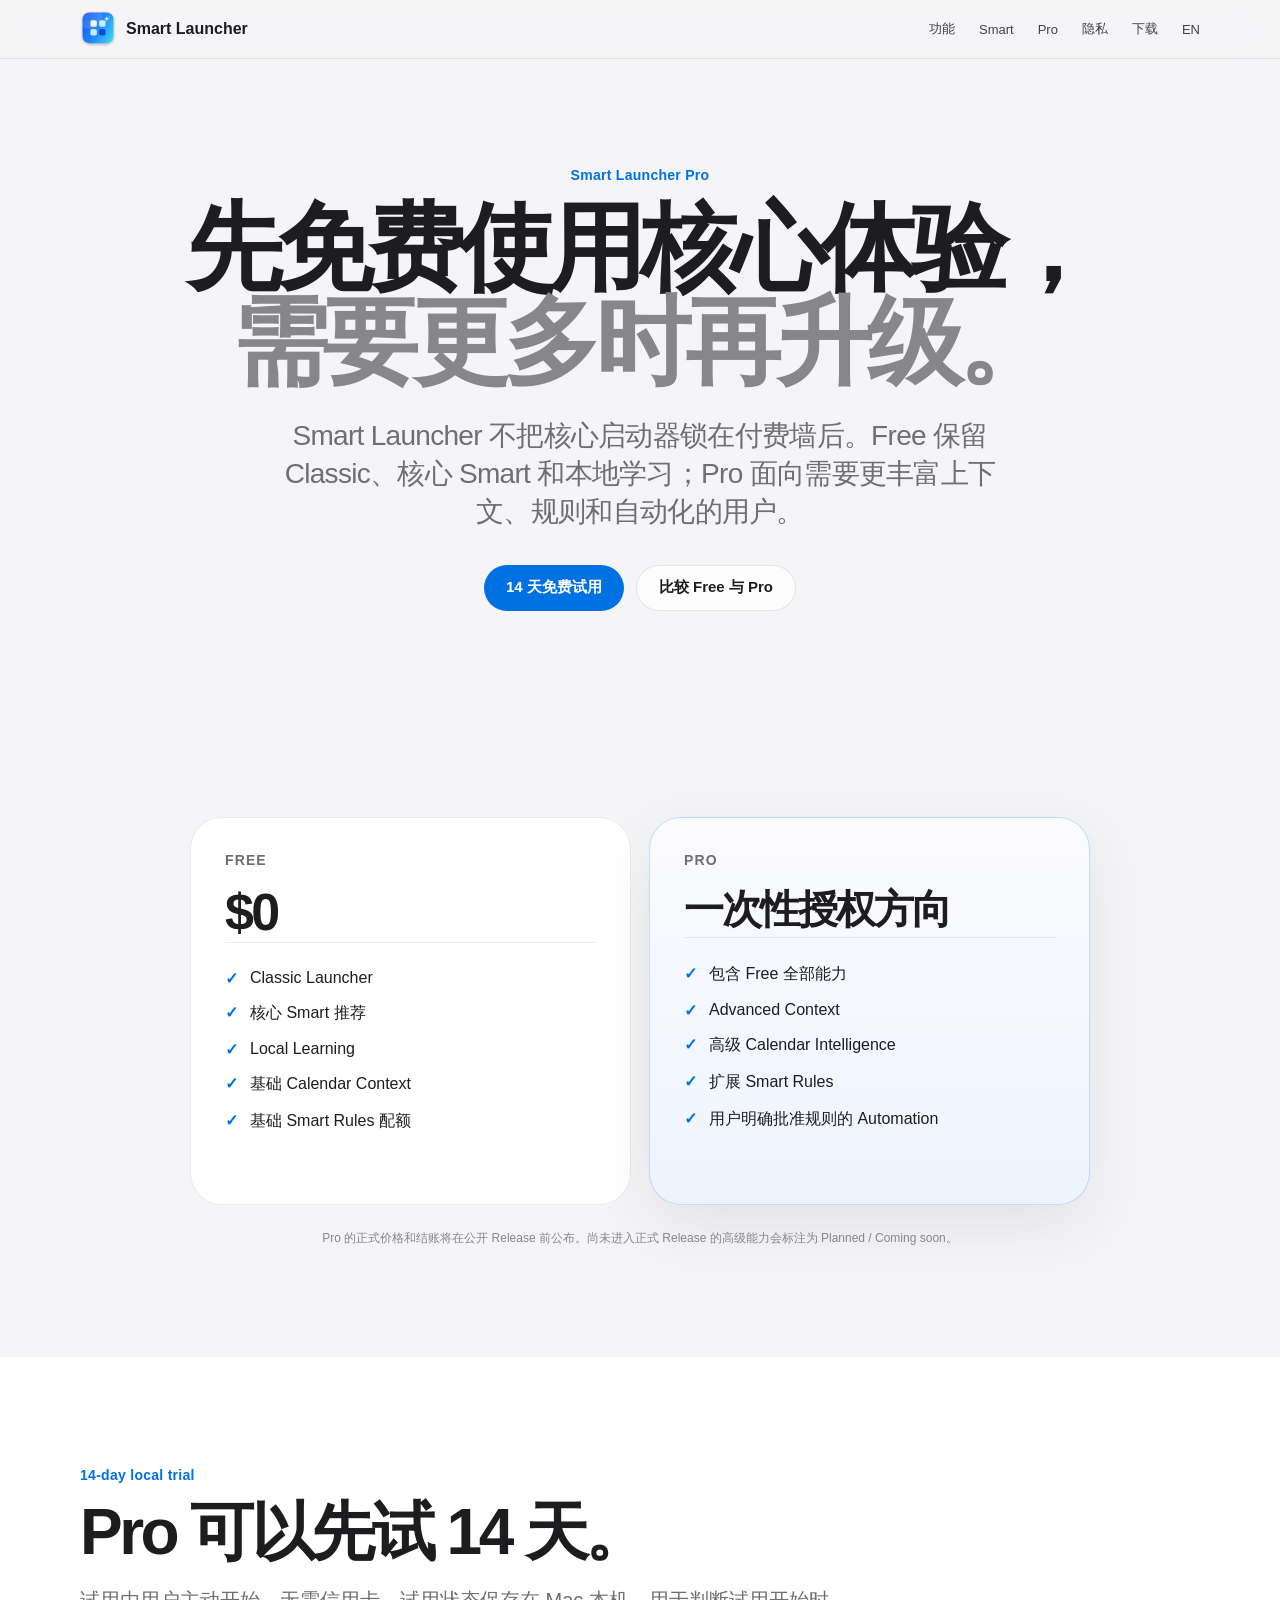
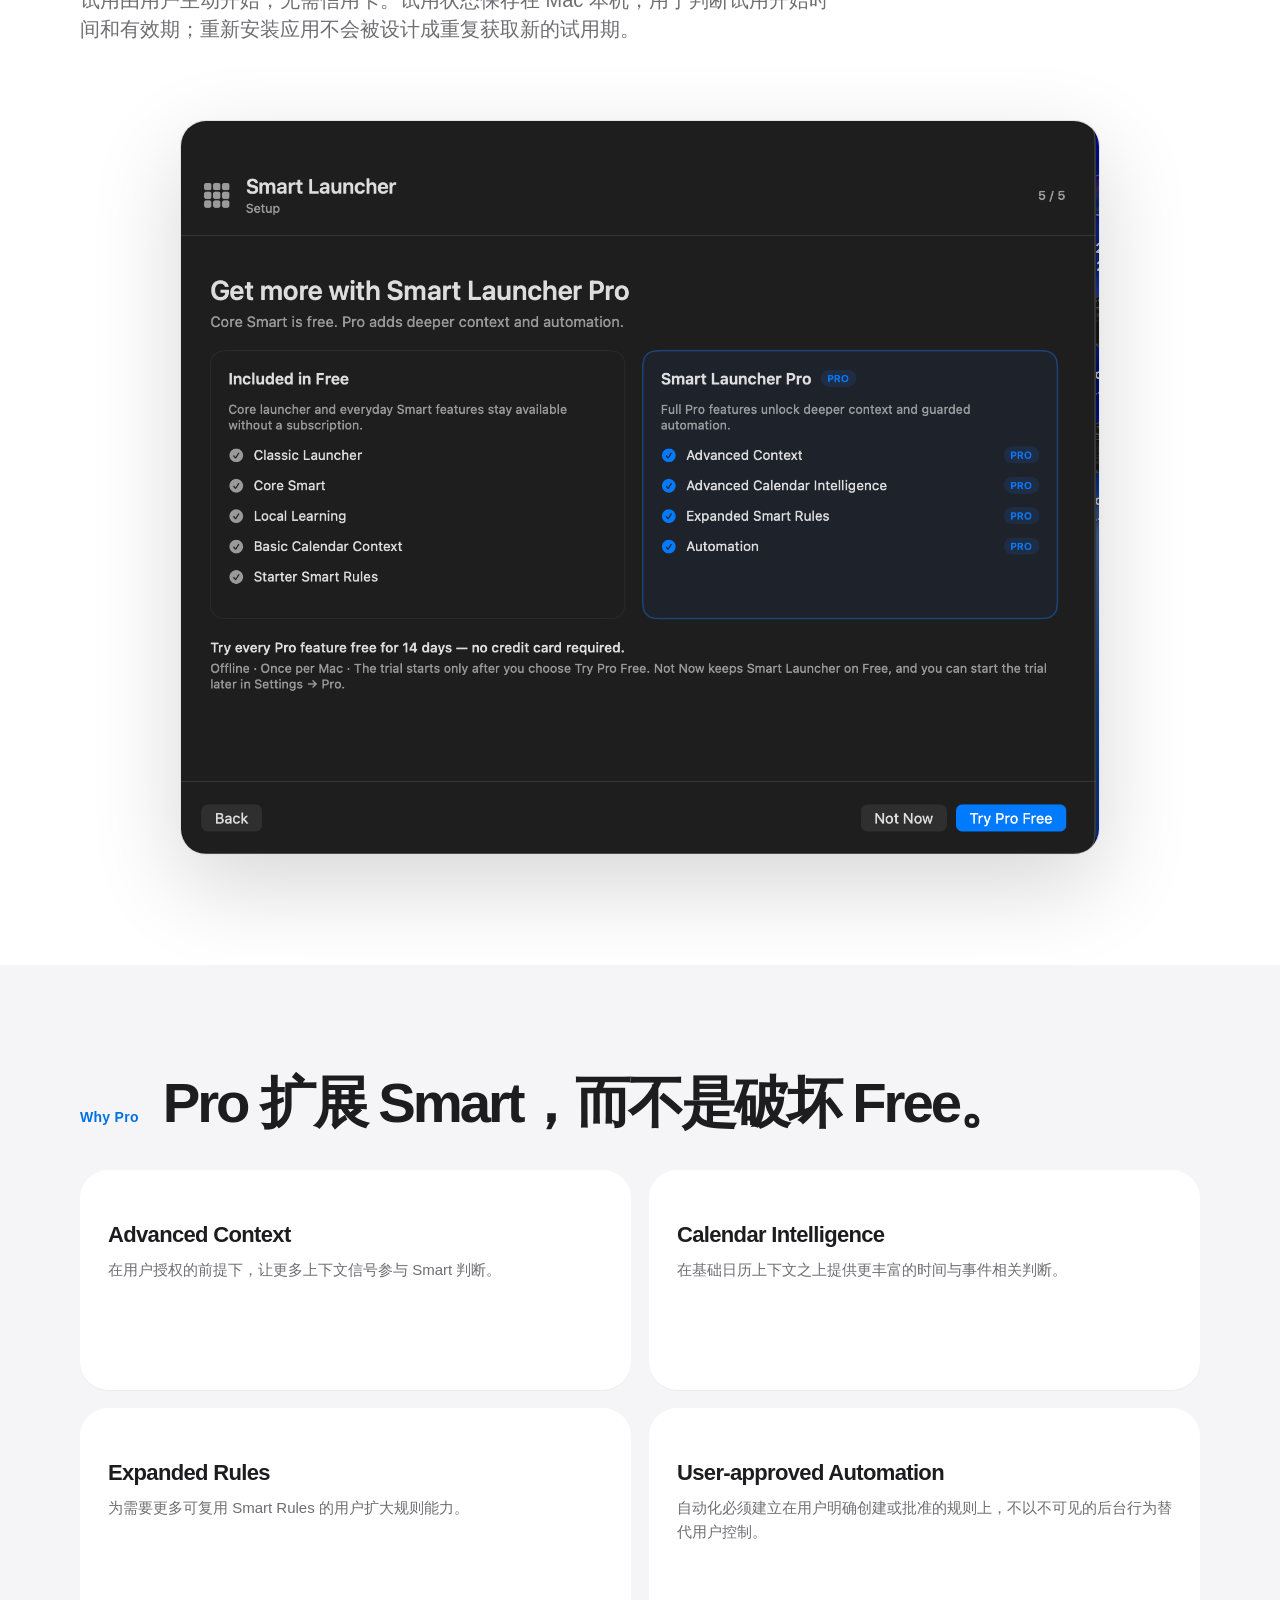
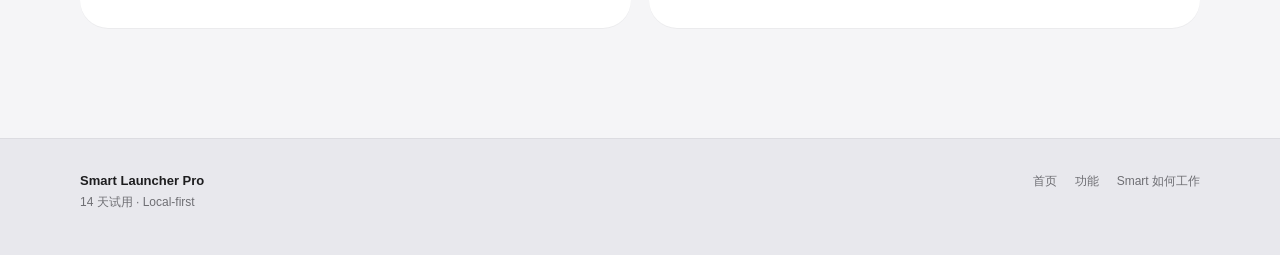
<file: pro-zh.html>
<!doctype html><html lang="zh-Hans"><head><meta charset="utf-8"><meta name="viewport" content="width=device-width,initial-scale=1"><meta name="description" content="Smart Launcher Pro：Free 与 Pro 功能区别、14 天免费试用、本地授权与规划中的高级 Smart 能力。"><title>Smart Launcher Pro</title><link rel="stylesheet" href="./assets/styles.css"><link rel="stylesheet" href="./assets/product-shots.css"><link rel="stylesheet" href="./assets/why-pro.css"></head><body><header class="site-header"><div class="shell nav-wrap"><a class="brand" href="./index-zh.html"><span class="brand-mark">SL</span><span>Smart Launcher</span></a><nav class="nav-links"><a href="./features-zh.html">功能</a><a href="./smart-zh.html">Smart</a><a href="./pro-zh.html">Pro</a><a href="./legal-zh.html#privacy-policy">隐私</a><a href="./index-zh.html#download">下载</a><a href="./pro.html">EN</a></nav></div></header><main><section class="hero shell"><div class="eyebrow">Smart Launcher Pro</div><h1>先免费使用核心体验，<br><span>需要更多时再升级。</span></h1><p class="hero-copy">Smart Launcher 不把核心启动器锁在付费墙后。Free 保留 Classic、核心 Smart 和本地学习；Pro 面向需要更丰富上下文、规则和自动化的用户。</p><div class="hero-actions"><a class="button button-primary" href="#trial">14 天免费试用</a><a class="button button-secondary" href="#compare">比较 Free 与 Pro</a></div></section><section id="compare" class="section shell"><div class="pricing-grid"><article class="price-card"><div class="price-kicker">Free</div><div class="price">$0</div><ul><li>Classic Launcher</li><li>核心 Smart 推荐</li><li>Local Learning</li><li>基础 Calendar Context</li><li>基础 Smart Rules 配额</li></ul></article><article class="price-card price-card-pro"><div class="price-kicker">Pro</div><div class="price price-text">一次性授权方向</div><ul><li>包含 Free 全部能力</li><li>Advanced Context</li><li>高级 Calendar Intelligence</li><li>扩展 Smart Rules</li><li>用户明确批准规则的 Automation</li></ul></article></div><p class="pricing-note">Pro 的正式价格和结账将在公开 Release 前公布。尚未进入正式 Release 的高级能力会标注为 Planned / Coming soon。</p></section><section id="trial" class="section section-soft"><div class="shell"><div class="section-heading"><div class="eyebrow">14-day local trial</div><h2>Pro 可以先试 14 天。</h2><p>试用由用户主动开始，无需信用卡。试用状态保存在 Mac 本机，用于判断试用开始时间和有效期；重新安装应用不会被设计成重复获取新的试用期。</p></div><div class="screenshot-section"><figure class="product-shot product-shot-window"><img src="./assets/screenshots/pro-trial.png" alt="Smart Launcher Pro 14 天试用设置" width="1630" height="1302"></figure></div></div></section><section class="section shell"><div class="section-heading why-pro-heading"><div class="eyebrow">Why Pro</div><h2>Pro 扩展 Smart，而不是破坏 Free。</h2></div><div class="feature-grid why-pro-grid"><article class="feature-card"><h3>Advanced Context</h3><p>在用户授权的前提下，让更多上下文信号参与 Smart 判断。</p></article><article class="feature-card"><h3>Calendar Intelligence</h3><p>在基础日历上下文之上提供更丰富的时间与事件相关判断。</p></article><article class="feature-card"><h3>Expanded Rules</h3><p>为需要更多可复用 Smart Rules 的用户扩大规则能力。</p></article><article class="feature-card"><h3>User-approved Automation</h3><p>自动化必须建立在用户明确创建或批准的规则上，不以不可见的后台行为替代用户控制。</p></article></div></section></main><footer class="site-footer"><div class="shell footer-wrap"><div><strong>Smart Launcher Pro</strong><span>14 天试用 · Local-first</span></div><nav><a href="./index-zh.html">首页</a><a href="./features-zh.html">功能</a><a href="./smart-zh.html">Smart 如何工作</a></nav></div></footer></body></html>
</file>
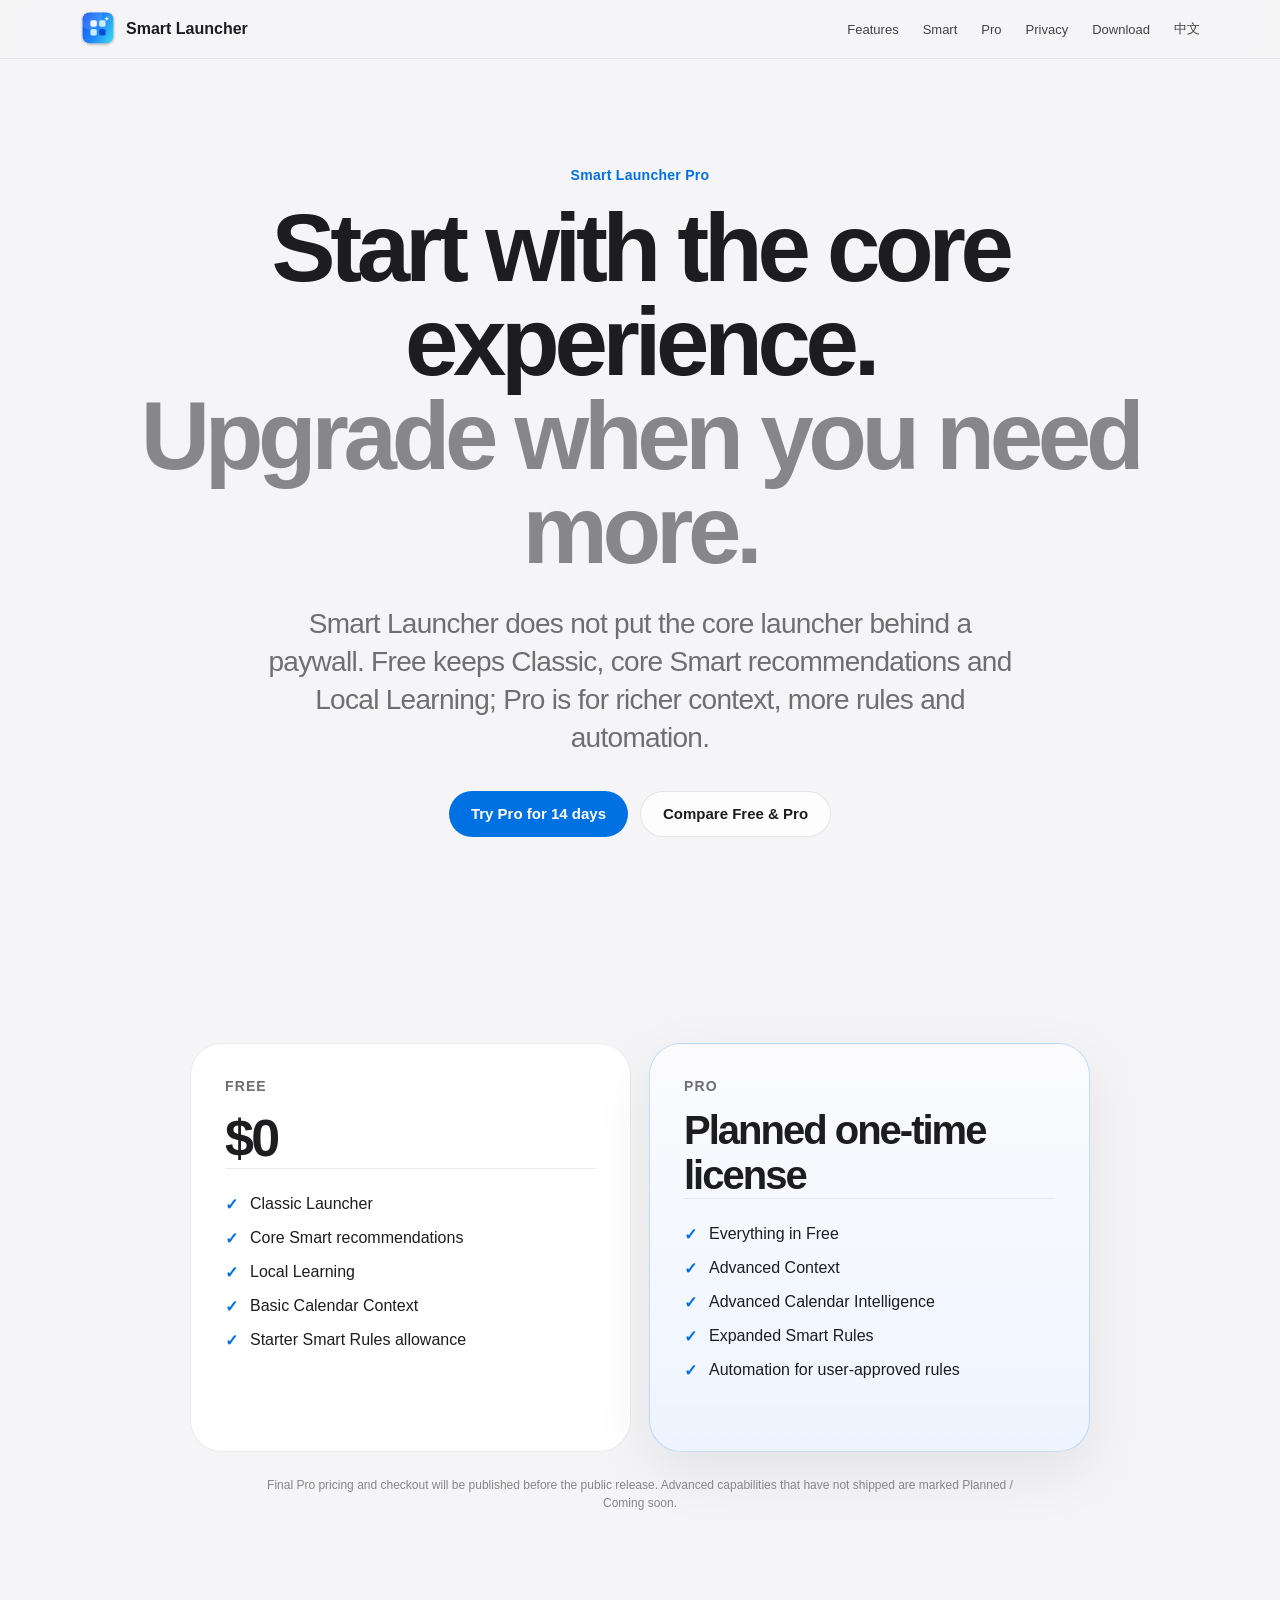
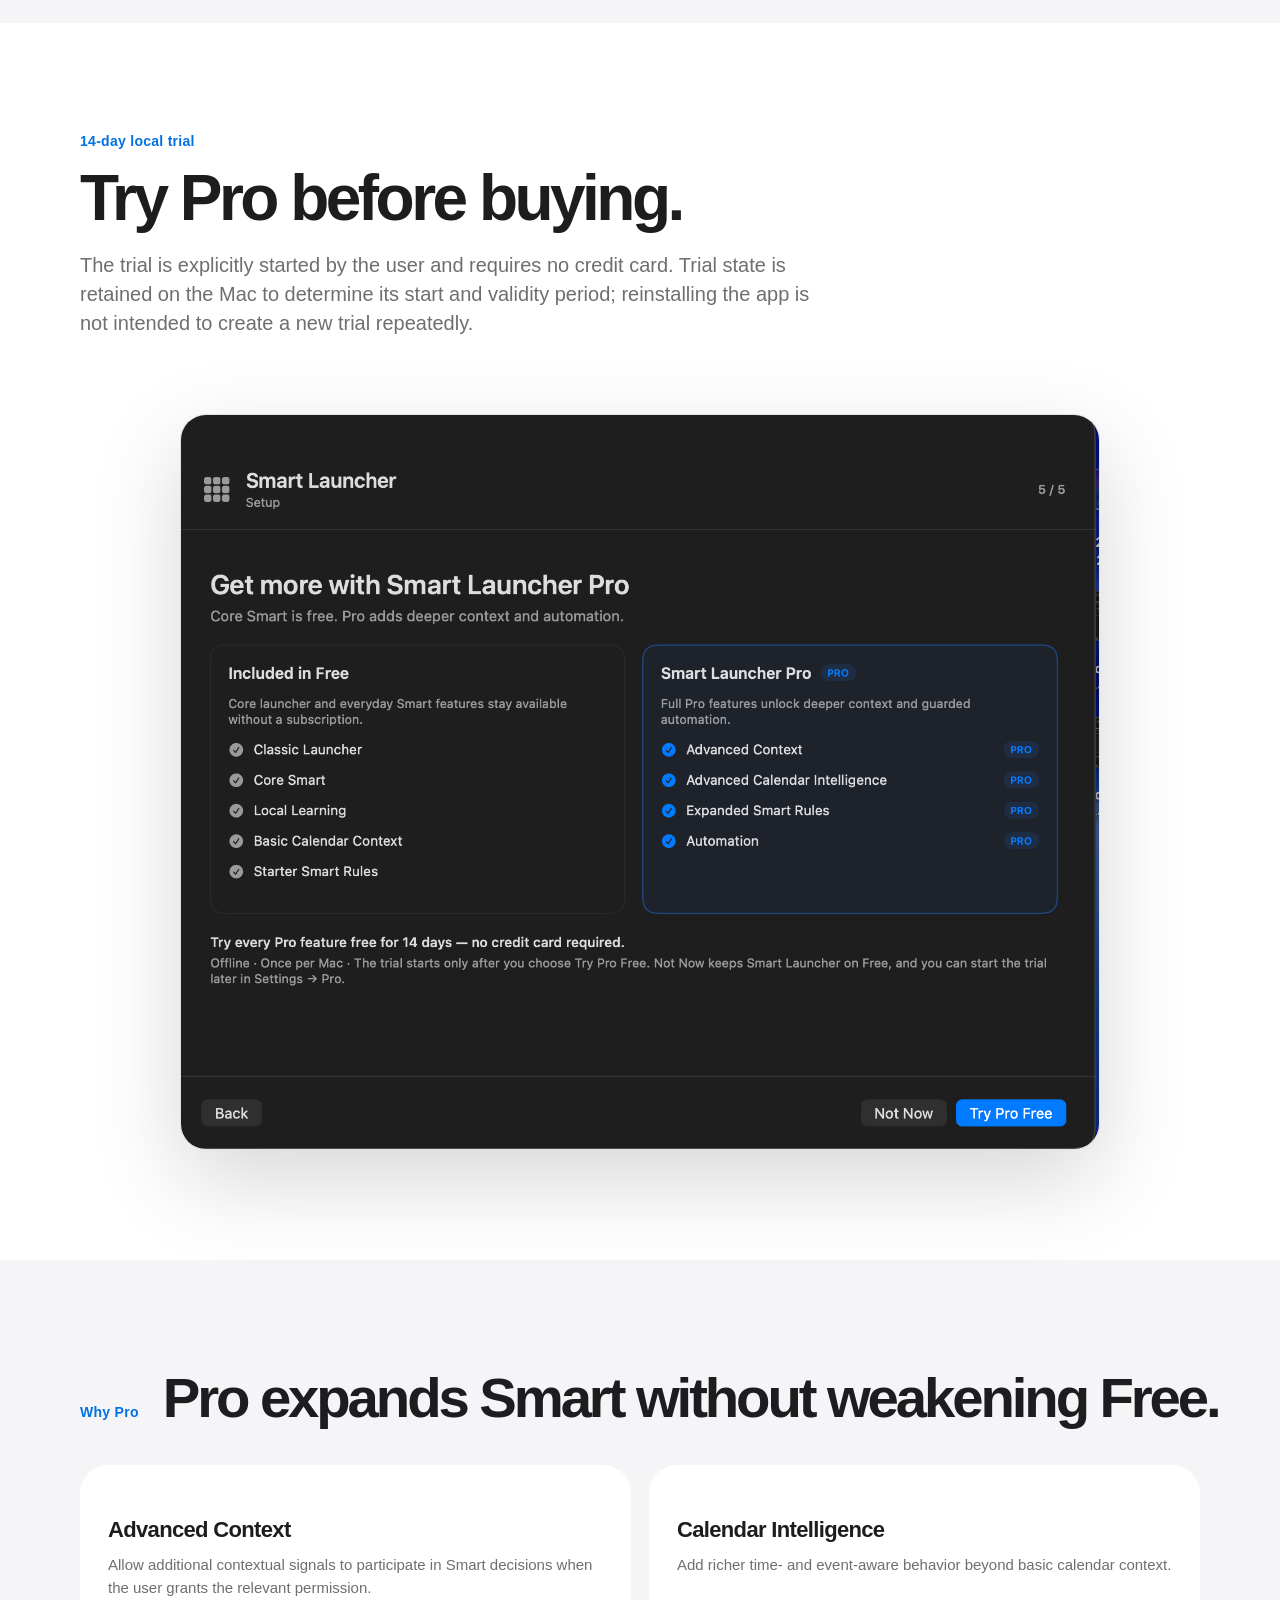
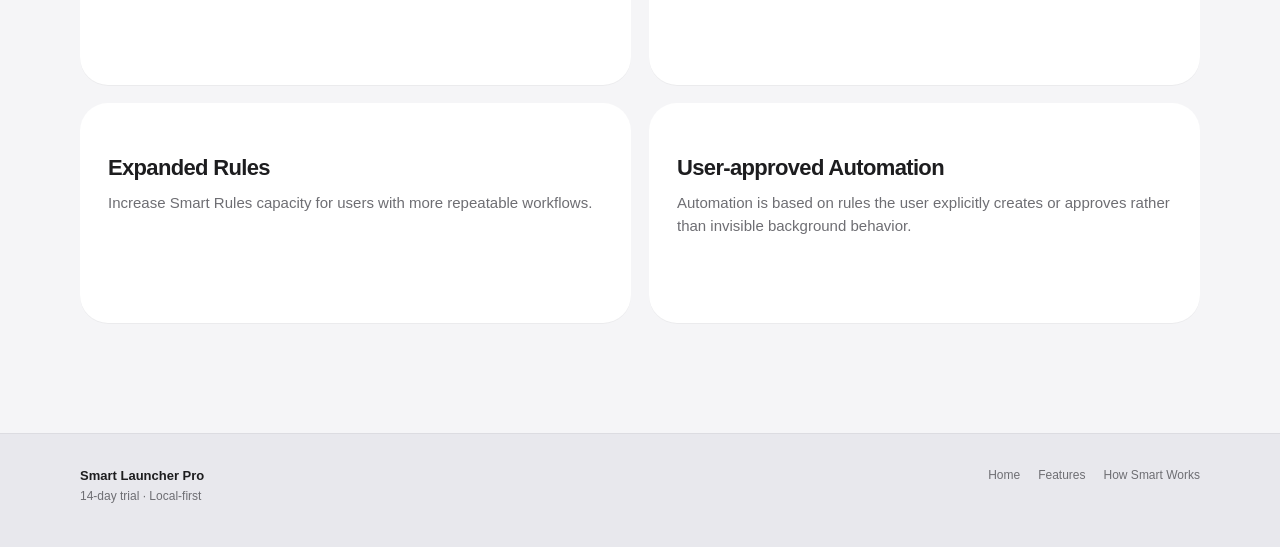
<file: pro.html>
<!doctype html><html lang="en"><head><meta charset="utf-8"><meta name="viewport" content="width=device-width,initial-scale=1"><meta name="description" content="Smart Launcher Pro: Free versus Pro, the 14-day trial, local licensing and advanced Smart capabilities."><title>Smart Launcher Pro</title><link rel="stylesheet" href="./assets/styles.css"><link rel="stylesheet" href="./assets/product-shots.css"><link rel="stylesheet" href="./assets/why-pro.css"></head><body><header class="site-header"><div class="shell nav-wrap"><a class="brand" href="./index.html"><span class="brand-mark">SL</span><span>Smart Launcher</span></a><nav class="nav-links"><a href="./features.html">Features</a><a href="./smart.html">Smart</a><a href="./pro.html">Pro</a><a href="./legal.html#privacy-policy">Privacy</a><a href="./index.html#download">Download</a><a href="./pro-zh.html">中文</a></nav></div></header><main><section class="hero shell"><div class="eyebrow">Smart Launcher Pro</div><h1>Start with the core experience.<br><span>Upgrade when you need more.</span></h1><p class="hero-copy">Smart Launcher does not put the core launcher behind a paywall. Free keeps Classic, core Smart recommendations and Local Learning; Pro is for richer context, more rules and automation.</p><div class="hero-actions"><a class="button button-primary" href="#trial">Try Pro for 14 days</a><a class="button button-secondary" href="#compare">Compare Free &amp; Pro</a></div></section><section id="compare" class="section shell"><div class="pricing-grid"><article class="price-card"><div class="price-kicker">Free</div><div class="price">$0</div><ul><li>Classic Launcher</li><li>Core Smart recommendations</li><li>Local Learning</li><li>Basic Calendar Context</li><li>Starter Smart Rules allowance</li></ul></article><article class="price-card price-card-pro"><div class="price-kicker">Pro</div><div class="price price-text">Planned one-time license</div><ul><li>Everything in Free</li><li>Advanced Context</li><li>Advanced Calendar Intelligence</li><li>Expanded Smart Rules</li><li>Automation for user-approved rules</li></ul></article></div><p class="pricing-note">Final Pro pricing and checkout will be published before the public release. Advanced capabilities that have not shipped are marked Planned / Coming soon.</p></section><section id="trial" class="section section-soft"><div class="shell"><div class="section-heading"><div class="eyebrow">14-day local trial</div><h2>Try Pro before buying.</h2><p>The trial is explicitly started by the user and requires no credit card. Trial state is retained on the Mac to determine its start and validity period; reinstalling the app is not intended to create a new trial repeatedly.</p></div><div class="screenshot-section"><figure class="product-shot product-shot-window"><img src="./assets/screenshots/pro-trial.png" alt="Smart Launcher Pro 14-day trial setup" width="1630" height="1302"></figure></div></div></section><section class="section shell"><div class="section-heading why-pro-heading"><div class="eyebrow">Why Pro</div><h2>Pro expands Smart without weakening Free.</h2></div><div class="feature-grid why-pro-grid"><article class="feature-card"><h3>Advanced Context</h3><p>Allow additional contextual signals to participate in Smart decisions when the user grants the relevant permission.</p></article><article class="feature-card"><h3>Calendar Intelligence</h3><p>Add richer time- and event-aware behavior beyond basic calendar context.</p></article><article class="feature-card"><h3>Expanded Rules</h3><p>Increase Smart Rules capacity for users with more repeatable workflows.</p></article><article class="feature-card"><h3>User-approved Automation</h3><p>Automation is based on rules the user explicitly creates or approves rather than invisible background behavior.</p></article></div></section></main><footer class="site-footer"><div class="shell footer-wrap"><div><strong>Smart Launcher Pro</strong><span>14-day trial · Local-first</span></div><nav><a href="./index.html">Home</a><a href="./features.html">Features</a><a href="./smart.html">How Smart Works</a></nav></div></footer></body></html>
</file>
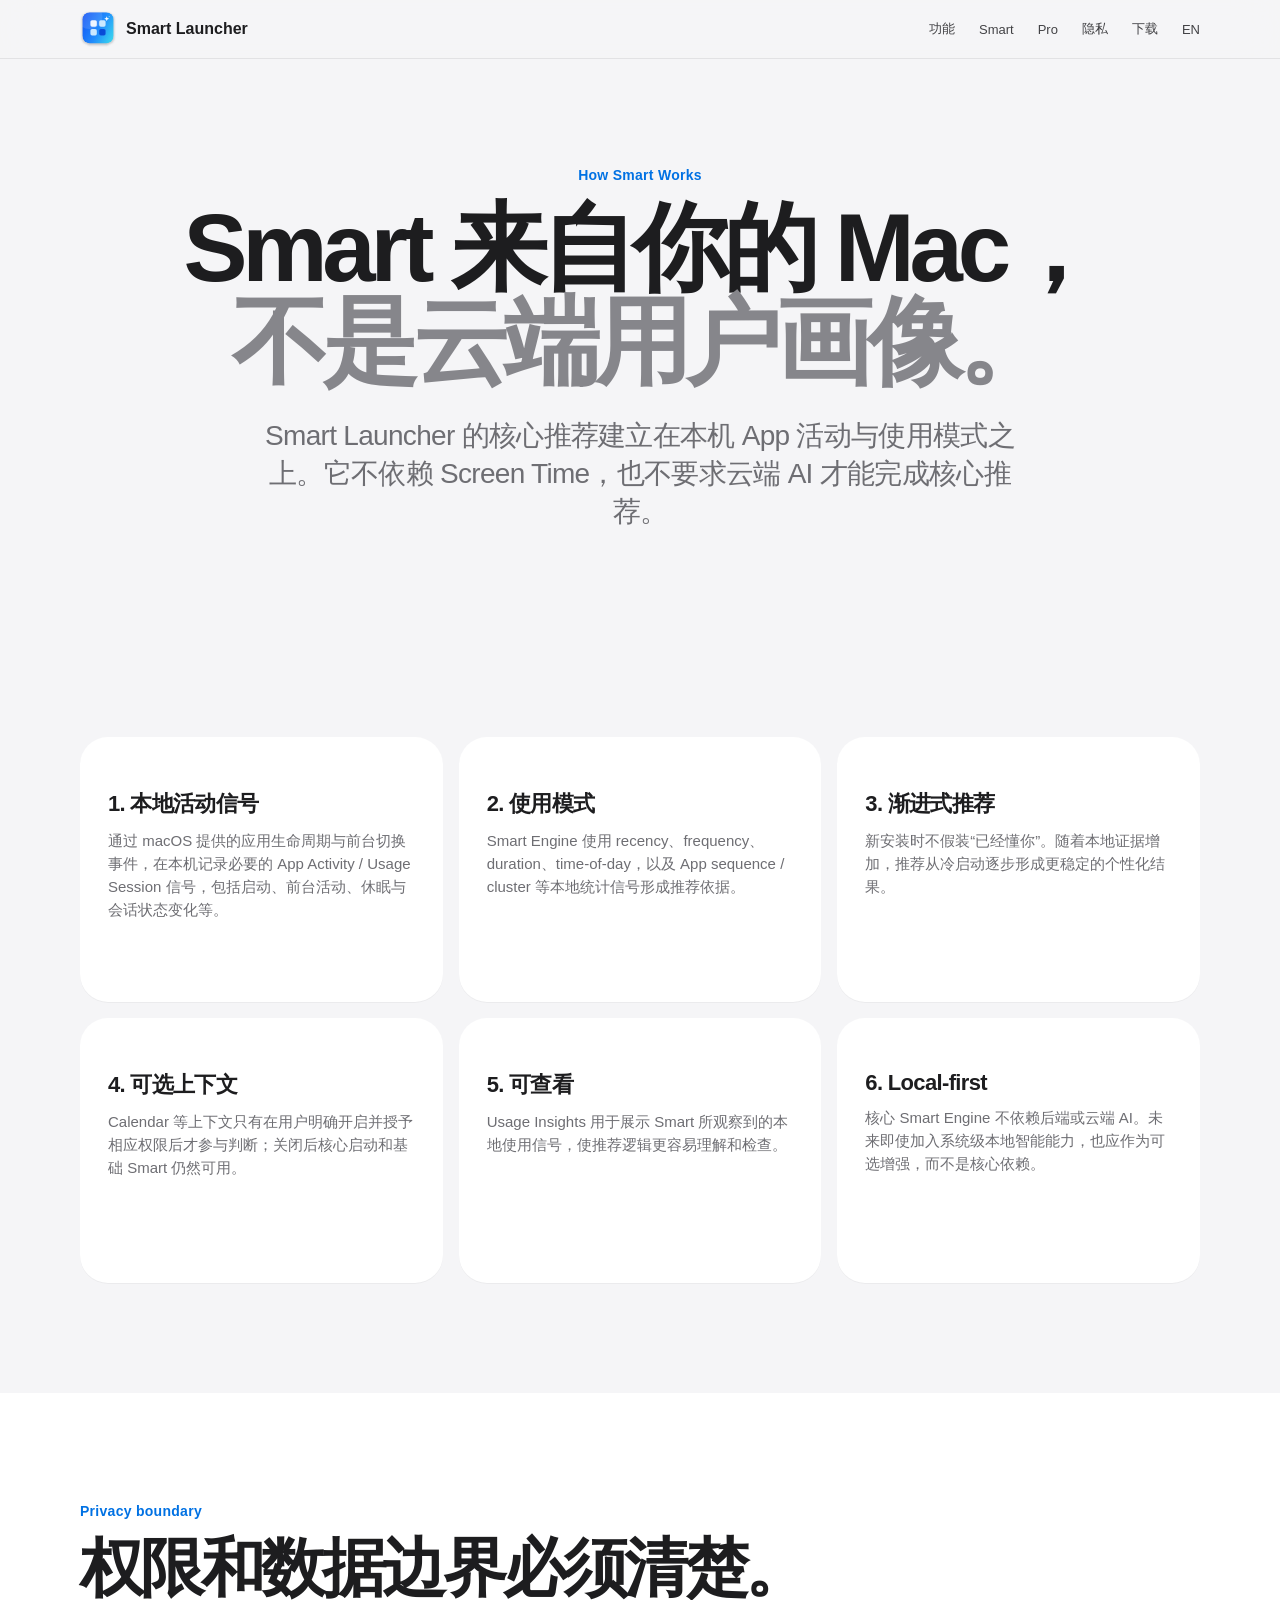
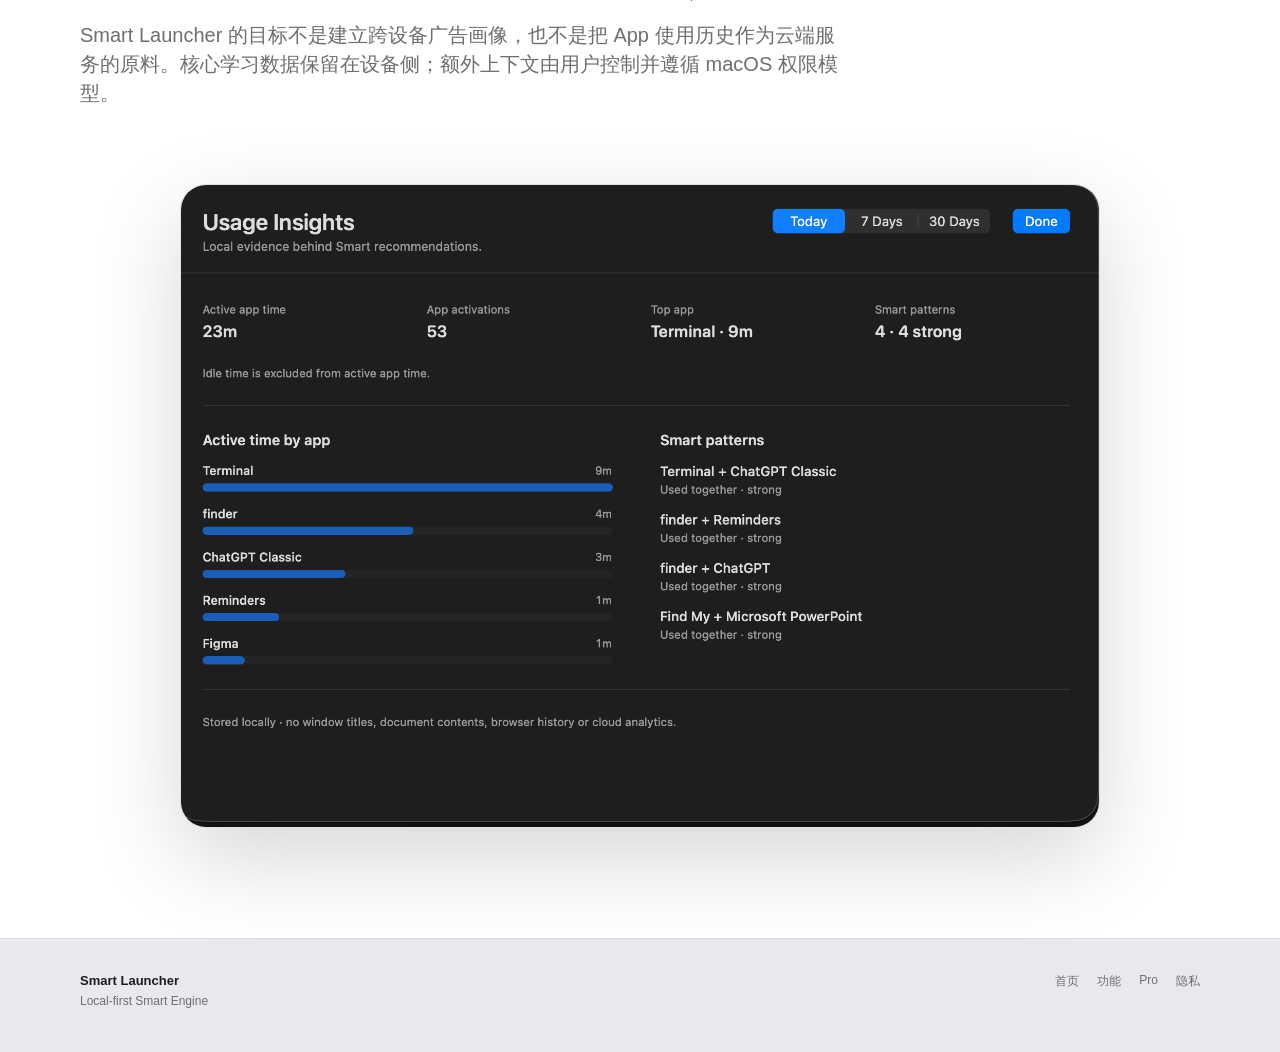
<file: smart-zh.html>
<!doctype html><html lang="zh-Hans"><head><meta charset="utf-8"><meta name="viewport" content="width=device-width,initial-scale=1"><meta name="description" content="Smart Launcher 的 Smart Engine 如何工作：本地 App 活动信号、推荐模型、Usage Insights、隐私与权限。"><title>Smart 如何工作 — Smart Launcher</title><link rel="stylesheet" href="./assets/styles.css"><link rel="stylesheet" href="./assets/product-shots.css"></head><body><header class="site-header"><div class="shell nav-wrap"><a class="brand" href="./index-zh.html"><span class="brand-mark">SL</span><span>Smart Launcher</span></a><nav class="nav-links"><a href="./features-zh.html">功能</a><a href="./smart-zh.html">Smart</a><a href="./pro-zh.html">Pro</a><a href="./legal-zh.html#privacy-policy">隐私</a><a href="./index-zh.html#download">下载</a><a href="./smart.html">EN</a></nav></div></header><main><section class="hero shell"><div class="eyebrow">How Smart Works</div><h1>Smart 来自你的 Mac，<br><span>不是云端用户画像。</span></h1><p class="hero-copy">Smart Launcher 的核心推荐建立在本机 App 活动与使用模式之上。它不依赖 Screen Time，也不要求云端 AI 才能完成核心推荐。</p></section><section class="section shell"><div class="feature-grid"><article class="feature-card"><h3>1. 本地活动信号</h3><p>通过 macOS 提供的应用生命周期与前台切换事件，在本机记录必要的 App Activity / Usage Session 信号，包括启动、前台活动、休眠与会话状态变化等。</p></article><article class="feature-card"><h3>2. 使用模式</h3><p>Smart Engine 使用 recency、frequency、duration、time-of-day，以及 App sequence / cluster 等本地统计信号形成推荐依据。</p></article><article class="feature-card"><h3>3. 渐进式推荐</h3><p>新安装时不假装“已经懂你”。随着本地证据增加，推荐从冷启动逐步形成更稳定的个性化结果。</p></article><article class="feature-card"><h3>4. 可选上下文</h3><p>Calendar 等上下文只有在用户明确开启并授予相应权限后才参与判断；关闭后核心启动和基础 Smart 仍然可用。</p></article><article class="feature-card"><h3>5. 可查看</h3><p>Usage Insights 用于展示 Smart 所观察到的本地使用信号，使推荐逻辑更容易理解和检查。</p></article><article class="feature-card"><h3>6. Local-first</h3><p>核心 Smart Engine 不依赖后端或云端 AI。未来即使加入系统级本地智能能力，也应作为可选增强，而不是核心依赖。</p></article></div></section><section class="section section-soft"><div class="shell"><div class="section-heading"><div class="eyebrow">Privacy boundary</div><h2>权限和数据边界必须清楚。</h2><p>Smart Launcher 的目标不是建立跨设备广告画像，也不是把 App 使用历史作为云端服务的原料。核心学习数据保留在设备侧；额外上下文由用户控制并遵循 macOS 权限模型。</p></div><div class="screenshot-section"><figure class="product-shot product-shot-window"><img src="./assets/screenshots/usage-insights.png" alt="Smart Launcher Usage Insights" width="1786" height="1248"></figure></div></div></section></main><footer class="site-footer"><div class="shell footer-wrap"><div><strong>Smart Launcher</strong><span>Local-first Smart Engine</span></div><nav><a href="./index-zh.html">首页</a><a href="./features-zh.html">功能</a><a href="./pro-zh.html">Pro</a><a href="./legal-zh.html#privacy-policy">隐私</a></nav></div></footer></body></html>
</file>
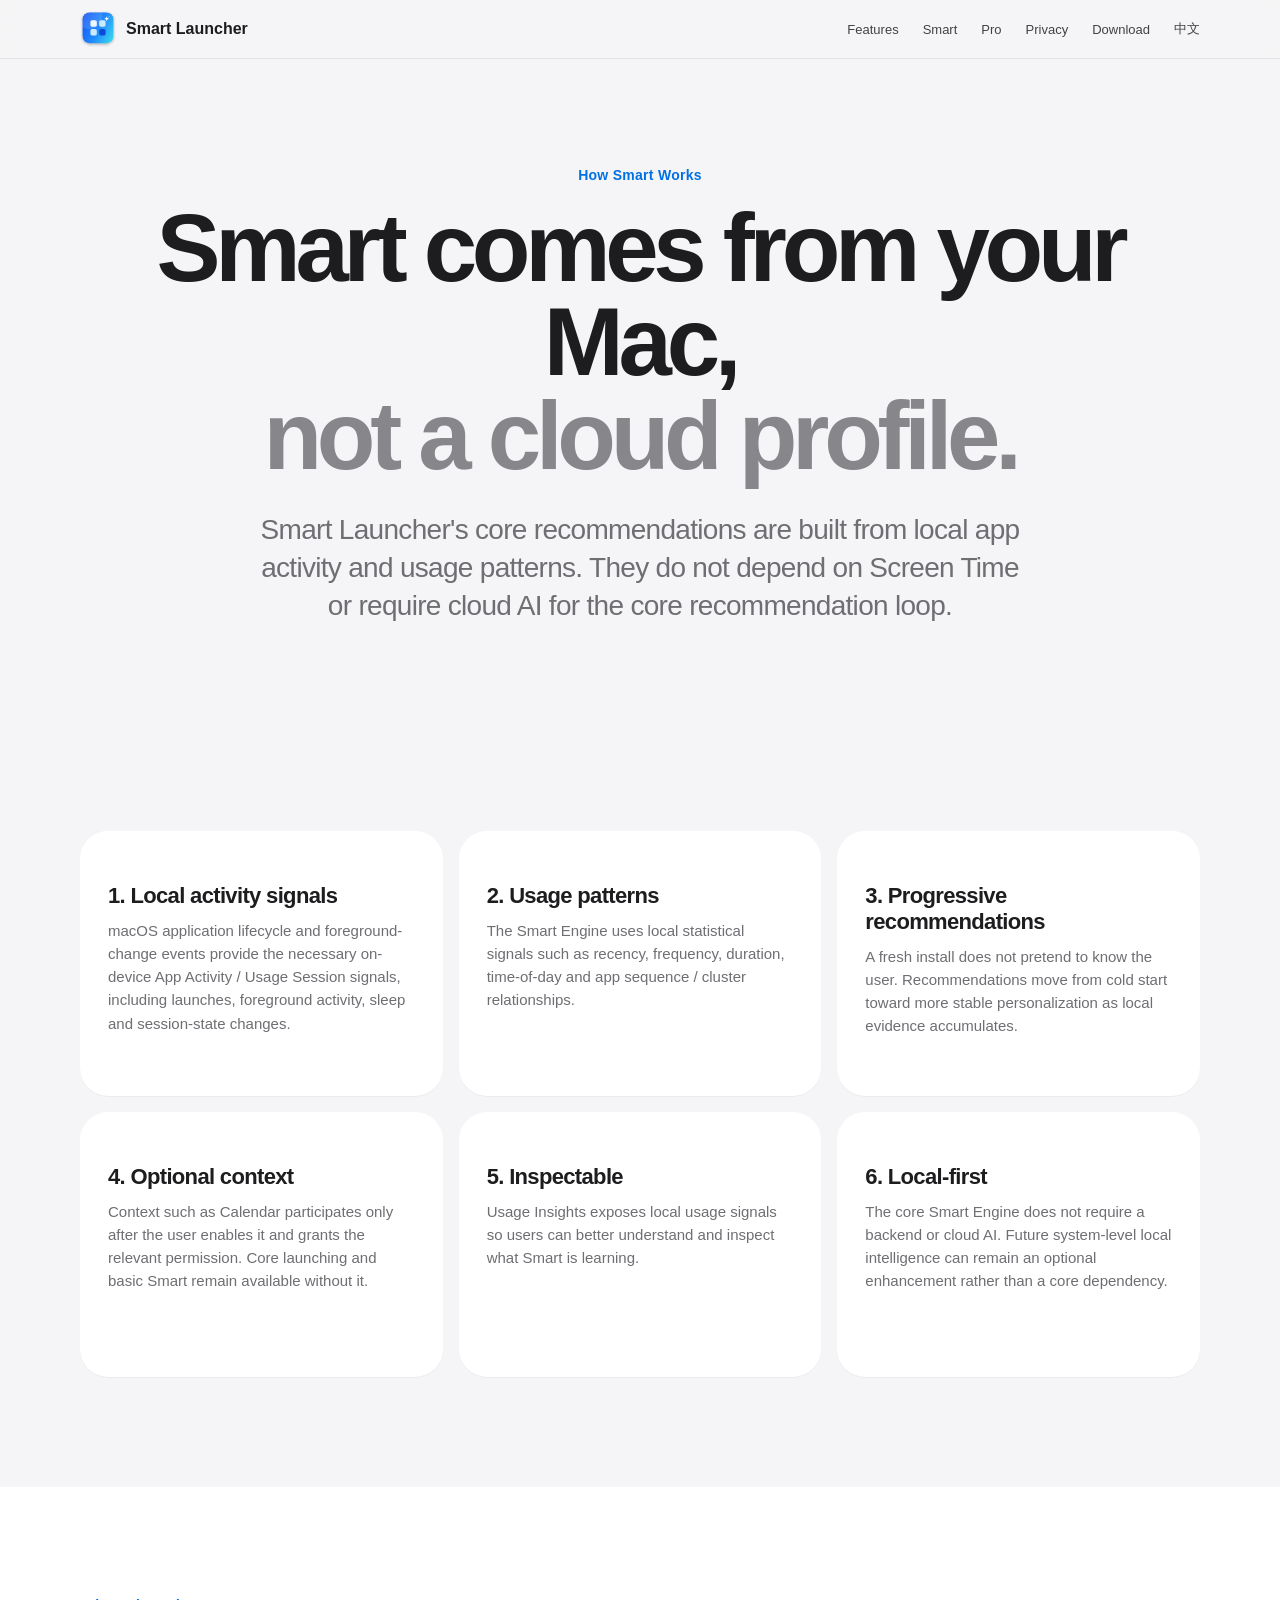
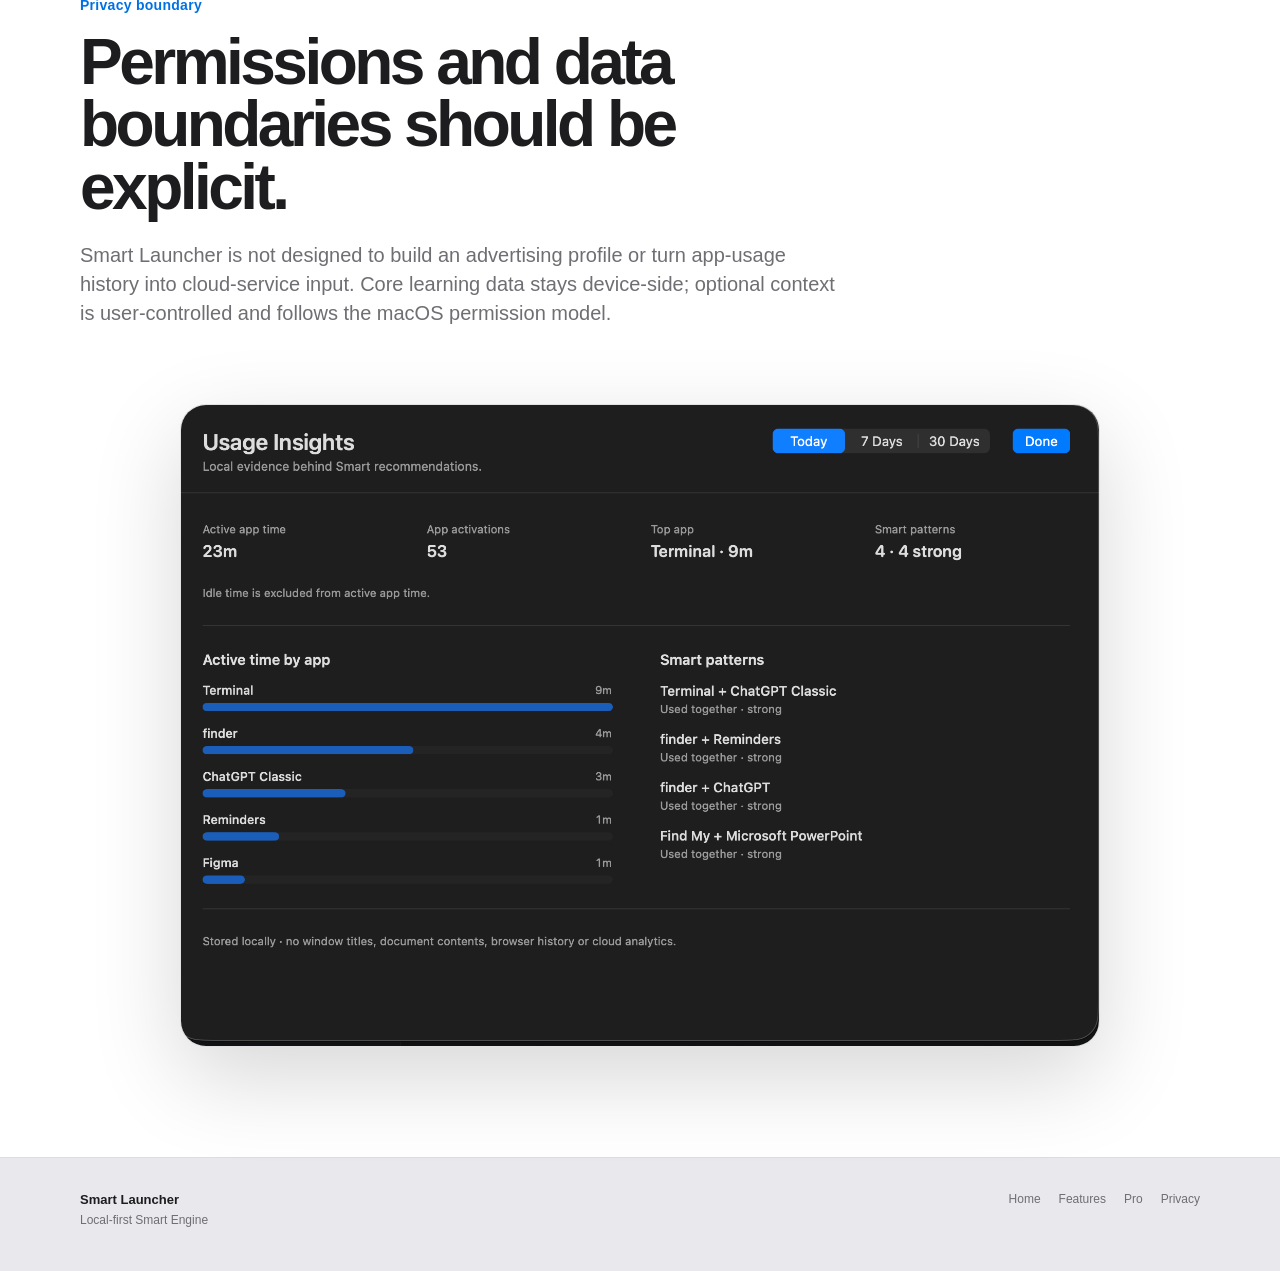
<file: smart.html>
<!doctype html><html lang="en"><head><meta charset="utf-8"><meta name="viewport" content="width=device-width,initial-scale=1"><meta name="description" content="How Smart Launcher works: local app activity signals, recommendations, Usage Insights, privacy and permissions."><title>How Smart Works — Smart Launcher</title><link rel="stylesheet" href="./assets/styles.css"><link rel="stylesheet" href="./assets/product-shots.css"></head><body><header class="site-header"><div class="shell nav-wrap"><a class="brand" href="./index.html"><span class="brand-mark">SL</span><span>Smart Launcher</span></a><nav class="nav-links"><a href="./features.html">Features</a><a href="./smart.html">Smart</a><a href="./pro.html">Pro</a><a href="./legal.html#privacy-policy">Privacy</a><a href="./index.html#download">Download</a><a href="./smart-zh.html">中文</a></nav></div></header><main><section class="hero shell"><div class="eyebrow">How Smart Works</div><h1>Smart comes from your Mac,<br><span>not a cloud profile.</span></h1><p class="hero-copy">Smart Launcher's core recommendations are built from local app activity and usage patterns. They do not depend on Screen Time or require cloud AI for the core recommendation loop.</p></section><section class="section shell"><div class="feature-grid"><article class="feature-card"><h3>1. Local activity signals</h3><p>macOS application lifecycle and foreground-change events provide the necessary on-device App Activity / Usage Session signals, including launches, foreground activity, sleep and session-state changes.</p></article><article class="feature-card"><h3>2. Usage patterns</h3><p>The Smart Engine uses local statistical signals such as recency, frequency, duration, time-of-day and app sequence / cluster relationships.</p></article><article class="feature-card"><h3>3. Progressive recommendations</h3><p>A fresh install does not pretend to know the user. Recommendations move from cold start toward more stable personalization as local evidence accumulates.</p></article><article class="feature-card"><h3>4. Optional context</h3><p>Context such as Calendar participates only after the user enables it and grants the relevant permission. Core launching and basic Smart remain available without it.</p></article><article class="feature-card"><h3>5. Inspectable</h3><p>Usage Insights exposes local usage signals so users can better understand and inspect what Smart is learning.</p></article><article class="feature-card"><h3>6. Local-first</h3><p>The core Smart Engine does not require a backend or cloud AI. Future system-level local intelligence can remain an optional enhancement rather than a core dependency.</p></article></div></section><section class="section section-soft"><div class="shell"><div class="section-heading"><div class="eyebrow">Privacy boundary</div><h2>Permissions and data boundaries should be explicit.</h2><p>Smart Launcher is not designed to build an advertising profile or turn app-usage history into cloud-service input. Core learning data stays device-side; optional context is user-controlled and follows the macOS permission model.</p></div><div class="screenshot-section"><figure class="product-shot product-shot-window"><img src="./assets/screenshots/usage-insights.png" alt="Smart Launcher Usage Insights" width="1786" height="1248"></figure></div></div></section></main><footer class="site-footer"><div class="shell footer-wrap"><div><strong>Smart Launcher</strong><span>Local-first Smart Engine</span></div><nav><a href="./index.html">Home</a><a href="./features.html">Features</a><a href="./pro.html">Pro</a><a href="./legal.html#privacy-policy">Privacy</a></nav></div></footer></body></html>
</file>
<file: assets/styles.css>
:root {
  color-scheme: light;
  --bg: #f5f5f7;
  --surface: rgba(255,255,255,.78);
  --surface-solid: #fff;
  --text: #1d1d1f;
  --muted: #6e6e73;
  --line: rgba(0,0,0,.08);
  --accent: #0071e3;
  --accent-hover: #0077ed;
  --radius: 28px;
  --shadow: 0 20px 60px rgba(0,0,0,.08);
}

* { box-sizing: border-box; }
html { scroll-behavior: smooth; }
body {
  margin: 0;
  font-family: -apple-system, BlinkMacSystemFont, "SF Pro Text", "Helvetica Neue", Arial, sans-serif;
  color: var(--text);
  background: var(--bg);
  -webkit-font-smoothing: antialiased;
}
a { color: inherit; text-decoration: none; }
.shell { width: min(1120px, calc(100% - 40px)); margin: 0 auto; }
.site-header {
  position: sticky; top: 0; z-index: 20;
  background: rgba(245,245,247,.78);
  backdrop-filter: saturate(180%) blur(20px);
  -webkit-backdrop-filter: saturate(180%) blur(20px);
  border-bottom: 1px solid var(--line);
}
.nav-wrap { min-height: 58px; display: flex; align-items: center; justify-content: space-between; gap: 24px; }
.brand { display: inline-flex; align-items: center; gap: 10px; font-weight: 650; }
.brand-mark, .download-icon {
  display: block;
  width: 36px;
  height: 36px;
  flex: 0 0 36px;
  border-radius: 0;
  color: transparent;
  font-size: 0;
  line-height: 0;
  background: url("./app-icon.svg") center / contain no-repeat;
  box-shadow: none;
}
.download-icon {
  width: 52px;
  height: 52px;
  flex-basis: 52px;
}
.nav-links { display: flex; align-items: center; gap: 24px; font-size: 13px; color: #424245; }
.nav-links a:hover, .site-footer a:hover { color: var(--accent); }
.hero { text-align: center; padding: 108px 0 96px; }
.eyebrow { font-size: 14px; font-weight: 700; letter-spacing: .02em; color: var(--accent); margin-bottom: 18px; }
.hero h1, .section-heading h2, .privacy-layout h2, .download-layout h2, .support-section h2 {
  margin: 0; letter-spacing: -.055em; line-height: .98;
}
.hero h1 { font-size: clamp(54px, 8vw, 96px); font-weight: 760; }
.hero h1 span { color: #86868b; }
.hero-copy { width: min(760px,100%); margin: 28px auto 0; color: var(--muted); font-size: clamp(20px,2.4vw,28px); line-height: 1.35; letter-spacing: -.025em; }
.hero-actions { display: flex; justify-content: center; gap: 12px; flex-wrap: wrap; margin-top: 34px; }
.button { display: inline-flex; align-items: center; justify-content: center; min-height: 46px; padding: 0 22px; border-radius: 999px; font-size: 15px; font-weight: 600; transition: .18s ease; }
.button-primary { color: white; background: var(--accent); }
.button-primary:hover { background: var(--accent-hover); transform: translateY(-1px); }
.button-secondary { background: rgba(255,255,255,.82); border: 1px solid rgba(0,0,0,.1); }
.button-secondary:hover { background: white; transform: translateY(-1px); }
.button-disabled, .button-disabled-dark { cursor: default; opacity: .6; }
.button-disabled { background: #ececf0; color: #6e6e73; }
.button-disabled-dark { background: rgba(255,255,255,.12); color: rgba(255,255,255,.72); }
.full { width: 100%; }
.compatibility { margin: 18px 0 0; color: #86868b; font-size: 13px; }
.launcher-demo {
  width: min(980px,100%); margin: 72px auto 0; padding: 28px; border-radius: 34px;
  text-align: left; color: white;
  background:
    radial-gradient(circle at 18% 0%, rgba(118,165,255,.58), transparent 38%),
    radial-gradient(circle at 90% 18%, rgba(255,137,171,.36), transparent 35%),
    linear-gradient(145deg,#272a31,#15171d 65%);
  box-shadow: 0 36px 90px rgba(0,0,0,.2), inset 0 1px 0 rgba(255,255,255,.12);
}
.demo-topbar { display: flex; justify-content: space-between; align-items: center; padding: 2px 4px 22px; }
.demo-title { font-size: 17px; font-weight: 700; }
.demo-chip { border: 1px solid rgba(255,255,255,.18); background: rgba(255,255,255,.09); border-radius: 999px; padding: 7px 11px; font-size: 12px; color: rgba(255,255,255,.82); }
.demo-grid { display: grid; grid-template-columns: repeat(4,1fr); gap: 14px; }
.demo-card { min-height: 180px; padding: 20px; border-radius: 22px; background: rgba(255,255,255,.11); border: 1px solid rgba(255,255,255,.1); backdrop-filter: blur(22px); display: flex; flex-direction: column; align-items: flex-start; }
.demo-card strong { margin-top: auto; font-size: 15px; }
.demo-card span { font-size: 12px; margin-top: 6px; color: rgba(255,255,255,.62); }
.demo-icon { width: 48px; height: 48px; border-radius: 14px; display: grid; place-items: center; background: rgba(255,255,255,.18); font-weight: 800; }
.section { padding: 110px 0; }
.section-soft { background: #fff; }
.section-heading { max-width: 760px; margin-bottom: 50px; }
.section-heading.centered { text-align: center; margin-left: auto; margin-right: auto; }
.section-heading h2, .privacy-layout h2, .download-layout h2, .support-section h2 { font-size: clamp(40px,5vw,64px); }
.section-heading p, .support-section p, .download-layout p { margin: 22px 0 0; color: var(--muted); font-size: 20px; line-height: 1.45; }
.feature-grid { display: grid; grid-template-columns: repeat(3,1fr); gap: 16px; }
.feature-card { min-height: 265px; padding: 28px; border-radius: var(--radius); background: var(--surface-solid); box-shadow: 0 1px 0 rgba(0,0,0,.04); }
.feature-symbol { font-size: 30px; height: 54px; }
.feature-card h3 { margin: 24px 0 10px; font-size: 22px; letter-spacing: -.03em; }
.feature-card p { margin: 0; color: var(--muted); line-height: 1.55; font-size: 15px; }
.privacy-layout { display: grid; grid-template-columns: 1.05fr .95fr; gap: 80px; align-items: start; }
.privacy-points { display: grid; gap: 28px; }
.privacy-points div { display: grid; gap: 7px; }
.privacy-points strong { font-size: 17px; }
.privacy-points span { color: var(--muted); line-height: 1.5; }
.text-link { color: var(--accent); font-weight: 600; }
.pricing-grid { display: grid; grid-template-columns: repeat(2,1fr); gap: 18px; max-width: 900px; margin: 0 auto; }
.price-card { padding: 34px; border-radius: 32px; background: #fff; border: 1px solid var(--line); }
.price-card-pro { background: linear-gradient(180deg,#fbfbfd,#eef4ff); border-color: rgba(0,113,227,.22); box-shadow: var(--shadow); }
.price-kicker { font-size: 14px; font-weight: 750; color: var(--muted); text-transform: uppercase; letter-spacing: .08em; }
.price { font-size: 52px; font-weight: 760; letter-spacing: -.05em; margin-top: 14px; }
.price-text { font-size: 40px; }
.price-copy { min-height: 48px; color: var(--muted); line-height: 1.5; }
.price-card ul { list-style: none; padding: 18px 0 6px; margin: 0 0 24px; border-top: 1px solid var(--line); }
.price-card li { padding: 8px 0 8px 25px; position: relative; }
.price-card li::before { content: "✓"; position: absolute; left: 0; color: var(--accent); font-weight: 800; }
.pricing-note { max-width: 780px; margin: 24px auto 0; text-align: center; color: #86868b; font-size: 12px; line-height: 1.55; }
.section-dark { background: #101114; color: white; }
.download-layout { display: grid; grid-template-columns: 1fr 1fr; gap: 60px; align-items: center; }
.eyebrow.light { color: #7eb8ff; }
.download-layout p { color: rgba(255,255,255,.58); }
.download-card { padding: 22px; border-radius: 24px; display: grid; grid-template-columns: auto 1fr auto; gap: 16px; align-items: center; background: rgba(255,255,255,.08); border: 1px solid rgba(255,255,255,.1); }
.download-card div:nth-child(2) { display: grid; gap: 5px; }
.download-card span { color: rgba(255,255,255,.55); font-size: 12px; }
.download-card .button-disabled-dark { color: rgba(255,255,255,.72); font-size: 14px; }
.support-section { display: grid; grid-template-columns: 1fr auto; gap: 50px; align-items: end; }
.support-section p { max-width: 680px; }
.support-links { display: grid; justify-items: end; gap: 16px; }
.site-footer { background: #e8e8ed; border-top: 1px solid rgba(0,0,0,.05); }
.footer-wrap { padding: 34px 0 44px; display: grid; grid-template-columns: 1fr auto; gap: 24px 40px; align-items: start; font-size: 12px; color: #6e6e73; }
.footer-wrap > div:first-child { display: grid; gap: 6px; }
.footer-wrap strong { color: #1d1d1f; font-size: 13px; }
.footer-wrap nav { display: flex; gap: 18px; flex-wrap: wrap; justify-content: flex-end; }
.copyright { grid-column: 1 / -1; padding-top: 18px; border-top: 1px solid rgba(0,0,0,.08); }

/* Legal */
.legal-hero { padding: 84px 0 38px; }
.legal-hero h1 { margin: 0; font-size: clamp(48px,7vw,76px); letter-spacing: -.055em; }
.legal-hero p { max-width: 720px; color: var(--muted); font-size: 18px; line-height: 1.55; }
.legal-nav { display: flex; gap: 10px; flex-wrap: wrap; margin-top: 26px; }
.legal-nav a { padding: 10px 14px; border-radius: 999px; background: white; border: 1px solid var(--line); font-size: 13px; }
.legal-document { padding: 50px 0 110px; }
.legal-section { max-width: 820px; margin: 0 auto 70px; padding: 42px; background: white; border-radius: 28px; }
.legal-section h2 { margin-top: 0; font-size: 34px; letter-spacing: -.035em; }
.legal-section h3 { margin-top: 34px; font-size: 18px; }
.legal-section p, .legal-section li { color: #515154; line-height: 1.7; }
.legal-section ul { padding-left: 22px; }
.policy-meta { color: #86868b; font-size: 13px; }
.notice { padding: 16px 18px; border-radius: 16px; background: #f5f5f7; color: #515154; font-size: 13px; line-height: 1.55; }

@media (max-width: 860px) {
  .nav-links a:nth-child(-n+2) { display: none; }
  .demo-grid, .feature-grid { grid-template-columns: repeat(2,1fr); }
  .privacy-layout, .download-layout { grid-template-columns: 1fr; gap: 42px; }
  .support-section { grid-template-columns: 1fr; align-items: start; }
  .support-links { justify-items: start; }
}
@media (max-width: 620px) {
  .shell { width: min(100% - 28px,1120px); }
  .nav-links { gap: 14px; }
  .nav-links a:nth-child(3) { display: none; }
  .brand-mark { width: 34px; height: 34px; flex-basis: 34px; }
  .download-icon { width: 48px; height: 48px; flex-basis: 48px; }
  .hero { padding: 78px 0 70px; }
  .hero-copy { font-size: 20px; }
  .launcher-demo { margin-top: 48px; padding: 18px; border-radius: 26px; }
  .demo-grid, .feature-grid, .pricing-grid { grid-template-columns: 1fr; }
  .demo-card { min-height: 140px; }
  .section { padding: 78px 0; }
  .price-text { font-size: 34px; }
  .download-card { grid-template-columns: auto 1fr; }
  .download-card .button-disabled-dark { grid-column: 1 / -1; }
  .footer-wrap { grid-template-columns: 1fr; }
  .footer-wrap nav { justify-content: flex-start; }
  .legal-section { padding: 28px 22px; border-radius: 22px; }
}
</file>
<file: assets/product-shots.css>
.brand-mark {
  width: 36px;
  height: 36px;
  flex: 0 0 36px;
  border-radius: 0;
  font-size: 0;
  color: transparent;
  background: url("./app-icon.svg") center / contain no-repeat;
  box-shadow: none;
}

/* Home feature headline: one clean line on desktop, balanced wrapping on mobile. */
#features > .section-heading {
  max-width: none;
}
#features > .section-heading h2 {
  font-size: clamp(34px, 3.8vw, 44px);
  line-height: 1.04;
  letter-spacing: -.045em;
  white-space: nowrap;
}
#features > .section-heading p {
  max-width: 1040px;
}

.product-shot { margin: 0; }
.product-shot img { display: block; width: 100%; height: auto; object-fit: contain; border-radius: 26px; border: 1px solid rgba(0,0,0,.08); box-shadow: 0 30px 90px rgba(0,0,0,.16); background: #111; }
.product-shot figcaption { margin-top: 12px; color: #86868b; font-size: 12px; text-align: center; }
.product-shot-hero { width: min(1120px,100%); margin: 68px auto 0; }
.product-shot-hero img { border-radius: 32px; box-shadow: 0 38px 100px rgba(0,0,0,.22); }
.screenshot-section { margin-top: 76px; display: grid; gap: 28px; }
.screenshot-section-soft { margin-top: 72px; }
.screenshot-section-trial { max-width: 980px; margin-left: auto; margin-right: auto; }
.screenshot-copy { max-width: 760px; }
.screenshot-copy h3 { margin: 0; font-size: clamp(30px,3.4vw,46px); line-height: 1.03; letter-spacing: -.045em; }
.screenshot-copy p { color: #6e6e73; font-size: 16px; line-height: 1.55; }
.product-shot-full { width: 100%; }
.product-shot-window { width: min(920px,100%); margin-left: auto; margin-right: auto; }
.product-shot-window img { background: #f5f5f7; }

@media (max-width: 760px) {
  #features > .section-heading h2 {
    font-size: clamp(30px, 8.4vw, 36px);
    line-height: 1.08;
    white-space: normal;
    text-wrap: balance;
    line-break: strict;
  }
}

@media (max-width: 620px) {
  .brand-mark { width: 34px; height: 34px; flex-basis: 34px; }
  #features > .section-heading {
    margin-bottom: 38px;
  }
  #features > .section-heading h2 {
    letter-spacing: -.04em;
  }
  #features > .section-heading p {
    margin-top: 18px;
    font-size: 18px;
  }
  .product-shot-hero { margin-top: 44px; }
  .product-shot img, .product-shot-hero img { border-radius: 20px; }
  .screenshot-section { margin-top: 52px; gap: 22px; }
}
</file>
<file: assets/why-pro.css>
.why-pro-heading {
  max-width: none;
  display: flex;
  align-items: baseline;
  gap: 24px;
  margin-bottom: 40px;
}

.why-pro-heading .eyebrow {
  flex: 0 0 auto;
  margin: 0;
}

.why-pro-heading h2 {
  font-size: clamp(36px, 4.4vw, 58px);
  white-space: nowrap;
}

.why-pro-grid {
  grid-template-columns: repeat(2, minmax(0, 1fr));
  gap: 18px;
}

.why-pro-grid .feature-card {
  min-height: 220px;
}

@media (max-width: 760px) {
  .why-pro-heading {
    display: block;
    margin-bottom: 34px;
  }

  .why-pro-heading .eyebrow {
    margin-bottom: 14px;
  }

  .why-pro-heading h2 {
    white-space: normal;
  }
}

@media (max-width: 620px) {
  .why-pro-grid {
    grid-template-columns: 1fr;
  }

  .why-pro-grid .feature-card {
    min-height: 0;
  }
}
</file>
